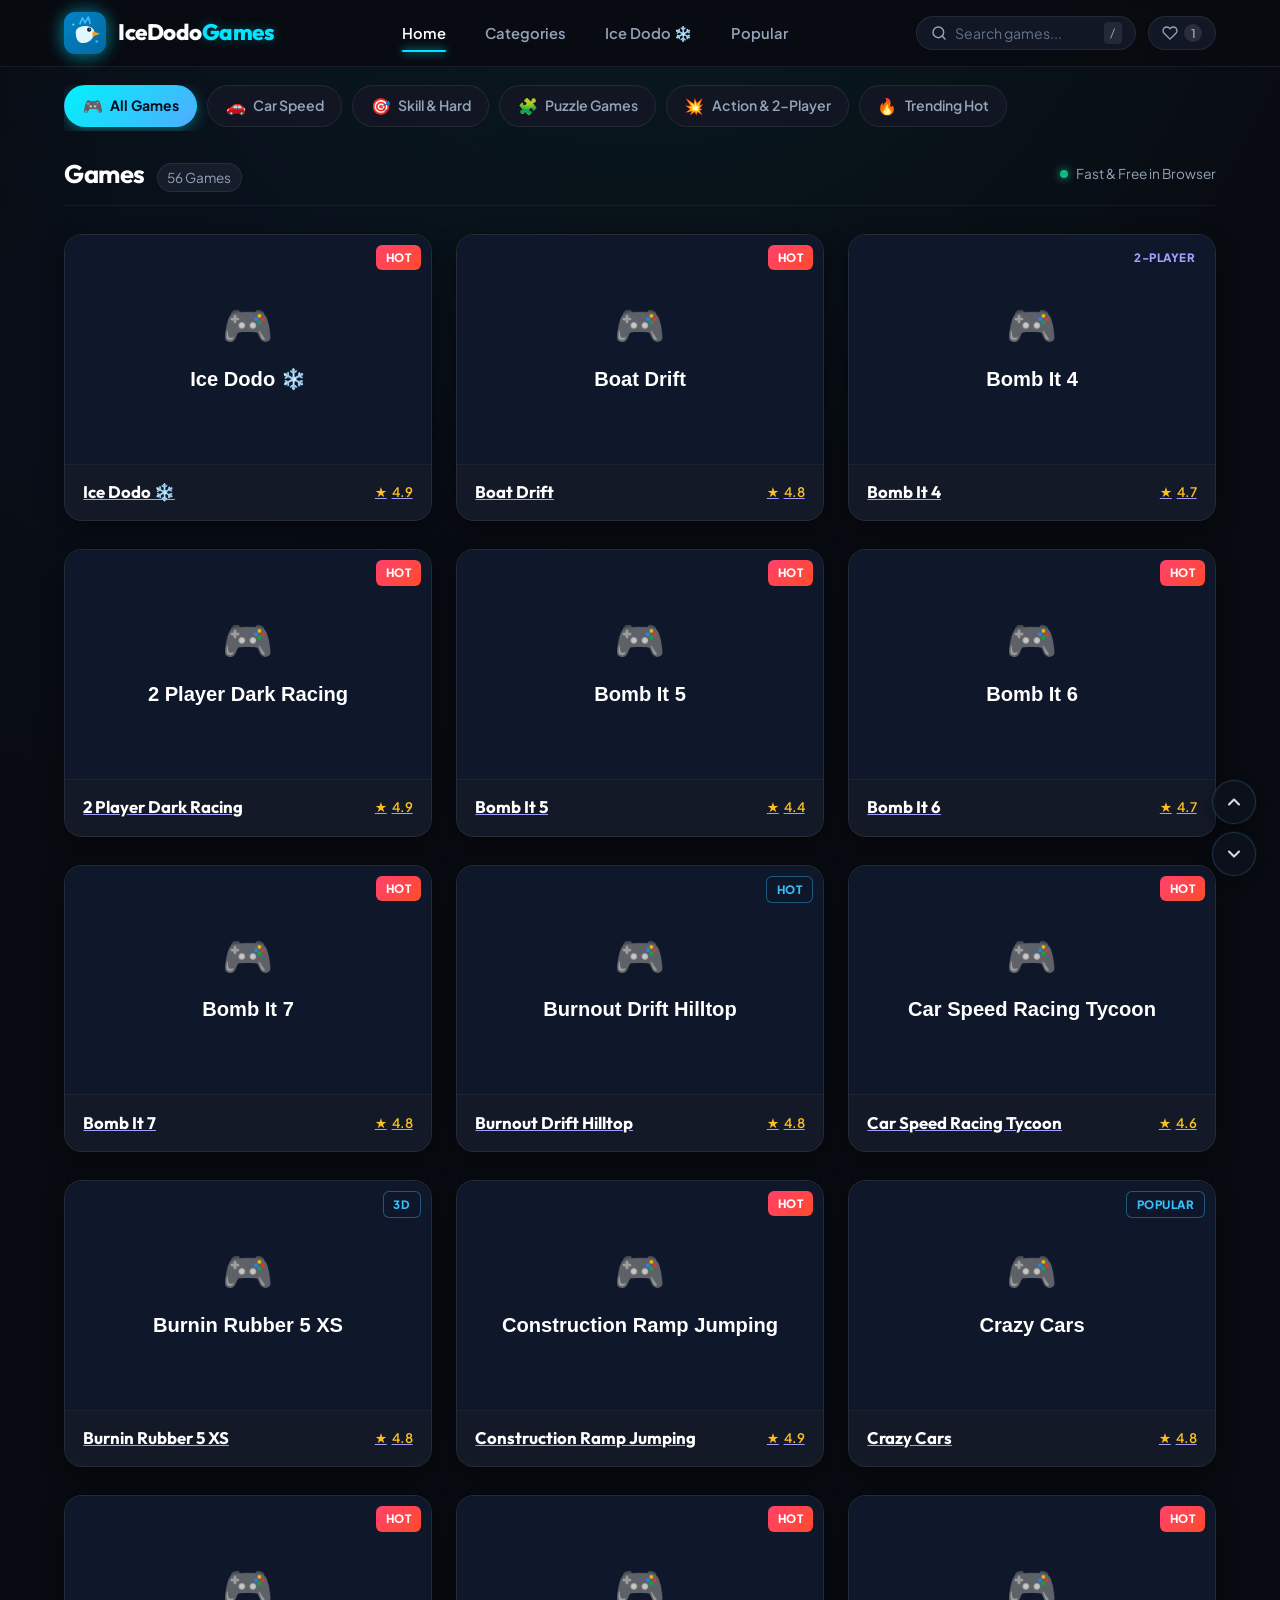
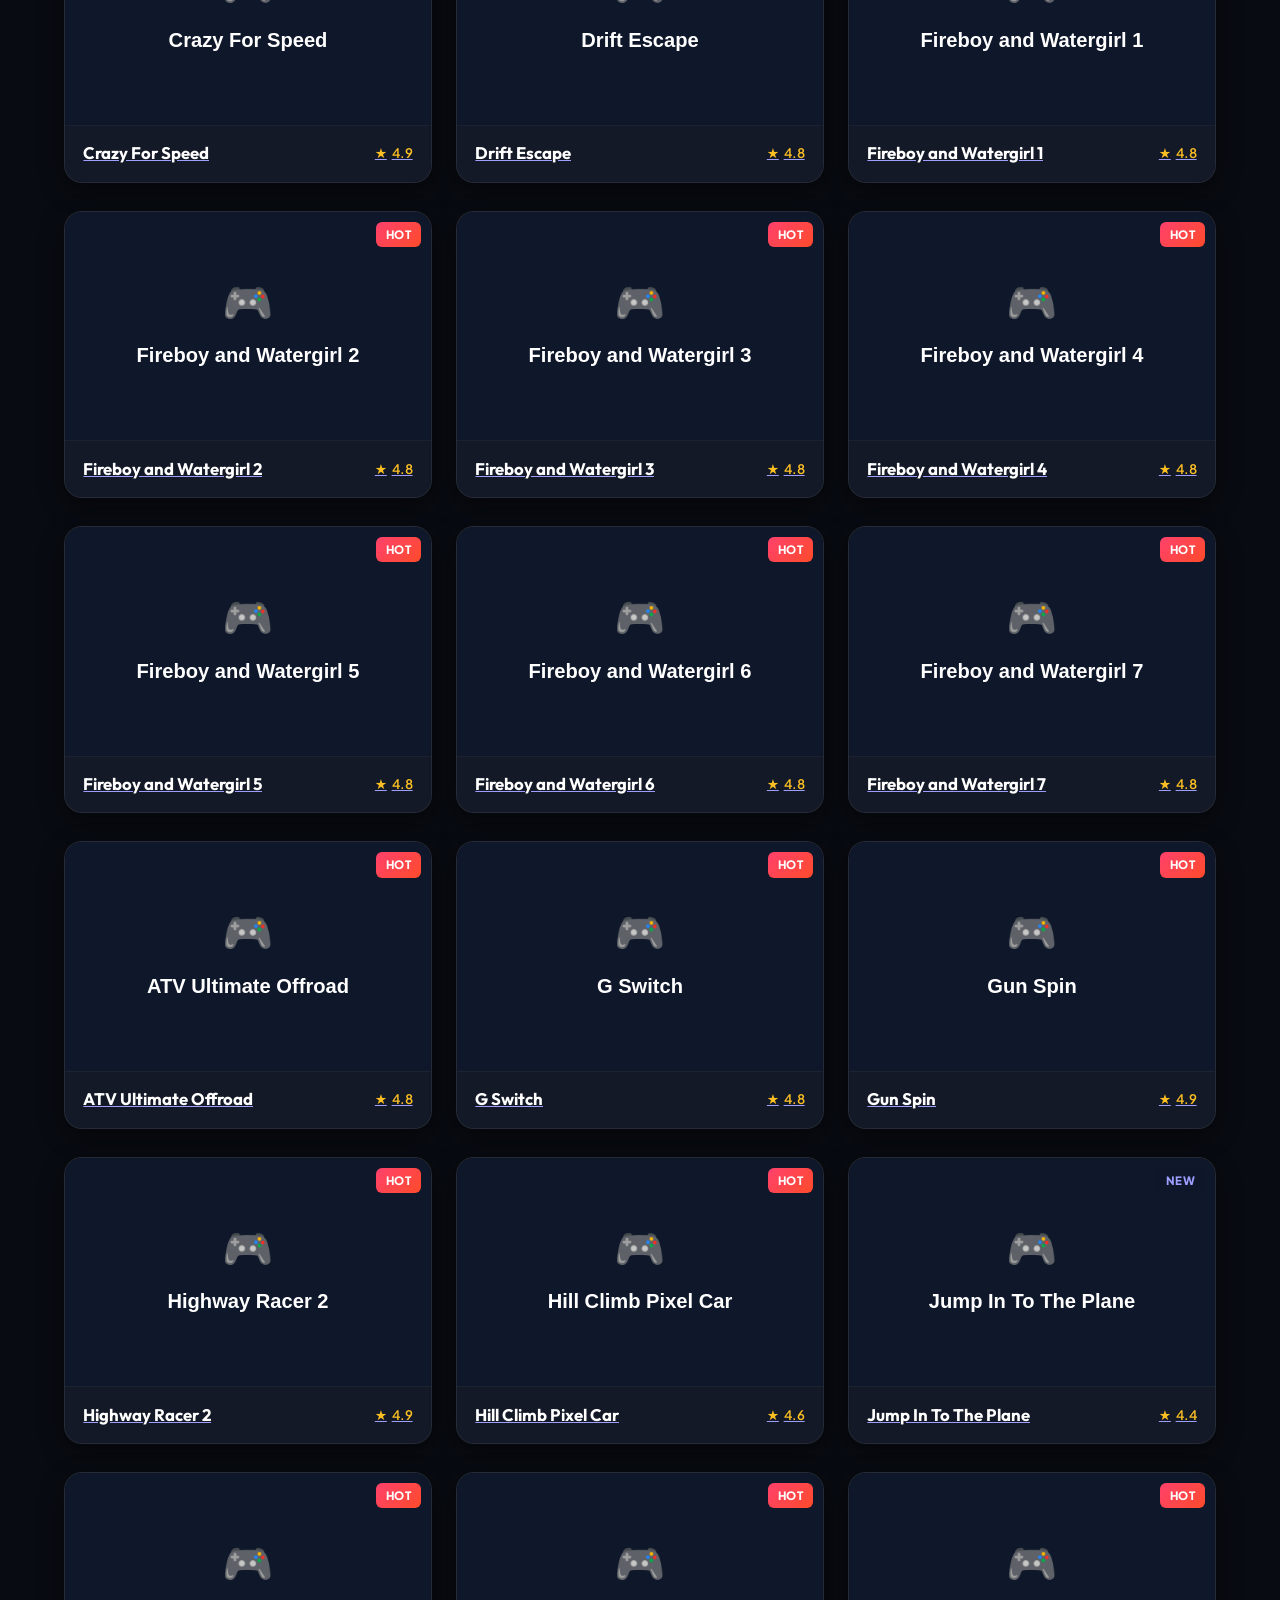
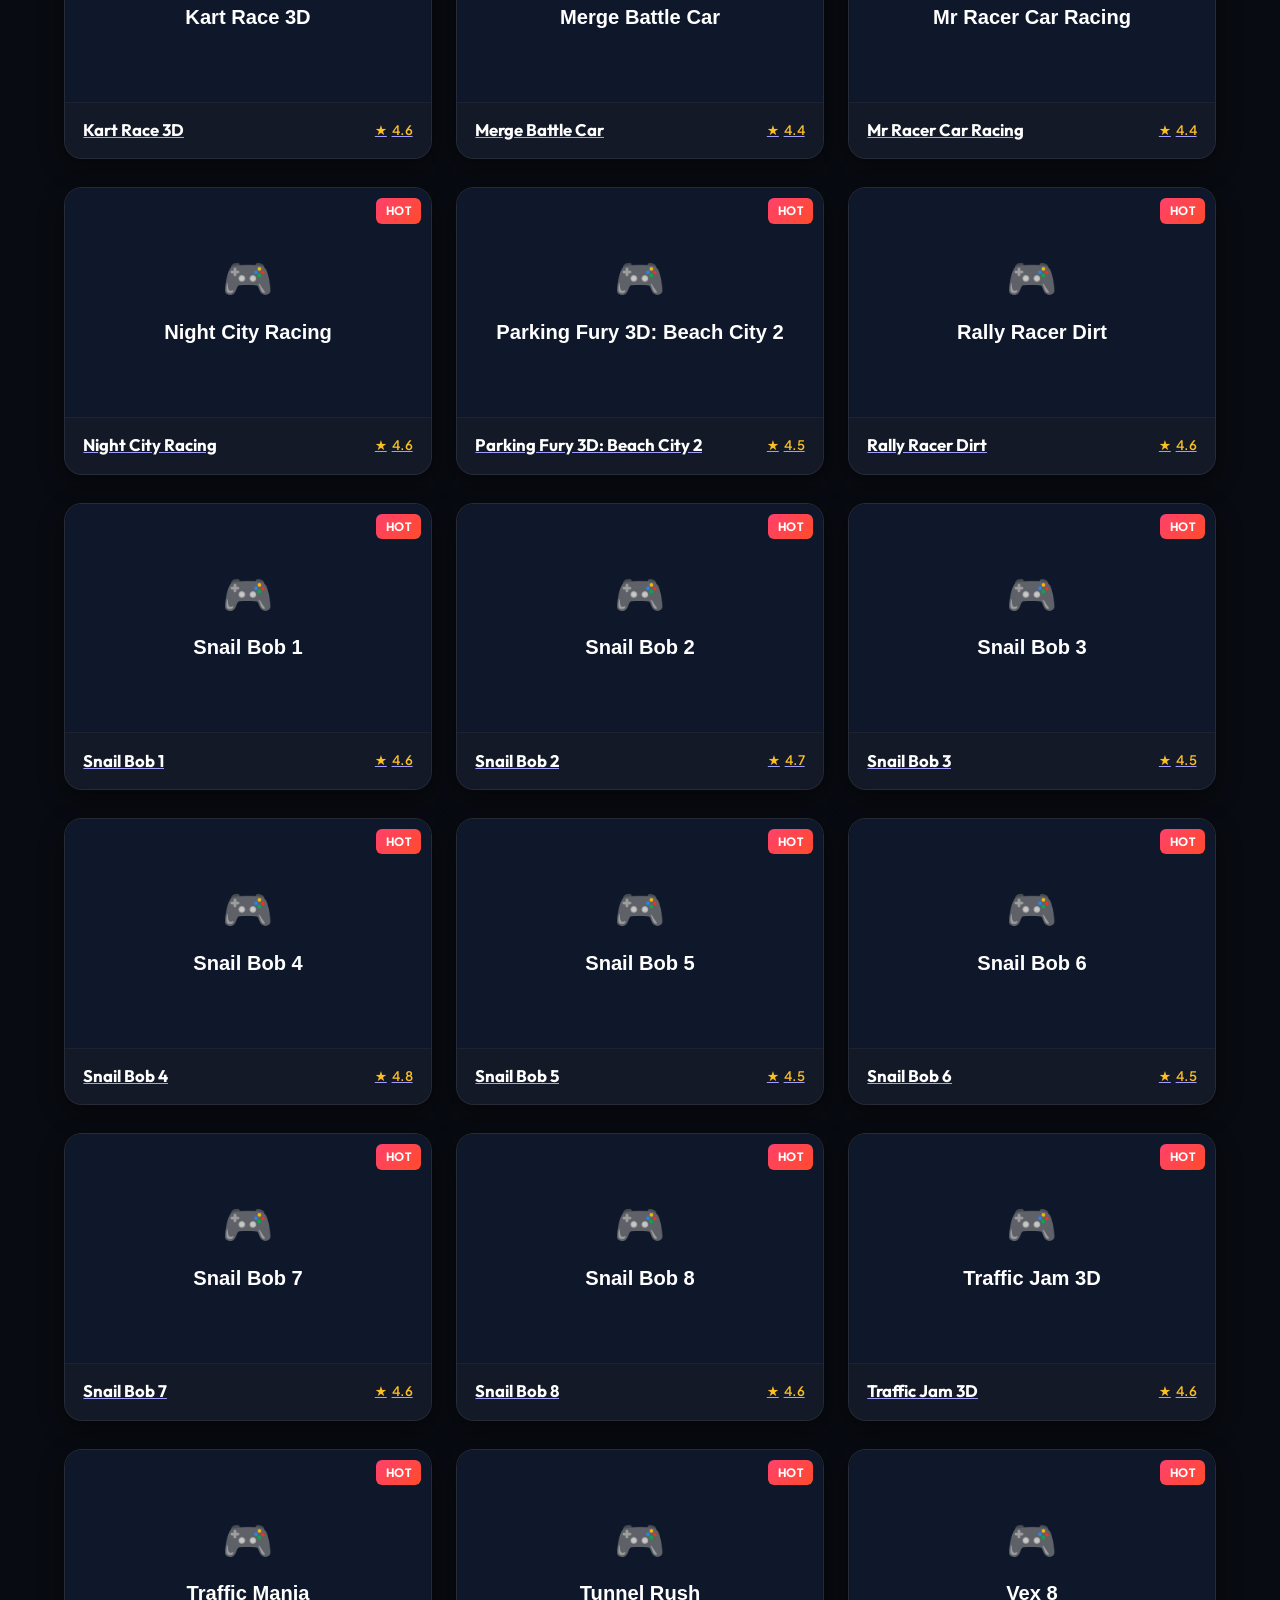
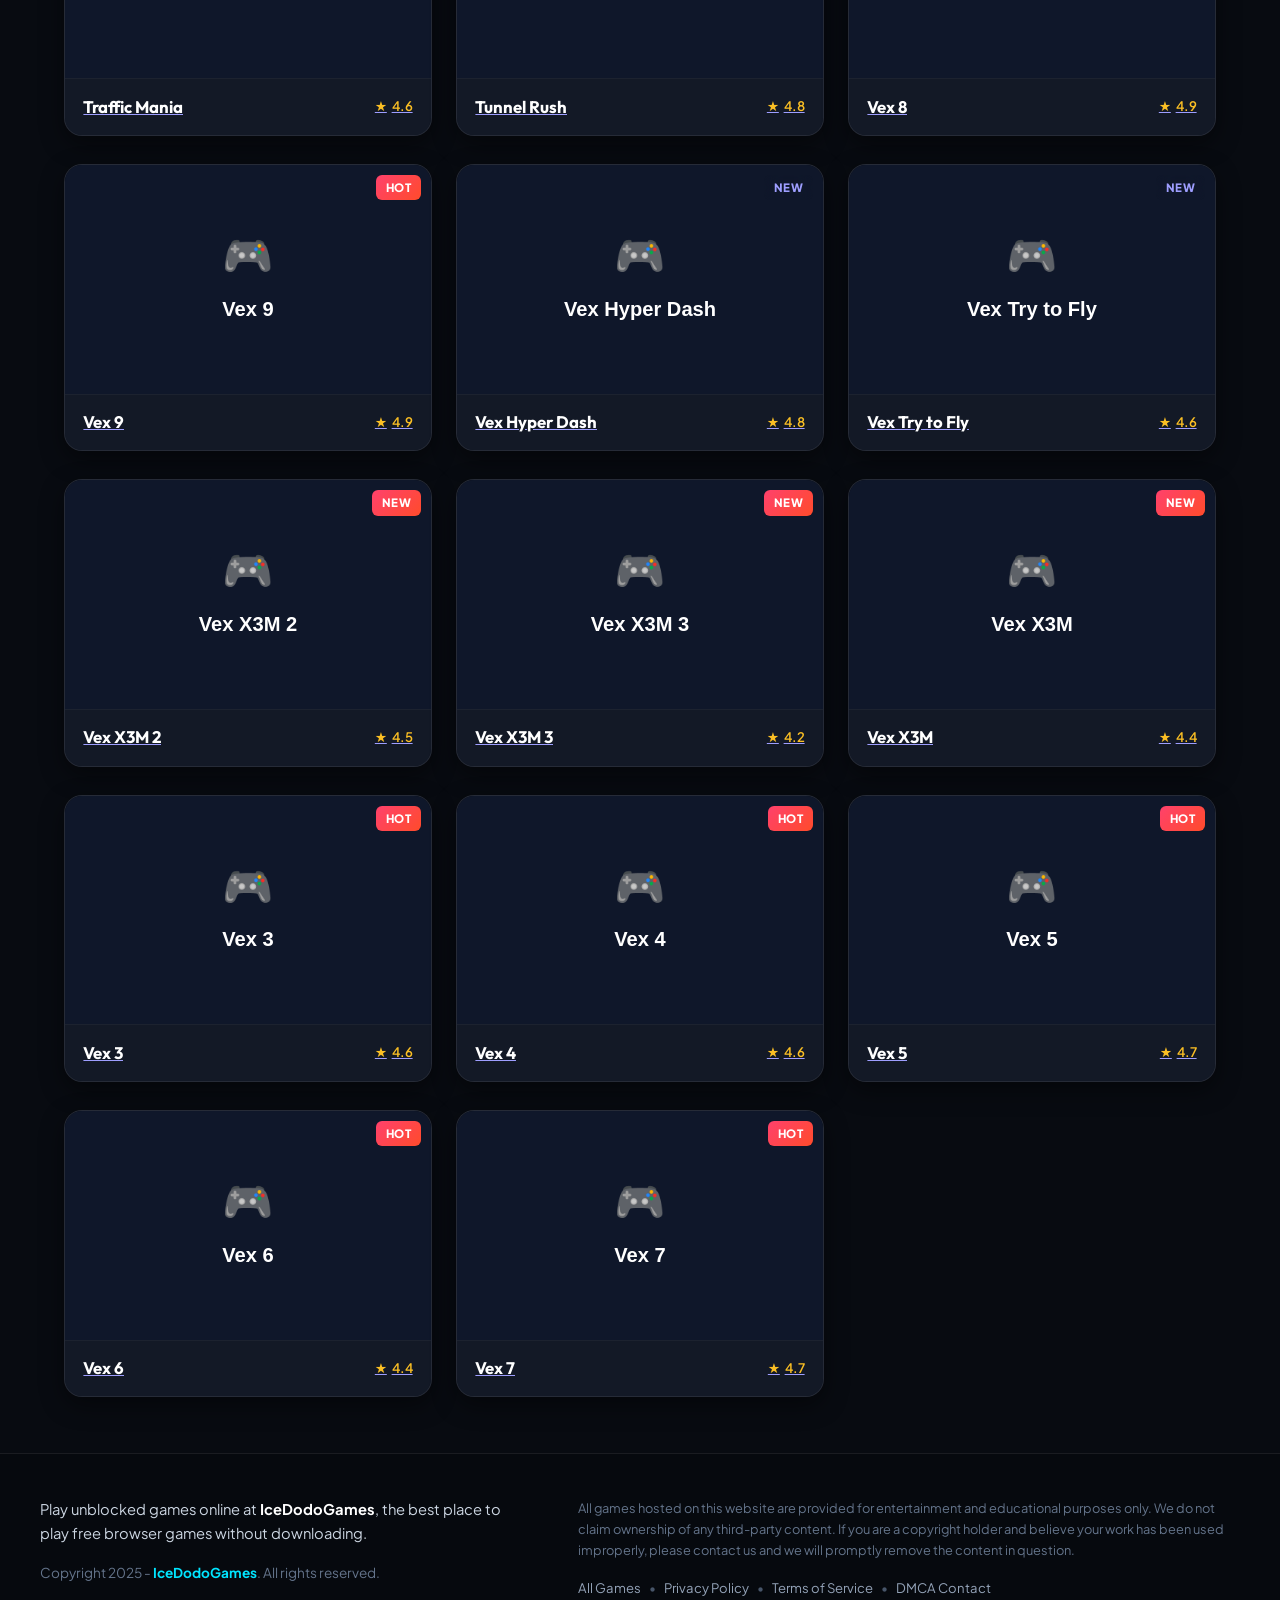
<file: index.html>
<!DOCTYPE html>
<html lang="en">

<head>
  <meta charset="UTF-8">
  <meta name="viewport" content="width=device-width, initial-scale=1.0">
  <title>Ice Dodo Games - Free Unblocked Games & Websites for School Chromebook</title>
  <meta name="description"
    content="Play the best free unblocked games at school on Chromebook! Ice Dodo Games is one of the top unblocked websites for school with no downloads or blocks. Fast, lag-free browser gaming.">
  <meta name="keywords"
    content="unblocked games, unbloked games, unblocked websites for school, unbloked websites for school chrome book, unblocked games for school chromebook, chromebook games unblocked, unblocked games at school, free unblocked games, unblocked games 76, unblocked games 66, unblocked games world, ice dodo games, games unblocked at school">
  <meta name="robots" content="index, follow, max-image-preview:large, max-snippet:-1, max-video-preview:-1">
  <link rel="canonical" href="https://icedodogame.github.io/">

  <!-- Open Graph / Facebook / Google Rich Preview -->
  <meta property="og:type" content="website">
  <meta property="og:site_name" content="Ice Dodo Games">
  <meta property="og:url" content="https://icedodogame.github.io/">
  <meta property="og:title" content="Ice Dodo Games - Free Unblocked Games & Websites for School Chromebook">
  <meta property="og:description"
    content="Play the best free unblocked games at school on Chromebook! Ice Dodo Games is one of the top unblocked websites for school with fast, free browser games and no downloads.">
  <meta property="og:image" content="https://icedodogame.github.io/og-image.jpg">
  <meta property="og:image:secure_url" content="https://icedodogame.github.io/og-image.jpg">
  <meta property="og:image:type" content="image/jpeg">
  <meta property="og:image:width" content="1280">
  <meta property="og:image:height" content="720">
  <meta property="og:image:alt" content="Ice Dodo Games - Free Unblocked Games for School on Chromebook">

  <!-- Twitter Card -->
  <meta name="twitter:card" content="summary_large_image">
  <meta name="twitter:title" content="Ice Dodo Games - Free Unblocked Games & Websites for School Chromebook">
  <meta name="twitter:description"
    content="Play the best free unblocked games at school on Chromebook! Ice Dodo Games is one of the top unblocked websites for school with fast, free browser games and no downloads.">
  <meta name="twitter:image" content="https://icedodogame.github.io/og-image.jpg">

  <!-- Google Search Image Thumbnail Link -->
  <link rel="image_src" href="https://icedodogame.github.io/og-image.jpg">

  <!-- Favicon -->
  <link rel="icon" type="image/svg+xml"
    href="data:image/svg+xml,<svg xmlns='http://www.w3.org/2000/svg' viewBox='0 0 100 100'><circle cx='50' cy='50' r='48' fill='%230b1329'/><path d='M30 45 C30 25, 70 25, 70 45 C70 65, 55 75, 40 75 C30 75, 30 55, 30 45 Z' fill='%2300f2fe'/><ellipse cx='42' cy='42' rx='5' ry='6' fill='%23081026'/><ellipse cx='43' cy='40' rx='2' ry='2' fill='%23ffffff'/><polygon points='45,45 68,52 48,58' fill='%23ff9900'/><polygon points='22,48 35,40 33,56' fill='%2338ef7d'/></svg>">

  <!-- Google Fonts -->
  <link rel="preconnect" href="https://fonts.googleapis.com">
  <link rel="preconnect" href="https://fonts.gstatic.com" crossorigin>
  <link
    href="https://fonts.googleapis.com/css2?family=Outfit:wght@400;500;600;700;800&family=Plus+Jakarta+Sans:wght@400;500;600;700&display=swap"
    rel="stylesheet">

  <link rel="stylesheet" href="style.css">

  <!-- Google Structured Data (JSON-LD) -->
  <script type="application/ld+json">
  {
    "@context": "https://schema.org",
    "@type": "WebSite",
    "name": "Ice Dodo Games",
    "url": "https://icedodogame.github.io/",
    "description": "Play the best free unblocked games at school on Chromebook. Ice Dodo Games is a premier unblocked website for school featuring fast, lag-free browser games without downloads.",
    "image": "https://icedodogame.github.io/og-image.jpg"
  }
  </script>
</head>

<body>

  <!-- Top Navigation Bar -->
  <header class="navbar" id="topNavbar">
    <div class="nav-container">

      <!-- Brand / Logo -->
      <a href="#" class="brand-logo" id="homeLogoBtn">
        <div class="logo-icon-wrapper">
          <svg class="logo-icon" viewBox="0 0 100 100" fill="none" xmlns="http://www.w3.org/2000/svg">
            <rect width="100" height="100" rx="26" fill="url(#logo-grad)" />
            <!-- Cute Frosty Dodo / Ice Runner Icon -->
            <path d="M28 48C28 30 68 28 72 46C74 56 64 74 46 74C32 74 28 62 28 48Z" fill="#E0F7FF" />
            <circle cx="60" cy="42" r="5" fill="#0F172A" />
            <circle cx="61.5" cy="40.5" r="1.5" fill="#FFFFFF" />
            <!-- Beak -->
            <path d="M68 46L86 52L68 59Z" fill="#FF9E00" />
            <!-- Crest/Ice crystal crown -->
            <path d="M38 28L44 14L50 26L58 12L62 27" stroke="#38BDF8" stroke-width="4" stroke-linecap="round"
              stroke-linejoin="round" />
            <!-- Frost Sparkles -->
            <circle cx="22" cy="30" r="2.5" fill="#7DD3FC" />
            <circle cx="78" cy="70" r="3" fill="#38BDF8" />
            <defs>
              <linearGradient id="logo-grad" x1="0" y1="0" x2="100" y2="100" gradientUnits="userSpaceOnUse">
                <stop stop-color="#0284C7" />
                <stop offset="1" stop-color="#0369A1" />
              </linearGradient>
            </defs>
          </svg>
          <div class="logo-frost-glow"></div>
        </div>
        <div class="brand-text-group">
          <span class="brand-name">IceDodo<span class="brand-highlight">Games</span></span>
        </div>
      </a>

      <!-- Center Nav Links -->
      <nav class="nav-links" id="mainNav">
        <a href="index.html" class="nav-link active" data-category="all">Home</a>
        <a href="category/" class="nav-link">Categories</a>
        <a href="play.html?id=ice-dodo" class="nav-link" id="navIceDodoBtn">Ice Dodo ❄️</a>
        <a href="category/hot/" class="nav-link" id="navTrendingBtn">Popular</a>
      </nav>

      <!-- Right Actions: Search Bar & Favorite Filter -->
      <div class="nav-right">
        <div class="search-container">
          <svg class="search-icon" viewBox="0 0 24 24" fill="none" stroke="currentColor" stroke-width="2.2"
            stroke-linecap="round" stroke-linejoin="round">
            <circle cx="11" cy="11" r="8"></circle>
            <line x1="21" y1="21" x2="16.65" y2="16.65"></line>
          </svg>
          <input type="text" id="searchInput" placeholder="Search games..." autocomplete="off" spellcheck="false">
          <button class="clear-search-btn" id="clearSearchBtn" title="Clear search"
            aria-label="Clear search">&times;</button>
          <span class="search-kbd-hint">/</span>
        </div>

        <button class="fav-filter-btn" id="favoritesToggleBtn" title="View Favorite Games" aria-label="Favorites">
          <svg class="fav-btn-icon" viewBox="0 0 24 24" fill="none" stroke="currentColor" stroke-width="2"
            stroke-linecap="round" stroke-linejoin="round">
            <path
              d="M20.84 4.61a5.5 5.5 0 0 0-7.78 0L12 5.67l-1.06-1.06a5.5 5.5 0 0 0-7.78 7.78l1.06 1.06L12 21.23l7.78-7.78 1.06-1.06a5.5 5.5 0 0 0 0-7.78z">
            </path>
          </svg>
          <span class="fav-count" id="favCountBadge">0</span>
        </button>
      </div>

    </div>
  </header>

  <!-- Category Filter Bar (Custom refinement) -->
  <section class="categories-bar" id="categories">
    <div class="categories-container">
      <div class="category-pills" id="categoryPills">
        <a href="index.html" class="pill active" data-category="all">
          <span class="pill-icon">🎮</span> All Games
        </a>
        <a href="category/Carspeed/" class="pill" data-category="Carspeed">
          <span class="pill-icon">🚗</span> Car Speed
        </a>
        <a href="category/skill/" class="pill" data-category="skill">
          <span class="pill-icon">🎯</span> Skill & Hard
        </a>
        <a href="category/puzzle/" class="pill" data-category="puzzle">
          <span class="pill-icon">🧩</span> Puzzle Games
        </a>
        <a href="category/action/" class="pill" data-category="action">
          <span class="pill-icon">💥</span> Action & 2-Player
        </a>
        <a href="category/hot/" class="pill" data-category="hot">
          <span class="pill-icon">🔥</span> Trending Hot
        </a>
      </div>
    </div>
  </section>

  <!-- Main Game Showcase Container -->
  <main class="main-content">
    <div class="content-container">

      <!-- Section Title Bar with Counter -->
      <div class="section-header">
        <div class="section-title-wrap">
          <h1 class="section-title" id="gamesSectionTitle">Games</h1>
          <span class="game-counter" id="gameCounter">56 Games</span>
        </div>
        <div class="section-view-filter">
          <span class="status-indicator"></span> Fast & Free in Browser
        </div>
      </div>

      <!-- Games Grid (Preserves the clean MacroloGames 3-column layout with premium modern touches) -->
      <div class="games-grid" id="gamesGrid">
        <!-- Rendered dynamically by app.js -->
      </div>

      <!-- Empty Search State -->
      <div class="empty-state" id="emptyState" style="display: none;">
        <div class="empty-state-icon">❄️</div>
        <h3>No games found</h3>
        <p>Try searching for different keywords or browse all available games.</p>
        <button class="btn-reset-filter" id="resetSearchBtn">Show All Games</button>
      </div>

    </div>
  </main>



  <!-- Footer (Closely matches the user's reference with enhanced typography and clean spacing) -->
  <footer class="site-footer" id="footer">
    <div class="footer-container">
      <div class="footer-left">
        <p class="footer-description">
          Play unblocked games online at <strong class="highlight-white">IceDodoGames</strong>, the best place to play
          free browser games without downloading.
        </p>
        <p class="footer-copyright">
          Copyright 2025 - <span class="highlight-cyan">IceDodoGames</span>. All rights reserved.
        </p>
      </div>
      <div class="footer-right">
        <p class="footer-disclaimer">
          All games hosted on this website are provided for entertainment and educational purposes only. We do not claim
          ownership of any third-party content. If you are a copyright holder and believe your work has been used
          improperly, please contact us and we will promptly remove the content in question.
        </p>
        <div class="footer-meta-links">
          <a href="index.html">All Games</a> &bull;
          <a href="privacy-policy/">Privacy Policy</a> &bull;
          <a href="terms/">Terms of Service</a> &bull;
          <a href="dmca/">DMCA Contact</a>
        </div>
      </div>
    </div>
  </footer>

  <!-- Scroll To Top / Bottom Buttons -->
  <div class="scroll-controls" id="scrollControls" aria-label="Scroll navigation">
    <button class="scroll-btn scroll-btn-up" id="scrollUpBtn" title="Scroll to top" aria-label="Scroll to top"
      onclick="window.scrollTo({top: 0, behavior: 'smooth'})">
      <svg viewBox="0 0 24 24" width="20" height="20" fill="none" stroke="currentColor" stroke-width="2.5"
        stroke-linecap="round" stroke-linejoin="round">
        <polyline points="18 15 12 9 6 15"></polyline>
      </svg>
    </button>
    <button class="scroll-btn scroll-btn-down" id="scrollDownBtn" title="Scroll to bottom" aria-label="Scroll to bottom"
      onclick="window.scrollTo({top: document.documentElement.scrollHeight, behavior: 'smooth'})">
      <svg viewBox="0 0 24 24" width="20" height="20" fill="none" stroke="currentColor" stroke-width="2.5"
        stroke-linecap="round" stroke-linejoin="round">
        <polyline points="6 9 12 15 18 9"></polyline>
      </svg>
    </button>
  </div>

  <!-- Scripts -->
  <script src="games-data.js"></script>
  <script src="app.js"></script>
</body>

</html>
</file>
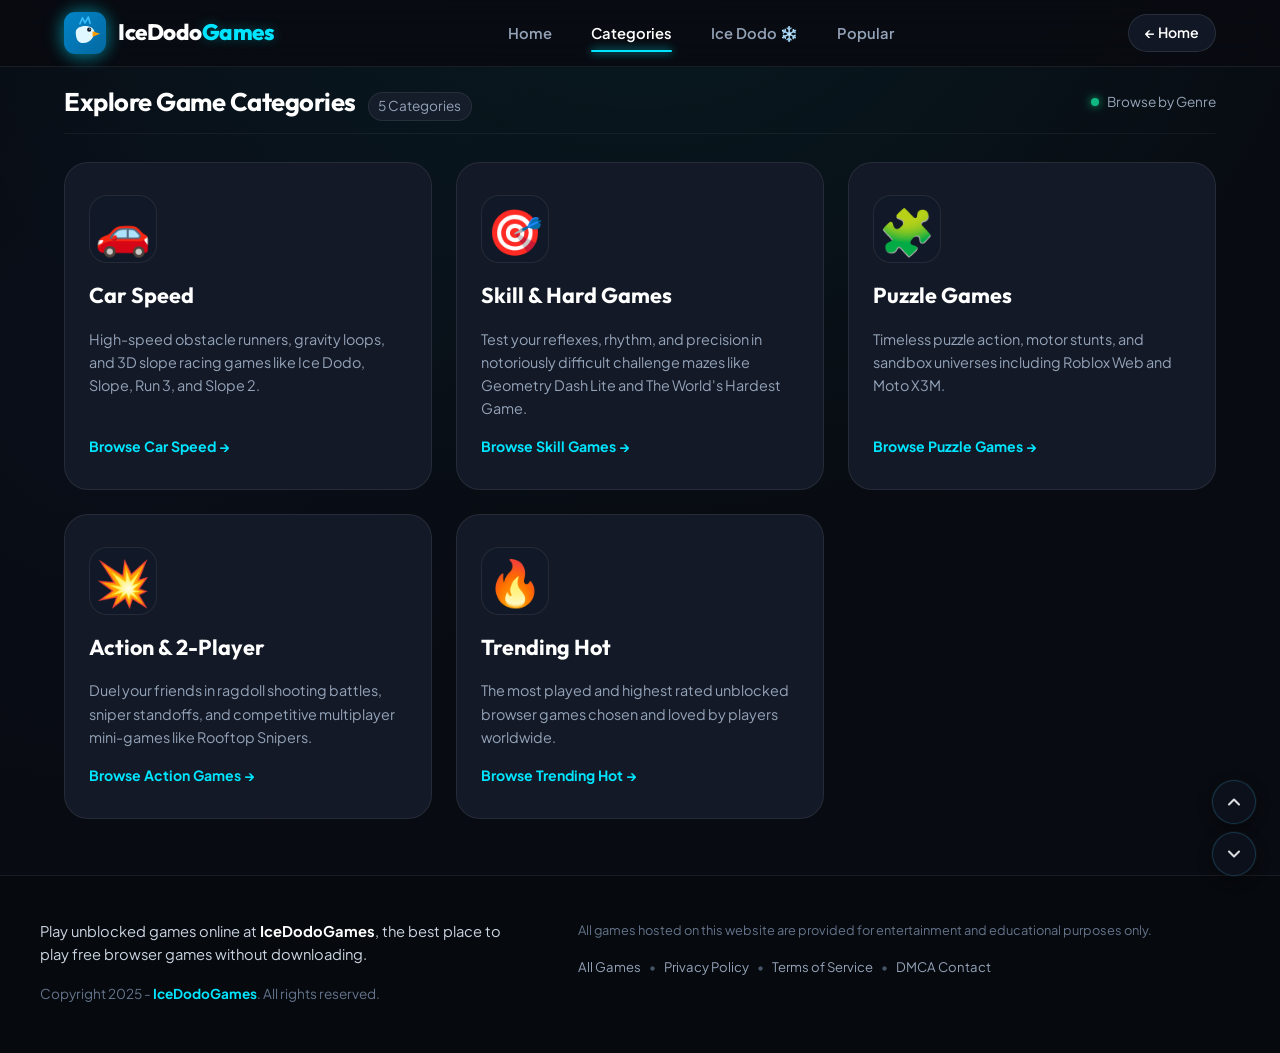
<file: category/index.html>
<!DOCTYPE html>
<html lang="en">

<head>
  <meta charset="UTF-8">
  <meta name="viewport" content="width=device-width, initial-scale=1.0">
  <title>Unblocked Games Categories - Websites for School Chromebook | Ice Dodo Games</title>
  <meta name="description"
    content="Browse the best unblocked games categories at Ice Dodo Games, one of the top unblocked websites for school on Chromebook. Play free Car Speed, Skill, Action, and Puzzle games without blocks.">
  <meta name="keywords" content="unblocked games, unbloked games, unblocked websites for school, unbloked websites for school chrome book, unblocked games for school chromebook, chromebook games unblocked, unblocked games categories">
  <meta name="robots" content="index, follow, max-image-preview:large, max-snippet:-1, max-video-preview:-1">
  <link rel="canonical" href="https://icedodogame.github.io/category/">

  <!-- Open Graph / Google Search Preview -->
  <meta property="og:type" content="website">
  <meta property="og:site_name" content="Ice Dodo Games">
  <meta property="og:url" content="https://icedodogame.github.io/category/">
  <meta property="og:title" content="Game Categories - Ice Dodo Games">
  <meta property="og:description" content="Browse all game categories at Ice Dodo Games. Choose from Car Speed, Skill & Hard, Puzzle Games, Action, and Trending Hot games.">
  <meta property="og:image" content="https://icedodogame.github.io/og-image.jpg">
  <meta property="og:image:secure_url" content="https://icedodogame.github.io/og-image.jpg">
  <meta property="og:image:width" content="1280">
  <meta property="og:image:height" content="720">

  <!-- Twitter Card -->
  <meta name="twitter:card" content="summary_large_image">
  <meta name="twitter:title" content="Game Categories - Ice Dodo Games">
  <meta name="twitter:description" content="Browse all game categories at Ice Dodo Games. Choose from Car Speed, Skill & Hard, Puzzle Games, Action, and Trending Hot games.">
  <meta name="twitter:image" content="https://icedodogame.github.io/og-image.jpg">

  <link rel="image_src" href="https://icedodogame.github.io/og-image.jpg">

  <!-- Favicon -->
  <link rel="icon" type="image/svg+xml"
    href="data:image/svg+xml,<svg xmlns='http://www.w3.org/2000/svg' viewBox='0 0 100 100'><circle cx='50' cy='50' r='48' fill='%230b1329'/><path d='M30 45 C30 25, 70 25, 70 45 C70 65, 55 75, 40 75 C30 75, 30 55, 30 45 Z' fill='%2300f2fe'/><ellipse cx='42' cy='42' rx='5' ry='6' fill='%23081026'/><ellipse cx='43' cy='40' rx='2' ry='2' fill='%23ffffff'/><polygon points='45,45 68,52 48,58' fill='%23ff9900'/><polygon points='22,48 35,40 33,56' fill='%2338ef7d'/></svg>">

  <!-- Google Fonts -->
  <link rel="preconnect" href="https://fonts.googleapis.com">
  <link rel="preconnect" href="https://fonts.gstatic.com" crossorigin>
  <link
    href="https://fonts.googleapis.com/css2?family=Outfit:wght@400;500;600;700;800&family=Plus+Jakarta+Sans:wght@400;500;600;700&display=swap"
    rel="stylesheet">

  <link rel="stylesheet" href="../style.css">
  <style>
    .categories-hub-grid {
      display: grid;
      grid-template-columns: repeat(auto-fit, minmax(280px, 1fr));
      gap: 1.5rem;
      margin-top: 1.5rem;
    }

    .cat-hub-card {
      background: var(--bg-card);
      border: 1px solid var(--border-subtle);
      border-radius: var(--radius-xl);
      padding: 2rem 1.5rem;
      display: flex;
      flex-direction: column;
      align-items: flex-start;
      gap: 1rem;
      text-decoration: none;
      color: inherit;
      transition: transform var(--transition-normal), border-color var(--transition-normal), box-shadow var(--transition-normal);
      position: relative;
      overflow: hidden;
    }

    .cat-hub-card:hover {
      transform: translateY(-6px);
      border-color: rgba(0, 229, 255, 0.45);
      box-shadow: 0 16px 36px rgba(0, 0, 0, 0.6), 0 0 24px var(--accent-cyan-glow);
    }

    .cat-hub-icon {
      font-size: 2.8rem;
      background: #111827;
      border: 1px solid rgba(255, 255, 255, 0.08);
      width: 68px;
      height: 68px;
      border-radius: var(--radius-lg);
      display: flex;
      align-items: center;
      justify-content: center;
    }

    .cat-hub-title {
      font-family: var(--font-heading);
      font-size: 1.35rem;
      font-weight: 700;
      color: #fff;
    }

    .cat-hub-desc {
      font-size: 0.9rem;
      color: var(--text-muted);
      line-height: 1.6;
    }

    .cat-hub-link-text {
      font-size: 0.88rem;
      font-weight: 700;
      color: var(--accent-cyan);
      display: flex;
      align-items: center;
      gap: 0.4rem;
      margin-top: auto;
    }
  </style>
</head>

<body data-base-path="../" data-page-category="all">

  <!-- Top Navigation Bar -->
  <header class="navbar" id="topNavbar">
    <div class="nav-container">

      <!-- Brand / Logo -->
      <a href="../index.html" class="brand-logo" id="homeLogoBtn">
        <div class="logo-icon-wrapper">
          <svg class="logo-icon" viewBox="0 0 100 100" fill="none" xmlns="http://www.w3.org/2000/svg">
            <rect width="100" height="100" rx="26" fill="url(#logo-grad)" />
            <path d="M28 48C28 30 68 28 72 46C74 56 64 74 46 74C32 74 28 62 28 48Z" fill="#E0F7FF" />
            <circle cx="60" cy="42" r="5" fill="#0F172A" />
            <circle cx="61.5" cy="40.5" r="1.5" fill="#FFFFFF" />
            <path d="M68 46L86 52L68 59Z" fill="#FF9E00" />
            <path d="M38 28L44 14L50 26L58 12L62 27" stroke="#38BDF8" stroke-width="4" stroke-linecap="round"
              stroke-linejoin="round" />
            <defs>
              <linearGradient id="logo-grad" x1="0" y1="0" x2="100" y2="100" gradientUnits="userSpaceOnUse">
                <stop stop-color="#0284C7" />
                <stop offset="1" stop-color="#0369A1" />
              </linearGradient>
            </defs>
          </svg>
          <div class="logo-frost-glow"></div>
        </div>
        <div class="brand-text-group">
          <span class="brand-name">IceDodo<span class="brand-highlight">Games</span></span>
        </div>
      </a>

      <!-- Center Nav Links -->
      <nav class="nav-links" id="mainNav">
        <a href="../index.html" class="nav-link">Home</a>
        <a href="index.html" class="nav-link active">Categories</a>
        <a href="../play.html?id=ice-dodo" class="nav-link" id="navIceDodoBtn">Ice Dodo ❄️</a>
        <a href="hot/" class="nav-link">Popular</a>
      </nav>

      <div class="nav-right">
        <a href="../index.html" class="btn-back-home"
          style="display:inline-flex; align-items:center; gap:0.4rem; padding:0.45rem 1rem; border-radius:999px; background:#111724; border:1px solid rgba(255,255,255,0.1); color:#fff; text-decoration:none; font-size:0.88rem; font-weight:600;">
          <span>← Home</span>
        </a>
      </div>

    </div>
  </header>

  <!-- Categories Hub Content -->
  <main class="main-content">
    <div class="content-container">

      <div class="section-header">
        <div class="section-title-wrap">
          <h1 class="section-title">Explore Game Categories</h1>
          <span class="game-counter">5 Categories</span>
        </div>
        <div class="section-view-filter">
          <span class="status-indicator"></span> Browse by Genre
        </div>
      </div>

      <div class="categories-hub-grid">

        <a href="Carspeed/" class="cat-hub-card">
          <div class="cat-hub-icon">🚗</div>
          <h2 class="cat-hub-title">Car Speed</h2>
          <p class="cat-hub-desc">High-speed obstacle runners, gravity loops, and 3D slope racing games like Ice Dodo,
            Slope, Run 3, and Slope 2.</p>
          <div class="cat-hub-link-text">Browse Car Speed →</div>
        </a>

        <a href="skill/" class="cat-hub-card">
          <div class="cat-hub-icon">🎯</div>
          <h2 class="cat-hub-title">Skill & Hard Games</h2>
          <p class="cat-hub-desc">Test your reflexes, rhythm, and precision in notoriously difficult challenge mazes
            like Geometry Dash Lite and The World's Hardest Game.</p>
          <div class="cat-hub-link-text">Browse Skill Games →</div>
        </a>

        <a href="puzzle/" class="cat-hub-card">
          <div class="cat-hub-icon">🧩</div>
          <h2 class="cat-hub-title">Puzzle Games</h2>
          <p class="cat-hub-desc">Timeless puzzle action, motor stunts, and sandbox universes including Roblox Web and
            Moto X3M.</p>
          <div class="cat-hub-link-text">Browse Puzzle Games →</div>
        </a>

        <a href="action/" class="cat-hub-card">
          <div class="cat-hub-icon">💥</div>
          <h2 class="cat-hub-title">Action & 2-Player</h2>
          <p class="cat-hub-desc">Duel your friends in ragdoll shooting battles, sniper standoffs, and competitive
            multiplayer mini-games like Rooftop Snipers.</p>
          <div class="cat-hub-link-text">Browse Action Games →</div>
        </a>

        <a href="hot/" class="cat-hub-card">
          <div class="cat-hub-icon">🔥</div>
          <h2 class="cat-hub-title">Trending Hot</h2>
          <p class="cat-hub-desc">The most played and highest rated unblocked browser games chosen and loved by players
            worldwide.</p>
          <div class="cat-hub-link-text">Browse Trending Hot →</div>
        </a>

      </div>

    </div>
  </main>

  <!-- Footer -->
  <footer class="site-footer" id="footer">
    <div class="footer-container">
      <div class="footer-left">
        <p class="footer-description">
          Play unblocked games online at <strong class="highlight-white">IceDodoGames</strong>, the best place to play
          free browser games without downloading.
        </p>
        <p class="footer-copyright">
          Copyright 2025 - <span class="highlight-cyan">IceDodoGames</span>. All rights reserved.
        </p>
      </div>
      <div class="footer-right">
        <p class="footer-disclaimer">
          All games hosted on this website are provided for entertainment and educational purposes only.
        </p>
        <div class="footer-meta-links">
          <a href="../index.html">All Games</a> &bull;
          <a href="../privacy-policy/">Privacy Policy</a> &bull;
          <a href="../terms/">Terms of Service</a> &bull;
          <a href="../dmca/">DMCA Contact</a>
        </div>
      </div>
    </div>
  </footer>

  <!-- Scroll To Top / Bottom Buttons -->
  <div class="scroll-controls" id="scrollControls" aria-label="Scroll navigation">
    <button class="scroll-btn scroll-btn-up" id="scrollUpBtn" title="Scroll to top" aria-label="Scroll to top" onclick="window.scrollTo({top: 0, behavior: 'smooth'})">
      <svg viewBox="0 0 24 24" width="20" height="20" fill="none" stroke="currentColor" stroke-width="2.5" stroke-linecap="round" stroke-linejoin="round">
        <polyline points="18 15 12 9 6 15"></polyline>
      </svg>
    </button>
    <button class="scroll-btn scroll-btn-down" id="scrollDownBtn" title="Scroll to bottom" aria-label="Scroll to bottom" onclick="window.scrollTo({top: document.documentElement.scrollHeight, behavior: 'smooth'})">
      <svg viewBox="0 0 24 24" width="20" height="20" fill="none" stroke="currentColor" stroke-width="2.5" stroke-linecap="round" stroke-linejoin="round">
        <polyline points="6 9 12 15 18 9"></polyline>
      </svg>
    </button>
  </div>

</body>

</html>
</file>
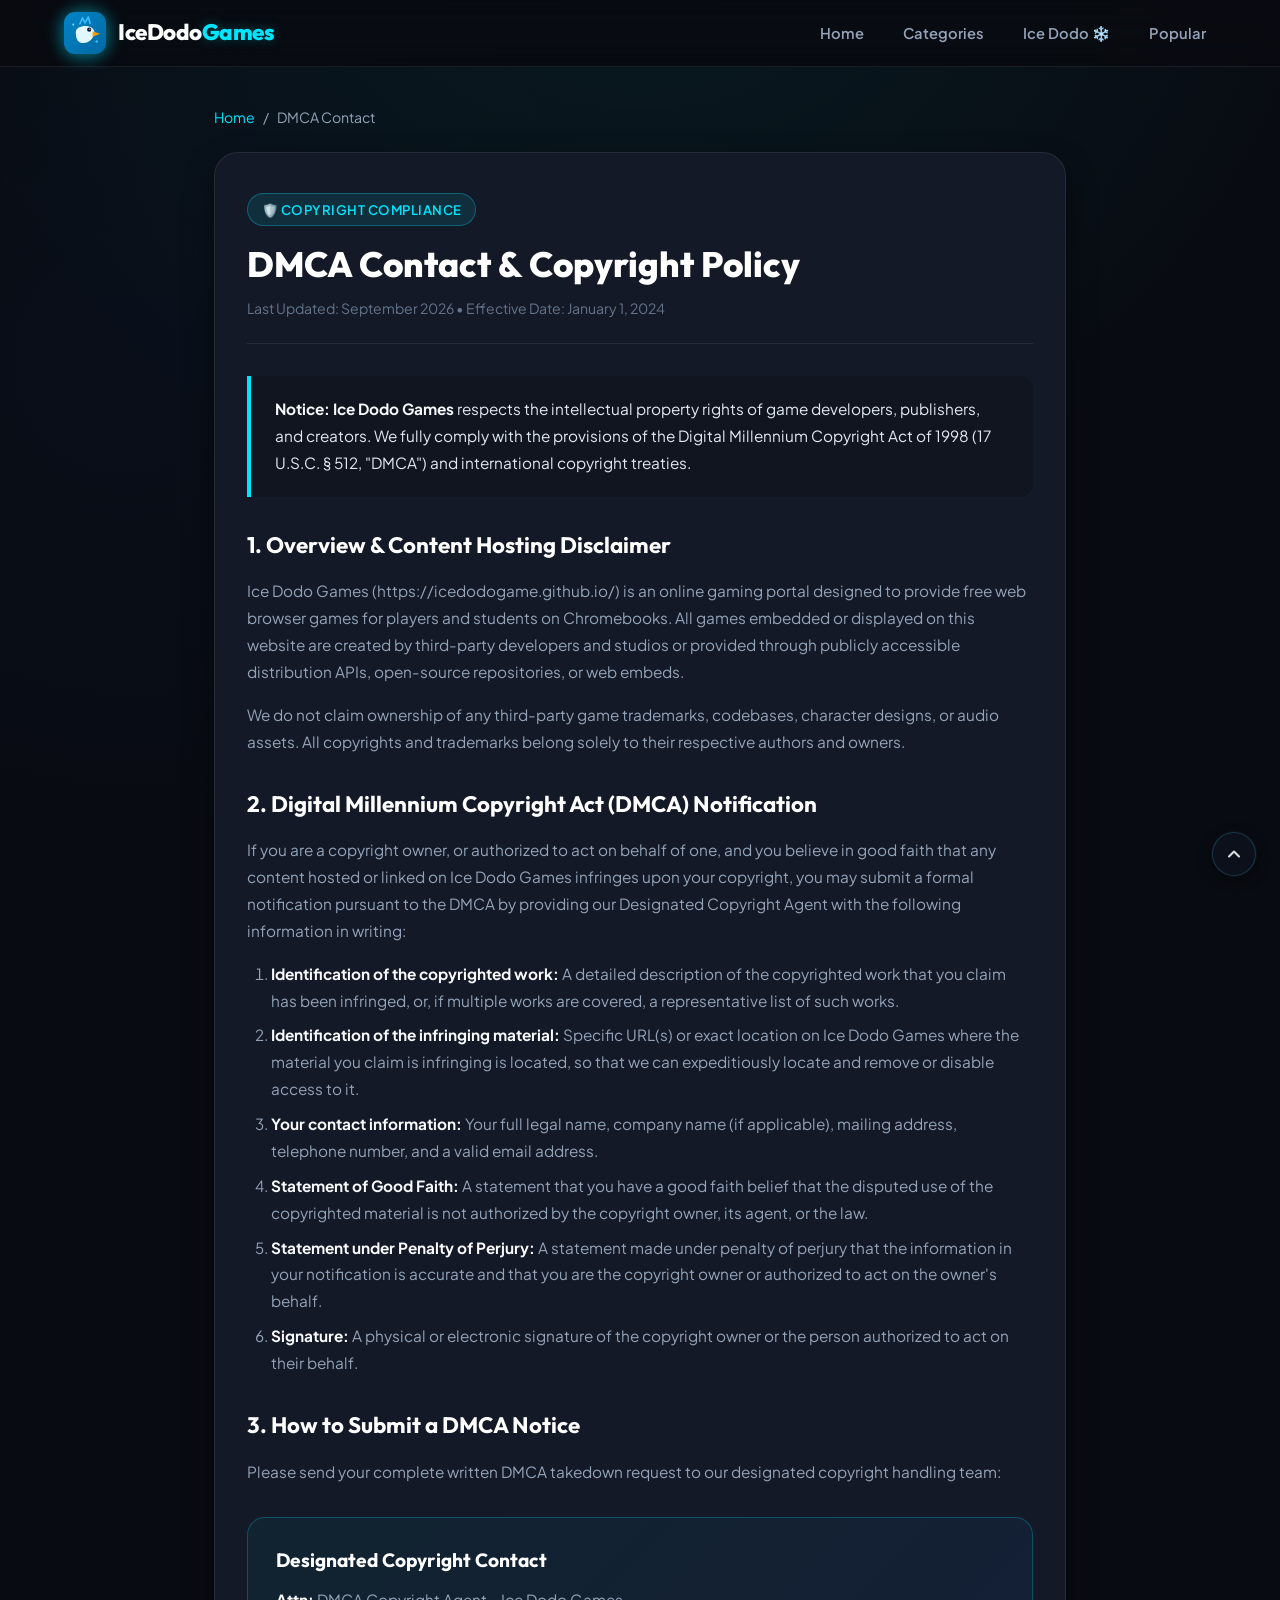
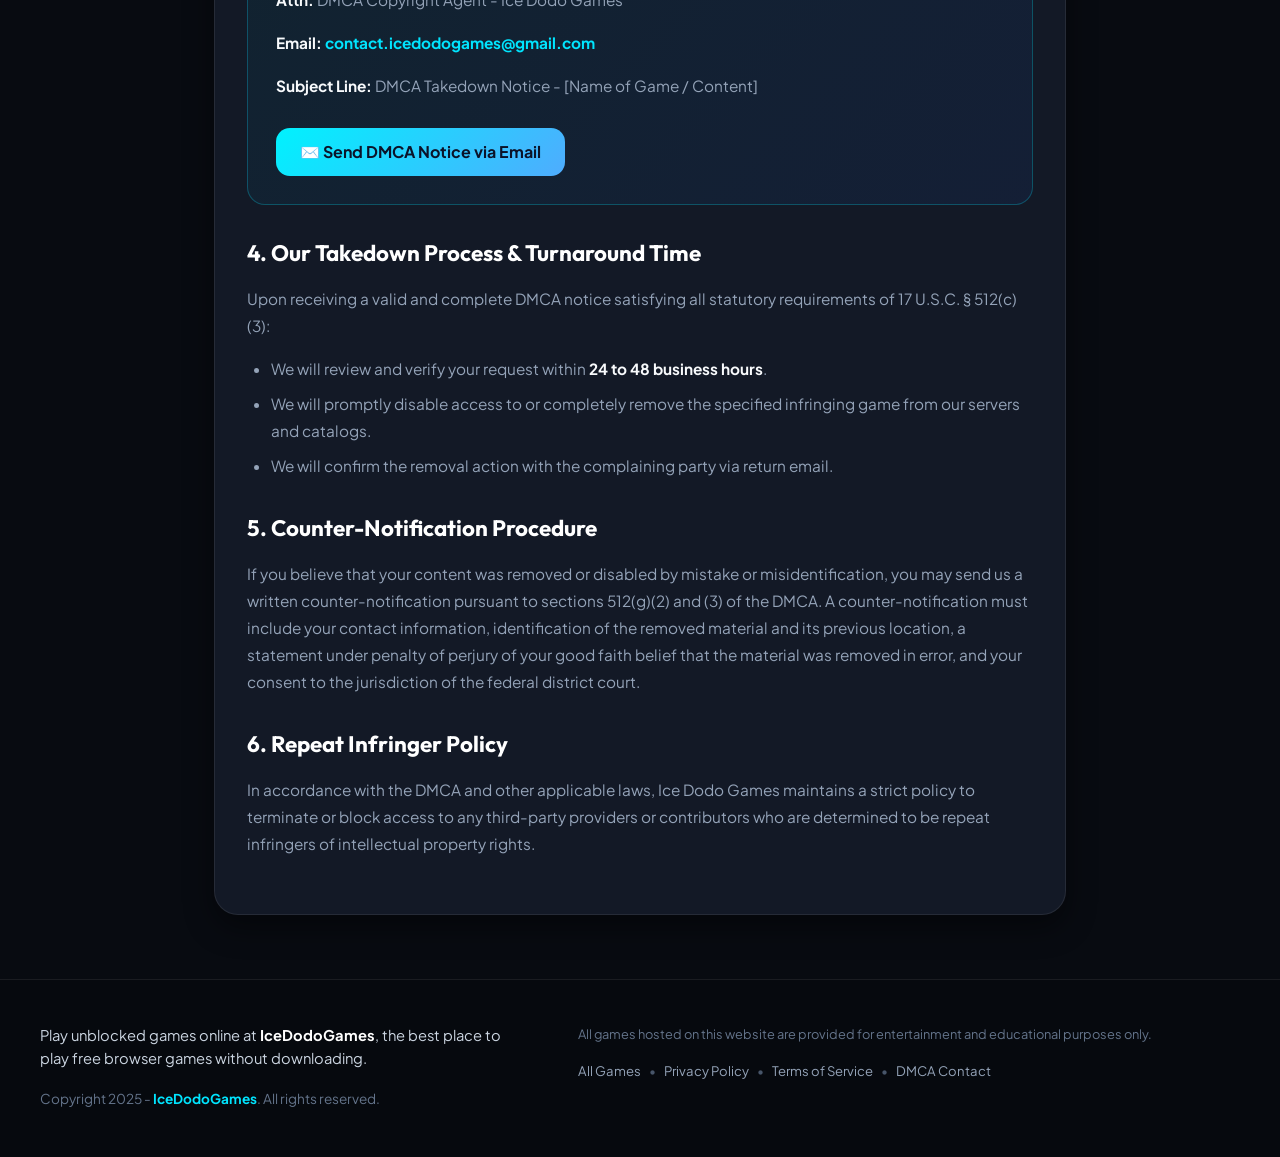
<file: dmca/index.html>
<!DOCTYPE html>
<html lang="en">

<head>
  <meta charset="UTF-8">
  <meta name="viewport" content="width=device-width, initial-scale=1.0">
  <title>DMCA Contact & Copyright Policy - Ice Dodo Games</title>
  <meta name="description"
    content="Ice Dodo Games DMCA Contact & Copyright Policy. Learn how to submit a Digital Millennium Copyright Act (DMCA) notice or counter-notification for content hosted on our unblocked games portal.">
  <meta name="keywords"
    content="dmca contact, copyright policy, ice dodo games dmca, unblocked games copyright, dmca takedown, intellectual property">
  <meta name="robots" content="index, follow, max-image-preview:large, max-snippet:-1, max-video-preview:-1">
  <link rel="canonical" href="https://icedodogame.github.io/dmca/">

  <!-- Open Graph / Facebook / Google Rich Preview -->
  <meta property="og:type" content="website">
  <meta property="og:site_name" content="Ice Dodo Games">
  <meta property="og:url" content="https://icedodogame.github.io/dmca/">
  <meta property="og:title" content="DMCA Contact & Copyright Policy - Ice Dodo Games">
  <meta property="og:description"
    content="Ice Dodo Games DMCA & Copyright Policy. Find our designated copyright agent contact details and takedown procedure.">
  <meta property="og:image" content="https://icedodogame.github.io/og-image.jpg">
  <meta property="og:image:secure_url" content="https://icedodogame.github.io/og-image.jpg">
  <meta property="og:image:width" content="1280">
  <meta property="og:image:height" content="720">

  <!-- Twitter Card -->
  <meta name="twitter:card" content="summary_large_image">
  <meta name="twitter:title" content="DMCA Contact & Copyright Policy - Ice Dodo Games">
  <meta name="twitter:description"
    content="Submit DMCA copyright notices or counter-notifications to the Ice Dodo Games administration team.">
  <meta name="twitter:image" content="https://icedodogame.github.io/og-image.jpg">

  <!-- Favicon -->
  <link rel="icon" type="image/svg+xml"
    href="data:image/svg+xml,<svg xmlns='http://www.w3.org/2000/svg' viewBox='0 0 100 100'><circle cx='50' cy='50' r='48' fill='%230b1329'/><path d='M30 45 C30 25, 70 25, 70 45 C70 65, 55 75, 40 75 C30 75, 30 55, 30 45 Z' fill='%2300f2fe'/><ellipse cx='42' cy='42' rx='5' ry='6' fill='%23081026'/><ellipse cx='43' cy='40' rx='2' ry='2' fill='%23ffffff'/><polygon points='45,45 68,52 48,58' fill='%23ff9900'/><polygon points='22,48 35,40 33,56' fill='%2338ef7d'/></svg>">

  <!-- Google Fonts -->
  <link rel="preconnect" href="https://fonts.googleapis.com">
  <link rel="preconnect" href="https://fonts.gstatic.com" crossorigin>
  <link
    href="https://fonts.googleapis.com/css2?family=Outfit:wght@400;500;600;700;800&family=Plus+Jakarta+Sans:wght@400;500;600;700&display=swap"
    rel="stylesheet">

  <link rel="stylesheet" href="../style.css">

  <style>
    .legal-page-container {
      max-width: 900px;
      margin: 2.5rem auto 4rem;
      padding: 0 1.5rem;
    }

    .legal-breadcrumb {
      display: flex;
      align-items: center;
      gap: 0.5rem;
      font-size: 0.88rem;
      color: var(--text-muted);
      margin-bottom: 1.5rem;
    }

    .legal-breadcrumb a {
      color: var(--accent-cyan);
      text-decoration: none;
      transition: opacity var(--transition-fast);
    }

    .legal-breadcrumb a:hover {
      text-decoration: underline;
    }

    .legal-card {
      background: var(--bg-card);
      border: 1px solid var(--border-subtle);
      border-radius: var(--radius-xl);
      padding: 2.5rem 2rem;
      box-shadow: 0 12px 30px rgba(0, 0, 0, 0.45);
    }

    .legal-header {
      border-bottom: 1px solid var(--border-subtle);
      padding-bottom: 1.5rem;
      margin-bottom: 2rem;
    }

    .legal-badge {
      display: inline-flex;
      align-items: center;
      gap: 0.4rem;
      padding: 0.35rem 0.85rem;
      background: rgba(0, 229, 255, 0.1);
      border: 1px solid rgba(0, 229, 255, 0.3);
      border-radius: var(--radius-pill);
      color: var(--accent-cyan);
      font-size: 0.82rem;
      font-weight: 600;
      margin-bottom: 1rem;
      text-transform: uppercase;
      letter-spacing: 0.5px;
    }

    .legal-title {
      font-family: var(--font-heading);
      font-size: 2.2rem;
      font-weight: 800;
      color: #fff;
      line-height: 1.25;
      margin-bottom: 0.75rem;
    }

    .legal-updated {
      font-size: 0.88rem;
      color: var(--text-subtle);
    }

    .legal-content h2 {
      font-family: var(--font-heading);
      font-size: 1.4rem;
      font-weight: 700;
      color: #fff;
      margin: 2rem 0 1rem;
      display: flex;
      align-items: center;
      gap: 0.5rem;
    }

    .legal-content p, .legal-content li {
      color: var(--text-muted);
      line-height: 1.75;
      font-size: 0.96rem;
      margin-bottom: 1rem;
    }

    .legal-content ul, .legal-content ol {
      padding-left: 1.5rem;
      margin-bottom: 1.5rem;
    }

    .legal-content li {
      margin-bottom: 0.5rem;
    }

    .legal-content strong {
      color: var(--text-main);
    }

    .notice-box {
      background: rgba(15, 20, 31, 0.8);
      border-left: 4px solid var(--accent-cyan);
      border-radius: 0 var(--radius-md) var(--radius-md) 0;
      padding: 1.25rem 1.5rem;
      margin: 1.5rem 0;
    }

    .notice-box p {
      margin-bottom: 0;
      color: #e2e8f0;
    }

    .contact-box {
      background: linear-gradient(135deg, rgba(0, 229, 255, 0.05) 0%, rgba(37, 99, 235, 0.08) 100%);
      border: 1px solid rgba(0, 229, 255, 0.25);
      border-radius: var(--radius-lg);
      padding: 1.75rem;
      margin: 2rem 0 1rem;
    }

    .contact-box h3 {
      font-family: var(--font-heading);
      font-size: 1.2rem;
      color: #fff;
      margin-bottom: 0.75rem;
    }

    .contact-email-btn {
      display: inline-flex;
      align-items: center;
      gap: 0.5rem;
      background: var(--accent-gradient);
      color: #0b1329;
      font-weight: 700;
      padding: 0.75rem 1.5rem;
      border-radius: var(--radius-md);
      text-decoration: none;
      margin-top: 0.75rem;
      transition: transform var(--transition-fast), box-shadow var(--transition-fast);
    }

    .contact-email-btn:hover {
      transform: translateY(-2px);
      box-shadow: 0 8px 20px var(--accent-cyan-glow);
    }
  </style>

  <!-- Google Structured Data (JSON-LD) -->
  <script type="application/ld+json">
  {
    "@context": "https://schema.org",
    "@type": "ContactPage",
    "name": "DMCA Contact & Copyright Policy",
    "url": "https://icedodogame.github.io/dmca/",
    "description": "DMCA notification procedures and copyright compliance policy for Ice Dodo Games.",
    "publisher": {
      "@type": "Organization",
      "name": "Ice Dodo Games",
      "url": "https://icedodogame.github.io/"
    }
  }
  </script>
</head>

<body>

  <!-- Top Navigation Bar -->
  <header class="navbar" id="topNavbar">
    <div class="nav-container">

      <!-- Brand / Logo -->
      <a href="../index.html" class="brand-logo" id="homeLogoBtn">
        <div class="logo-icon-wrapper">
          <svg class="logo-icon" viewBox="0 0 100 100" fill="none" xmlns="http://www.w3.org/2000/svg">
            <rect width="100" height="100" rx="26" fill="url(#logo-grad)" />
            <path d="M28 48C28 30 68 28 72 46C74 56 64 74 46 74C32 74 28 62 28 48Z" fill="#E0F7FF" />
            <circle cx="60" cy="42" r="5" fill="#0F172A" />
            <circle cx="61.5" cy="40.5" r="1.5" fill="#FFFFFF" />
            <path d="M68 46L86 52L68 59Z" fill="#FF9E00" />
            <path d="M38 28L44 14L50 26L58 12L62 27" stroke="#38BDF8" stroke-width="4" stroke-linecap="round"
              stroke-linejoin="round" />
            <circle cx="22" cy="30" r="2.5" fill="#7DD3FC" />
            <circle cx="78" cy="70" r="3" fill="#38BDF8" />
            <defs>
              <linearGradient id="logo-grad" x1="0" y1="0" x2="100" y2="100" gradientUnits="userSpaceOnUse">
                <stop stop-color="#0284C7" />
                <stop offset="1" stop-color="#0369A1" />
              </linearGradient>
            </defs>
          </svg>
          <div class="logo-frost-glow"></div>
        </div>
        <div class="brand-text-group">
          <span class="brand-name">IceDodo<span class="brand-highlight">Games</span></span>
        </div>
      </a>

      <!-- Center Nav Links -->
      <nav class="nav-links" id="mainNav">
        <a href="../index.html" class="nav-link">Home</a>
        <a href="../category/" class="nav-link">Categories</a>
        <a href="../play.html?id=ice-dodo" class="nav-link">Ice Dodo ❄️</a>
        <a href="../category/hot/" class="nav-link">Popular</a>
      </nav>

    </div>
  </header>

  <!-- Main Legal Container -->
  <main class="legal-page-container">
    
    <nav class="legal-breadcrumb" aria-label="Breadcrumb">
      <a href="../index.html">Home</a>
      <span>/</span>
      <span>DMCA Contact</span>
    </nav>

    <article class="legal-card">
      <header class="legal-header">
        <div class="legal-badge">🛡️ Copyright Compliance</div>
        <h1 class="legal-title">DMCA Contact & Copyright Policy</h1>
        <div class="legal-updated">Last Updated: September 2026 &bull; Effective Date: January 1, 2024</div>
      </header>

      <div class="legal-content">
        <div class="notice-box">
          <p><strong>Notice:</strong> <strong>Ice Dodo Games</strong> respects the intellectual property rights of game developers, publishers, and creators. We fully comply with the provisions of the Digital Millennium Copyright Act of 1998 (17 U.S.C. § 512, "DMCA") and international copyright treaties.</p>
        </div>

        <h2>1. Overview & Content Hosting Disclaimer</h2>
        <p>Ice Dodo Games (https://icedodogame.github.io/) is an online gaming portal designed to provide free web browser games for players and students on Chromebooks. All games embedded or displayed on this website are created by third-party developers and studios or provided through publicly accessible distribution APIs, open-source repositories, or web embeds.</p>
        <p>We do not claim ownership of any third-party game trademarks, codebases, character designs, or audio assets. All copyrights and trademarks belong solely to their respective authors and owners.</p>

        <h2>2. Digital Millennium Copyright Act (DMCA) Notification</h2>
        <p>If you are a copyright owner, or authorized to act on behalf of one, and you believe in good faith that any content hosted or linked on Ice Dodo Games infringes upon your copyright, you may submit a formal notification pursuant to the DMCA by providing our Designated Copyright Agent with the following information in writing:</p>

        <ol>
          <li><strong>Identification of the copyrighted work:</strong> A detailed description of the copyrighted work that you claim has been infringed, or, if multiple works are covered, a representative list of such works.</li>
          <li><strong>Identification of the infringing material:</strong> Specific URL(s) or exact location on Ice Dodo Games where the material you claim is infringing is located, so that we can expeditiously locate and remove or disable access to it.</li>
          <li><strong>Your contact information:</strong> Your full legal name, company name (if applicable), mailing address, telephone number, and a valid email address.</li>
          <li><strong>Statement of Good Faith:</strong> A statement that you have a good faith belief that the disputed use of the copyrighted material is not authorized by the copyright owner, its agent, or the law.</li>
          <li><strong>Statement under Penalty of Perjury:</strong> A statement made under penalty of perjury that the information in your notification is accurate and that you are the copyright owner or authorized to act on the owner's behalf.</li>
          <li><strong>Signature:</strong> A physical or electronic signature of the copyright owner or the person authorized to act on their behalf.</li>
        </ol>

        <h2>3. How to Submit a DMCA Notice</h2>
        <p>Please send your complete written DMCA takedown request to our designated copyright handling team:</p>

        <div class="contact-box">
          <h3>Designated Copyright Contact</h3>
          <p><strong>Attn:</strong> DMCA Copyright Agent - Ice Dodo Games</p>
          <p><strong>Email:</strong> <span class="highlight-cyan">contact.icedodogames@gmail.com</span></p>
          <p><strong>Subject Line:</strong> DMCA Takedown Notice - [Name of Game / Content]</p>
          <a href="mailto:contact.icedodogames@gmail.com?subject=DMCA%20Takedown%20Notice" class="contact-email-btn">
            ✉️ Send DMCA Notice via Email
          </a>
        </div>

        <h2>4. Our Takedown Process & Turnaround Time</h2>
        <p>Upon receiving a valid and complete DMCA notice satisfying all statutory requirements of 17 U.S.C. § 512(c)(3):</p>
        <ul>
          <li>We will review and verify your request within <strong>24 to 48 business hours</strong>.</li>
          <li>We will promptly disable access to or completely remove the specified infringing game from our servers and catalogs.</li>
          <li>We will confirm the removal action with the complaining party via return email.</li>
        </ul>

        <h2>5. Counter-Notification Procedure</h2>
        <p>If you believe that your content was removed or disabled by mistake or misidentification, you may send us a written counter-notification pursuant to sections 512(g)(2) and (3) of the DMCA. A counter-notification must include your contact information, identification of the removed material and its previous location, a statement under penalty of perjury of your good faith belief that the material was removed in error, and your consent to the jurisdiction of the federal district court.</p>

        <h2>6. Repeat Infringer Policy</h2>
        <p>In accordance with the DMCA and other applicable laws, Ice Dodo Games maintains a strict policy to terminate or block access to any third-party providers or contributors who are determined to be repeat infringers of intellectual property rights.</p>
      </div>
    </article>

  </main>

  <!-- Footer -->
  <footer class="site-footer" id="footer">
    <div class="footer-container">
      <div class="footer-left">
        <p class="footer-description">
          Play unblocked games online at <strong class="highlight-white">IceDodoGames</strong>, the best place to play
          free browser games without downloading.
        </p>
        <p class="footer-copyright">
          Copyright 2025 - <span class="highlight-cyan">IceDodoGames</span>. All rights reserved.
        </p>
      </div>
      <div class="footer-right">
        <p class="footer-disclaimer">
          All games hosted on this website are provided for entertainment and educational purposes only.
        </p>
        <div class="footer-meta-links">
          <a href="../index.html">All Games</a> &bull;
          <a href="../privacy-policy/">Privacy Policy</a> &bull;
          <a href="../terms/">Terms of Service</a> &bull;
          <a href="../dmca/">DMCA Contact</a>
        </div>
      </div>
    </div>
  </footer>

  <!-- Scroll Controls -->
  <div class="scroll-controls" id="scrollControls" aria-label="Scroll navigation">
    <button class="scroll-btn scroll-btn-up" id="scrollUpBtn" title="Scroll to top" aria-label="Scroll to top"
      onclick="window.scrollTo({top: 0, behavior: 'smooth'})">
      <svg viewBox="0 0 24 24" width="20" height="20" fill="none" stroke="currentColor" stroke-width="2.5"
        stroke-linecap="round" stroke-linejoin="round">
        <polyline points="18 15 12 9 6 15"></polyline>
      </svg>
    </button>
  </div>

</body>

</html>
</file>
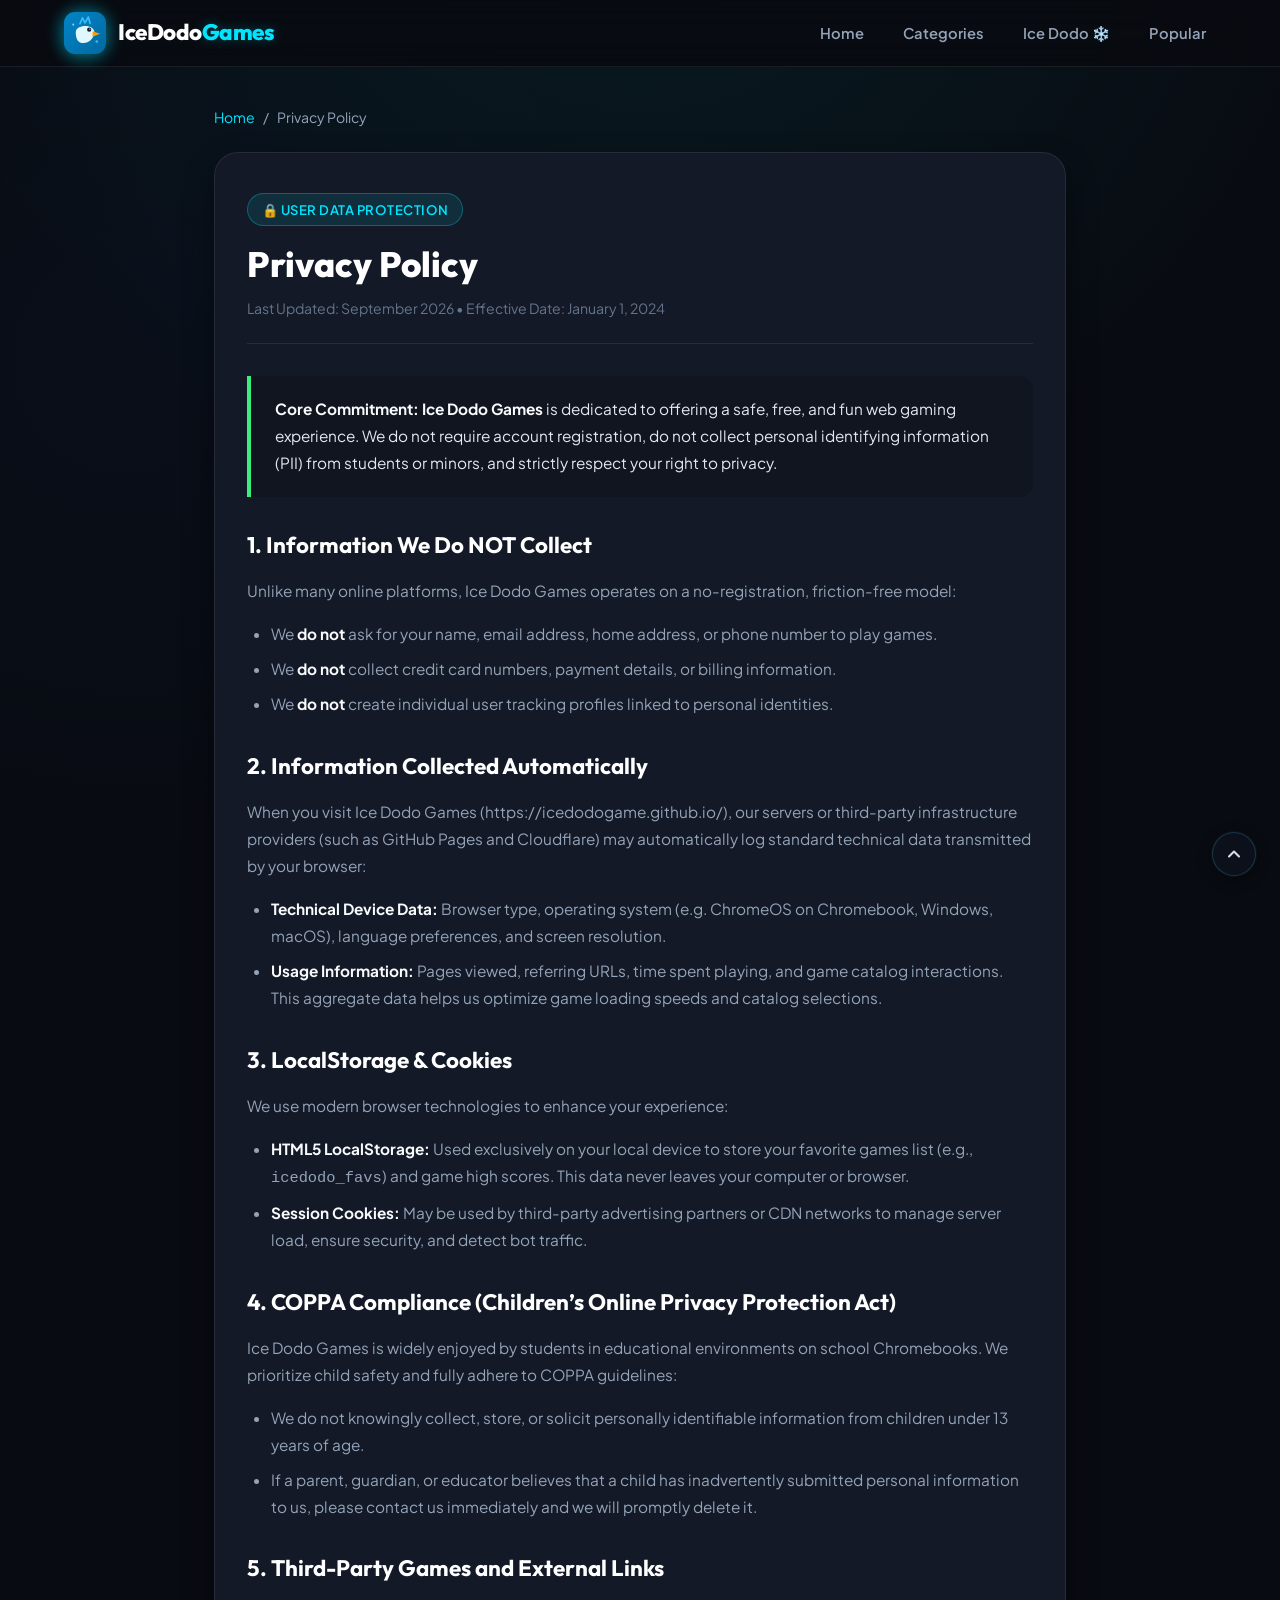
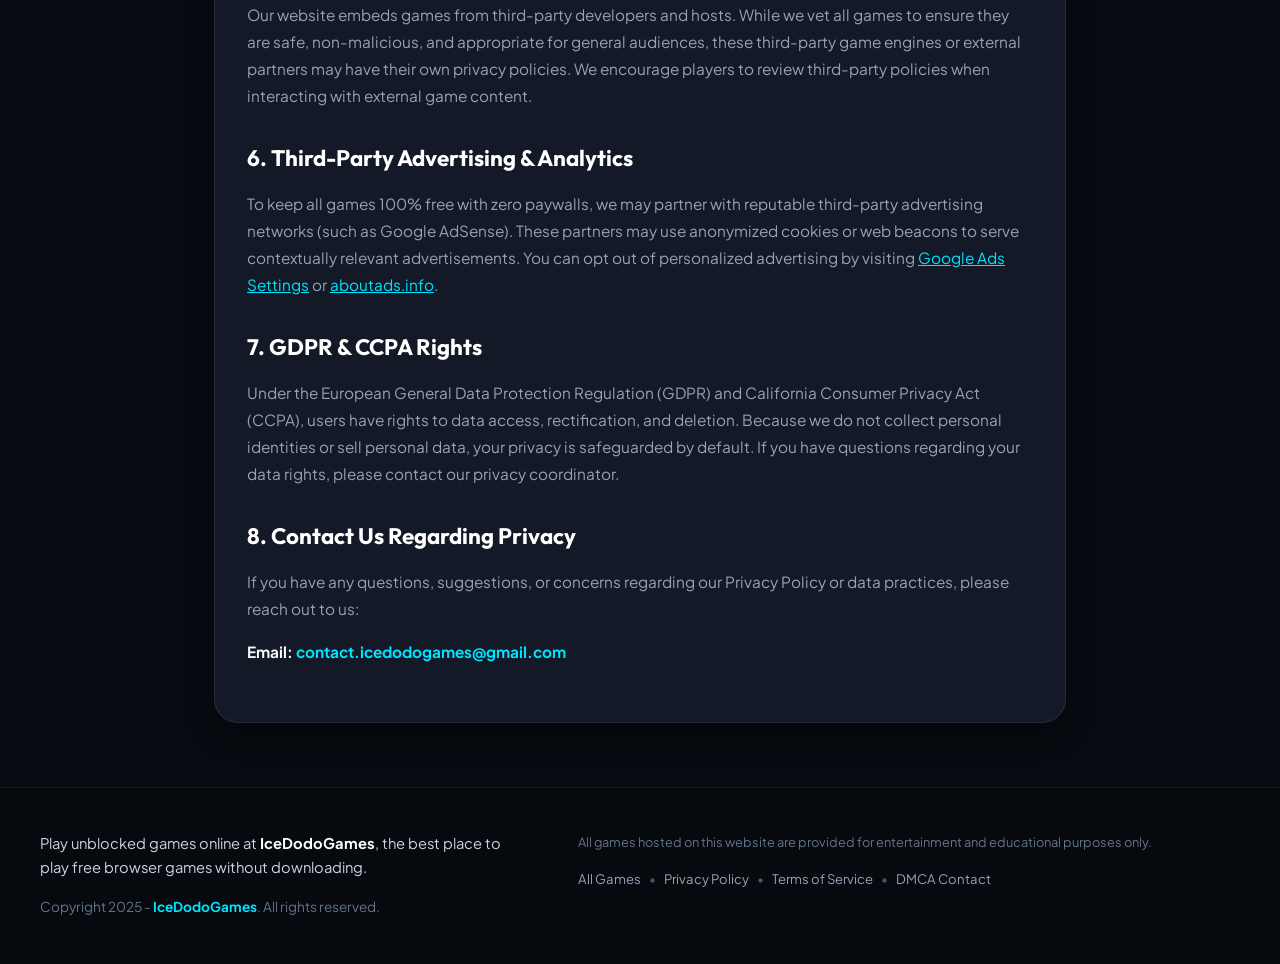
<file: privacy-policy/index.html>
<!DOCTYPE html>
<html lang="en">

<head>
  <meta charset="UTF-8">
  <meta name="viewport" content="width=device-width, initial-scale=1.0">
  <title>Privacy Policy - Ice Dodo Games</title>
  <meta name="description"
    content="Read the Privacy Policy of Ice Dodo Games. Discover how we protect student privacy, handle browser cookies, and comply with COPPA, GDPR, and CCPA standards on our unblocked games portal.">
  <meta name="keywords"
    content="privacy policy, ice dodo games privacy, unblocked games privacy, coppa compliant games, student data privacy, cookie policy">
  <meta name="robots" content="index, follow, max-image-preview:large, max-snippet:-1, max-video-preview:-1">
  <link rel="canonical" href="https://icedodogame.github.io/privacy-policy/">

  <!-- Open Graph / Facebook / Google Rich Preview -->
  <meta property="og:type" content="website">
  <meta property="og:site_name" content="Ice Dodo Games">
  <meta property="og:url" content="https://icedodogame.github.io/privacy-policy/">
  <meta property="og:title" content="Privacy Policy - Ice Dodo Games">
  <meta property="og:description"
    content="Learn how Ice Dodo Games protects user and student privacy with strict COPPA and GDPR compliance.">
  <meta property="og:image" content="https://icedodogame.github.io/og-image.jpg">
  <meta property="og:image:secure_url" content="https://icedodogame.github.io/og-image.jpg">
  <meta property="og:image:width" content="1280">
  <meta property="og:image:height" content="720">

  <!-- Twitter Card -->
  <meta name="twitter:card" content="summary_large_image">
  <meta name="twitter:title" content="Privacy Policy - Ice Dodo Games">
  <meta name="twitter:description"
    content="Learn how Ice Dodo Games protects user and student privacy with strict COPPA and GDPR compliance.">
  <meta name="twitter:image" content="https://icedodogame.github.io/og-image.jpg">

  <!-- Favicon -->
  <link rel="icon" type="image/svg+xml"
    href="data:image/svg+xml,<svg xmlns='http://www.w3.org/2000/svg' viewBox='0 0 100 100'><circle cx='50' cy='50' r='48' fill='%230b1329'/><path d='M30 45 C30 25, 70 25, 70 45 C70 65, 55 75, 40 75 C30 75, 30 55, 30 45 Z' fill='%2300f2fe'/><ellipse cx='42' cy='42' rx='5' ry='6' fill='%23081026'/><ellipse cx='43' cy='40' rx='2' ry='2' fill='%23ffffff'/><polygon points='45,45 68,52 48,58' fill='%23ff9900'/><polygon points='22,48 35,40 33,56' fill='%2338ef7d'/></svg>">

  <!-- Google Fonts -->
  <link rel="preconnect" href="https://fonts.googleapis.com">
  <link rel="preconnect" href="https://fonts.gstatic.com" crossorigin>
  <link
    href="https://fonts.googleapis.com/css2?family=Outfit:wght@400;500;600;700;800&family=Plus+Jakarta+Sans:wght@400;500;600;700&display=swap"
    rel="stylesheet">

  <link rel="stylesheet" href="../style.css">

  <style>
    .legal-page-container {
      max-width: 900px;
      margin: 2.5rem auto 4rem;
      padding: 0 1.5rem;
    }

    .legal-breadcrumb {
      display: flex;
      align-items: center;
      gap: 0.5rem;
      font-size: 0.88rem;
      color: var(--text-muted);
      margin-bottom: 1.5rem;
    }

    .legal-breadcrumb a {
      color: var(--accent-cyan);
      text-decoration: none;
      transition: opacity var(--transition-fast);
    }

    .legal-breadcrumb a:hover {
      text-decoration: underline;
    }

    .legal-card {
      background: var(--bg-card);
      border: 1px solid var(--border-subtle);
      border-radius: var(--radius-xl);
      padding: 2.5rem 2rem;
      box-shadow: 0 12px 30px rgba(0, 0, 0, 0.45);
    }

    .legal-header {
      border-bottom: 1px solid var(--border-subtle);
      padding-bottom: 1.5rem;
      margin-bottom: 2rem;
    }

    .legal-badge {
      display: inline-flex;
      align-items: center;
      gap: 0.4rem;
      padding: 0.35rem 0.85rem;
      background: rgba(0, 229, 255, 0.1);
      border: 1px solid rgba(0, 229, 255, 0.3);
      border-radius: var(--radius-pill);
      color: var(--accent-cyan);
      font-size: 0.82rem;
      font-weight: 600;
      margin-bottom: 1rem;
      text-transform: uppercase;
      letter-spacing: 0.5px;
    }

    .legal-title {
      font-family: var(--font-heading);
      font-size: 2.2rem;
      font-weight: 800;
      color: #fff;
      line-height: 1.25;
      margin-bottom: 0.75rem;
    }

    .legal-updated {
      font-size: 0.88rem;
      color: var(--text-subtle);
    }

    .legal-content h2 {
      font-family: var(--font-heading);
      font-size: 1.4rem;
      font-weight: 700;
      color: #fff;
      margin: 2rem 0 1rem;
      display: flex;
      align-items: center;
      gap: 0.5rem;
    }

    .legal-content p, .legal-content li {
      color: var(--text-muted);
      line-height: 1.75;
      font-size: 0.96rem;
      margin-bottom: 1rem;
    }

    .legal-content ul, .legal-content ol {
      padding-left: 1.5rem;
      margin-bottom: 1.5rem;
    }

    .legal-content li {
      margin-bottom: 0.5rem;
    }

    .legal-content strong {
      color: var(--text-main);
    }

    .highlight-card {
      background: rgba(15, 20, 31, 0.8);
      border-left: 4px solid #38ef7d;
      border-radius: 0 var(--radius-md) var(--radius-md) 0;
      padding: 1.25rem 1.5rem;
      margin: 1.5rem 0;
    }

    .highlight-card p {
      margin-bottom: 0;
      color: #e2e8f0;
    }
  </style>

  <!-- Google Structured Data (JSON-LD) -->
  <script type="application/ld+json">
  {
    "@context": "https://schema.org",
    "@type": "WebPage",
    "name": "Privacy Policy",
    "url": "https://icedodogame.github.io/privacy-policy/",
    "description": "Privacy practices and data protection commitment for Ice Dodo Games.",
    "publisher": {
      "@type": "Organization",
      "name": "Ice Dodo Games",
      "url": "https://icedodogame.github.io/"
    }
  }
  </script>
</head>

<body>

  <!-- Top Navigation Bar -->
  <header class="navbar" id="topNavbar">
    <div class="nav-container">

      <!-- Brand / Logo -->
      <a href="../index.html" class="brand-logo" id="homeLogoBtn">
        <div class="logo-icon-wrapper">
          <svg class="logo-icon" viewBox="0 0 100 100" fill="none" xmlns="http://www.w3.org/2000/svg">
            <rect width="100" height="100" rx="26" fill="url(#logo-grad)" />
            <path d="M28 48C28 30 68 28 72 46C74 56 64 74 46 74C32 74 28 62 28 48Z" fill="#E0F7FF" />
            <circle cx="60" cy="42" r="5" fill="#0F172A" />
            <circle cx="61.5" cy="40.5" r="1.5" fill="#FFFFFF" />
            <path d="M68 46L86 52L68 59Z" fill="#FF9E00" />
            <path d="M38 28L44 14L50 26L58 12L62 27" stroke="#38BDF8" stroke-width="4" stroke-linecap="round"
              stroke-linejoin="round" />
            <circle cx="22" cy="30" r="2.5" fill="#7DD3FC" />
            <circle cx="78" cy="70" r="3" fill="#38BDF8" />
            <defs>
              <linearGradient id="logo-grad" x1="0" y1="0" x2="100" y2="100" gradientUnits="userSpaceOnUse">
                <stop stop-color="#0284C7" />
                <stop offset="1" stop-color="#0369A1" />
              </linearGradient>
            </defs>
          </svg>
          <div class="logo-frost-glow"></div>
        </div>
        <div class="brand-text-group">
          <span class="brand-name">IceDodo<span class="brand-highlight">Games</span></span>
        </div>
      </a>

      <!-- Center Nav Links -->
      <nav class="nav-links" id="mainNav">
        <a href="../index.html" class="nav-link">Home</a>
        <a href="../category/" class="nav-link">Categories</a>
        <a href="../play.html?id=ice-dodo" class="nav-link">Ice Dodo ❄️</a>
        <a href="../category/hot/" class="nav-link">Popular</a>
      </nav>

    </div>
  </header>

  <!-- Main Legal Container -->
  <main class="legal-page-container">
    
    <nav class="legal-breadcrumb" aria-label="Breadcrumb">
      <a href="../index.html">Home</a>
      <span>/</span>
      <span>Privacy Policy</span>
    </nav>

    <article class="legal-card">
      <header class="legal-header">
        <div class="legal-badge">🔒 User Data Protection</div>
        <h1 class="legal-title">Privacy Policy</h1>
        <div class="legal-updated">Last Updated: September 2026 &bull; Effective Date: January 1, 2024</div>
      </header>

      <div class="legal-content">
        <div class="highlight-card">
          <p><strong>Core Commitment:</strong> <strong>Ice Dodo Games</strong> is dedicated to offering a safe, free, and fun web gaming experience. We do not require account registration, do not collect personal identifying information (PII) from students or minors, and strictly respect your right to privacy.</p>
        </div>

        <h2>1. Information We Do NOT Collect</h2>
        <p>Unlike many online platforms, Ice Dodo Games operates on a no-registration, friction-free model:</p>
        <ul>
          <li>We <strong>do not</strong> ask for your name, email address, home address, or phone number to play games.</li>
          <li>We <strong>do not</strong> collect credit card numbers, payment details, or billing information.</li>
          <li>We <strong>do not</strong> create individual user tracking profiles linked to personal identities.</li>
        </ul>

        <h2>2. Information Collected Automatically</h2>
        <p>When you visit Ice Dodo Games (https://icedodogame.github.io/), our servers or third-party infrastructure providers (such as GitHub Pages and Cloudflare) may automatically log standard technical data transmitted by your browser:</p>
        <ul>
          <li><strong>Technical Device Data:</strong> Browser type, operating system (e.g. ChromeOS on Chromebook, Windows, macOS), language preferences, and screen resolution.</li>
          <li><strong>Usage Information:</strong> Pages viewed, referring URLs, time spent playing, and game catalog interactions. This aggregate data helps us optimize game loading speeds and catalog selections.</li>
        </ul>

        <h2>3. LocalStorage & Cookies</h2>
        <p>We use modern browser technologies to enhance your experience:</p>
        <ul>
          <li><strong>HTML5 LocalStorage:</strong> Used exclusively on your local device to store your favorite games list (e.g., <code>icedodo_favs</code>) and game high scores. This data never leaves your computer or browser.</li>
          <li><strong>Session Cookies:</strong> May be used by third-party advertising partners or CDN networks to manage server load, ensure security, and detect bot traffic.</li>
        </ul>

        <h2>4. COPPA Compliance (Children’s Online Privacy Protection Act)</h2>
        <p>Ice Dodo Games is widely enjoyed by students in educational environments on school Chromebooks. We prioritize child safety and fully adhere to COPPA guidelines:</p>
        <ul>
          <li>We do not knowingly collect, store, or solicit personally identifiable information from children under 13 years of age.</li>
          <li>If a parent, guardian, or educator believes that a child has inadvertently submitted personal information to us, please contact us immediately and we will promptly delete it.</li>
        </ul>

        <h2>5. Third-Party Games and External Links</h2>
        <p>Our website embeds games from third-party developers and hosts. While we vet all games to ensure they are safe, non-malicious, and appropriate for general audiences, these third-party game engines or external partners may have their own privacy policies. We encourage players to review third-party policies when interacting with external game content.</p>

        <h2>6. Third-Party Advertising & Analytics</h2>
        <p>To keep all games 100% free with zero paywalls, we may partner with reputable third-party advertising networks (such as Google AdSense). These partners may use anonymized cookies or web beacons to serve contextually relevant advertisements. You can opt out of personalized advertising by visiting <a href="https://adssettings.google.com/" target="_blank" rel="noopener noreferrer" style="color: var(--accent-cyan);">Google Ads Settings</a> or <a href="https://www.aboutads.info/choices/" target="_blank" rel="noopener noreferrer" style="color: var(--accent-cyan);">aboutads.info</a>.</p>

        <h2>7. GDPR & CCPA Rights</h2>
        <p>Under the European General Data Protection Regulation (GDPR) and California Consumer Privacy Act (CCPA), users have rights to data access, rectification, and deletion. Because we do not collect personal identities or sell personal data, your privacy is safeguarded by default. If you have questions regarding your data rights, please contact our privacy coordinator.</p>

        <h2>8. Contact Us Regarding Privacy</h2>
        <p>If you have any questions, suggestions, or concerns regarding our Privacy Policy or data practices, please reach out to us:</p>
        <p><strong>Email:</strong> <span class="highlight-cyan">contact.icedodogames@gmail.com</span></p>
      </div>
    </article>

  </main>

  <!-- Footer -->
  <footer class="site-footer" id="footer">
    <div class="footer-container">
      <div class="footer-left">
        <p class="footer-description">
          Play unblocked games online at <strong class="highlight-white">IceDodoGames</strong>, the best place to play
          free browser games without downloading.
        </p>
        <p class="footer-copyright">
          Copyright 2025 - <span class="highlight-cyan">IceDodoGames</span>. All rights reserved.
        </p>
      </div>
      <div class="footer-right">
        <p class="footer-disclaimer">
          All games hosted on this website are provided for entertainment and educational purposes only.
        </p>
        <div class="footer-meta-links">
          <a href="../index.html">All Games</a> &bull;
          <a href="../privacy-policy/">Privacy Policy</a> &bull;
          <a href="../terms/">Terms of Service</a> &bull;
          <a href="../dmca/">DMCA Contact</a>
        </div>
      </div>
    </div>
  </footer>

  <!-- Scroll Controls -->
  <div class="scroll-controls" id="scrollControls" aria-label="Scroll navigation">
    <button class="scroll-btn scroll-btn-up" id="scrollUpBtn" title="Scroll to top" aria-label="Scroll to top"
      onclick="window.scrollTo({top: 0, behavior: 'smooth'})">
      <svg viewBox="0 0 24 24" width="20" height="20" fill="none" stroke="currentColor" stroke-width="2.5"
        stroke-linecap="round" stroke-linejoin="round">
        <polyline points="18 15 12 9 6 15"></polyline>
      </svg>
    </button>
  </div>

</body>

</html>
</file>
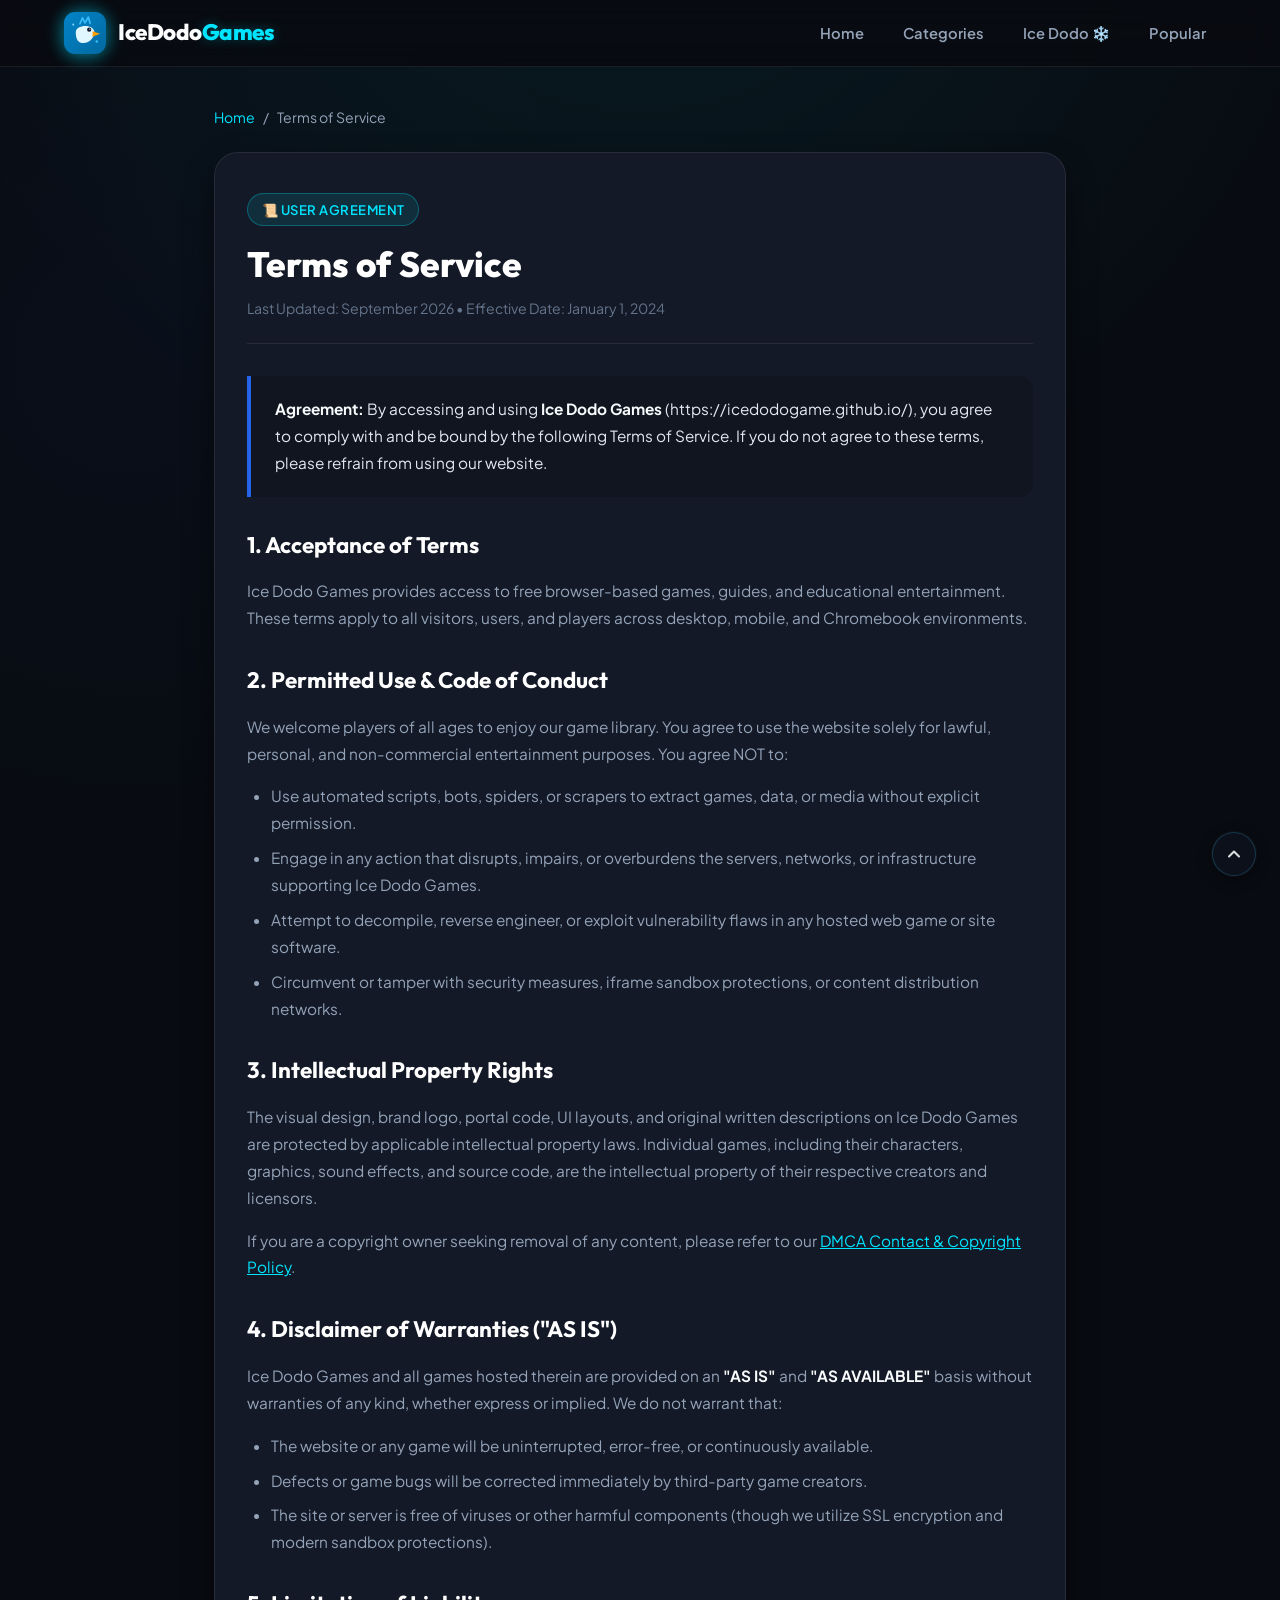
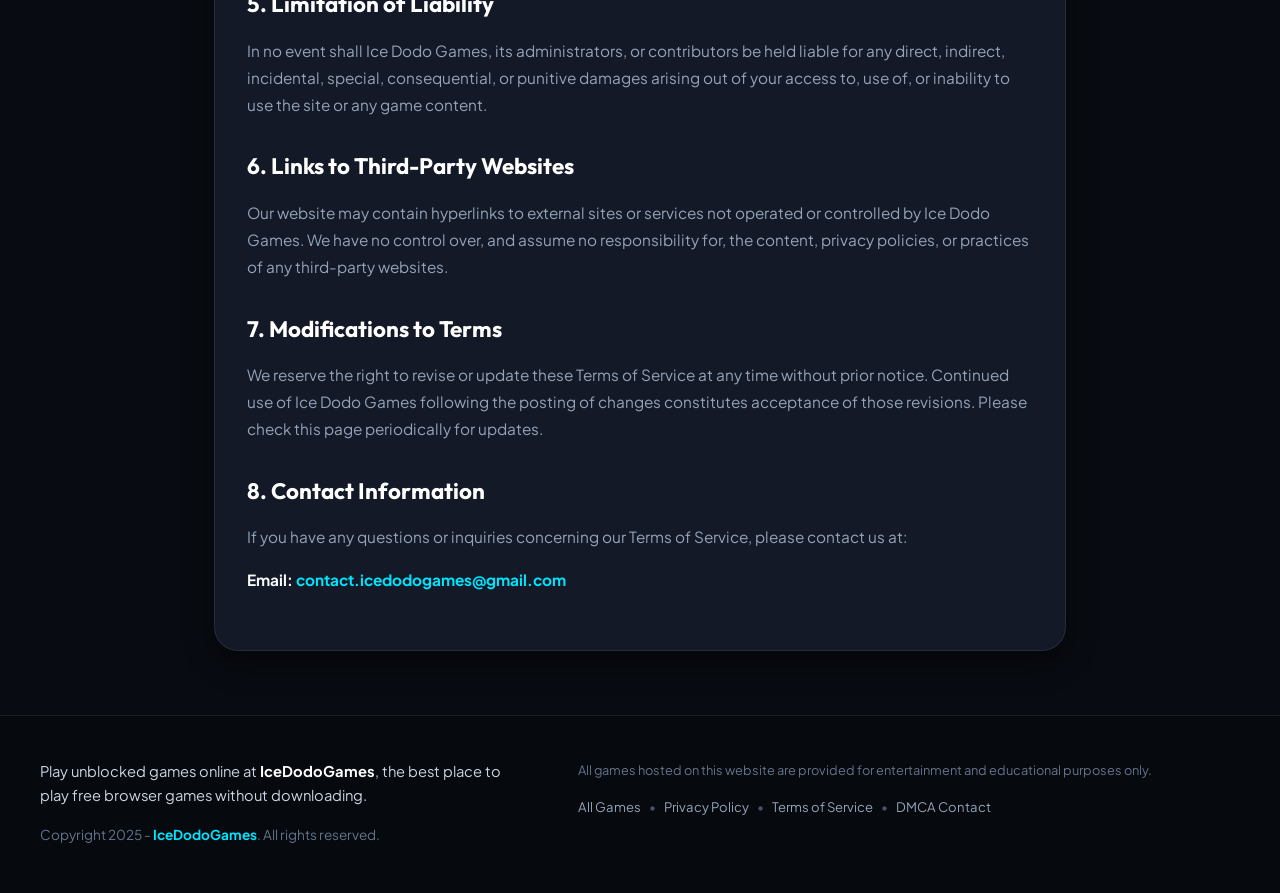
<file: terms-of-service/index.html>
<!DOCTYPE html>
<html lang="en">
<head>
  <meta charset="UTF-8">
  <meta http-equiv="refresh" content="0; url=../terms/">
  <link rel="canonical" href="https://icedodogame.github.io/terms/">
  <title>Redirecting to Terms of Service...</title>
</head>
<body>
  <p>Redirecting to <a href="../terms/">Terms of Service</a>...</p>
</body>
</html>
</file>
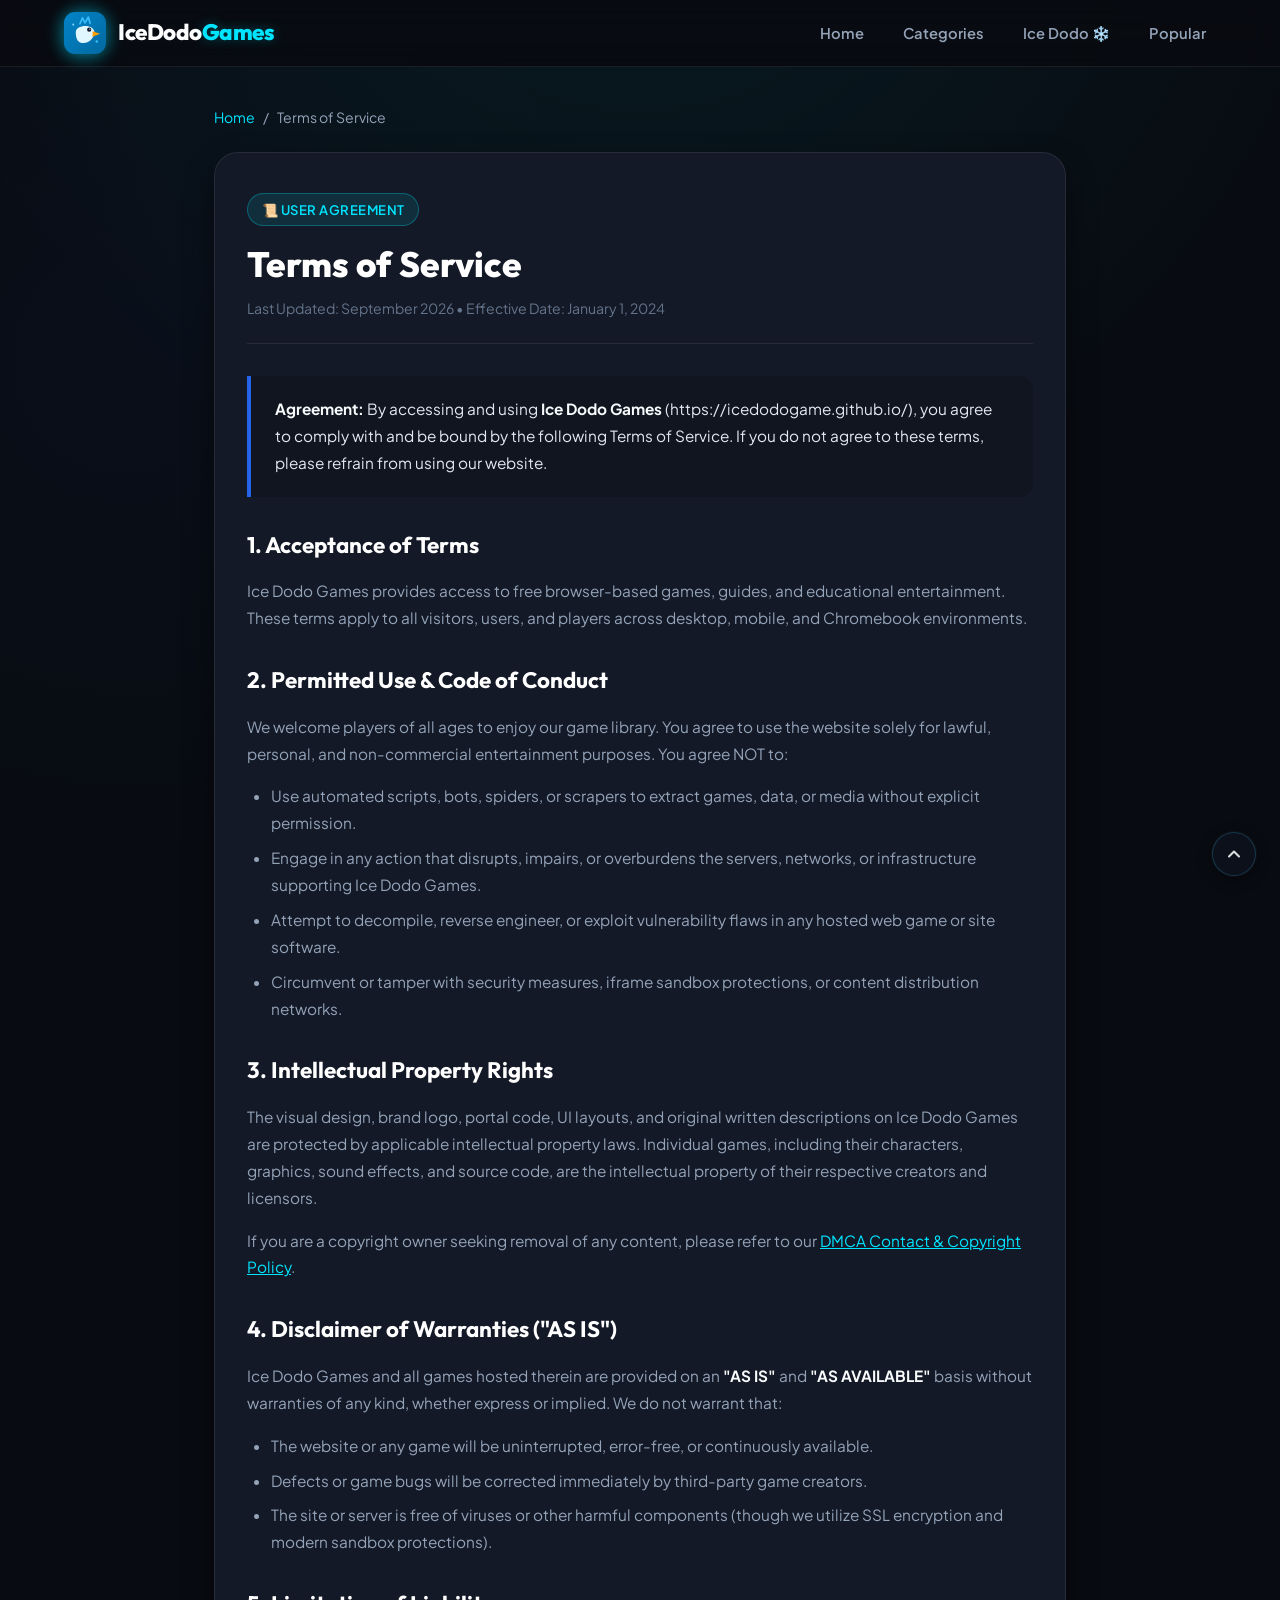
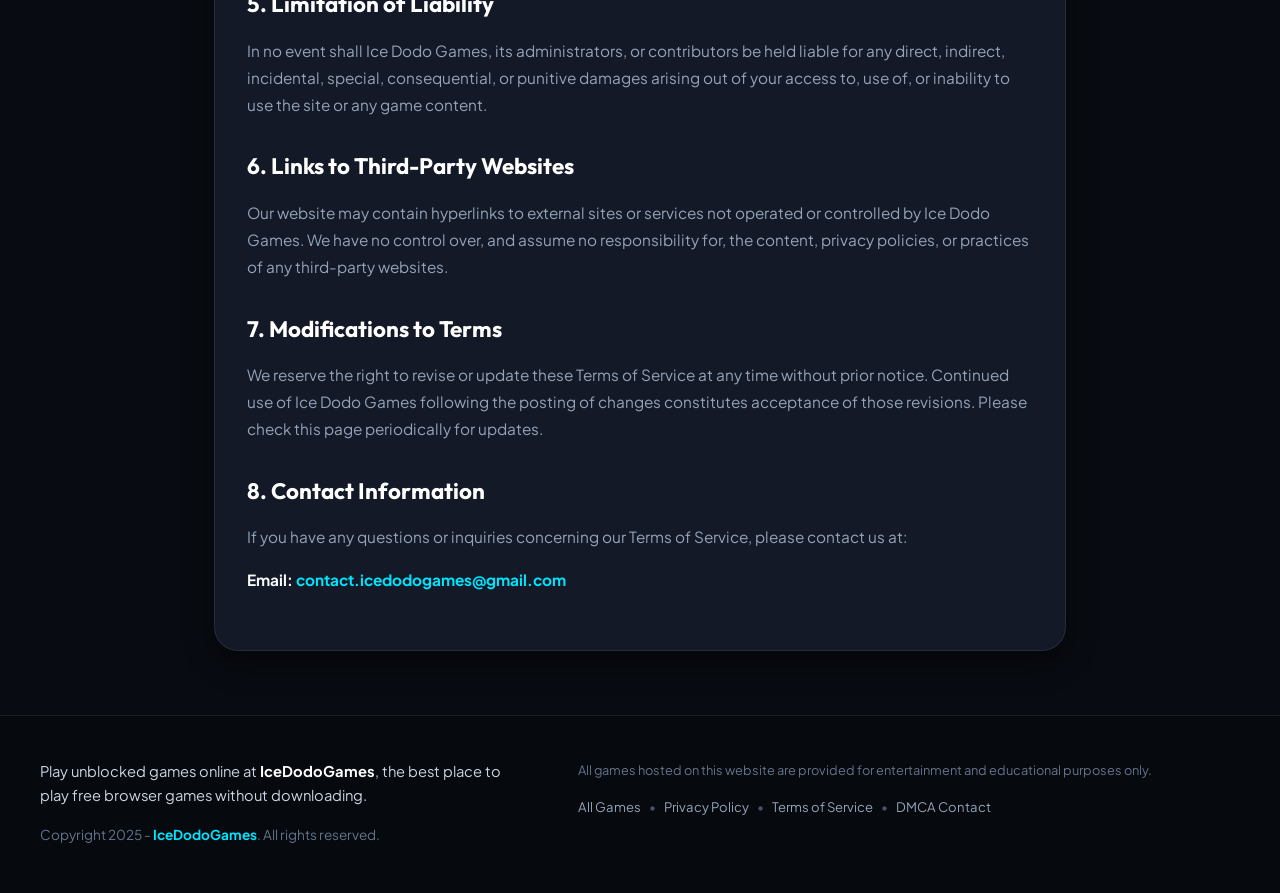
<file: terms/index.html>
<!DOCTYPE html>
<html lang="en">

<head>
  <meta charset="UTF-8">
  <meta name="viewport" content="width=device-width, initial-scale=1.0">
  <title>Terms of Service - Ice Dodo Games</title>
  <meta name="description"
    content="Read the Terms of Service for Ice Dodo Games. Learn about user guidelines, platform rules, disclaimer of warranties, and permitted use of our free unblocked browser games.">
  <meta name="keywords"
    content="terms of service, terms and conditions, ice dodo games terms, unblocked games rules, user agreement">
  <meta name="robots" content="index, follow, max-image-preview:large, max-snippet:-1, max-video-preview:-1">
  <link rel="canonical" href="https://icedodogame.github.io/terms/">

  <!-- Open Graph / Facebook / Google Rich Preview -->
  <meta property="og:type" content="website">
  <meta property="og:site_name" content="Ice Dodo Games">
  <meta property="og:url" content="https://icedodogame.github.io/terms/">
  <meta property="og:title" content="Terms of Service - Ice Dodo Games">
  <meta property="og:description"
    content="User agreement and terms of service governing access to Ice Dodo Games unblocked gaming portal.">
  <meta property="og:image" content="https://icedodogame.github.io/og-image.jpg">
  <meta property="og:image:secure_url" content="https://icedodogame.github.io/og-image.jpg">
  <meta property="og:image:width" content="1280">
  <meta property="og:image:height" content="720">

  <!-- Twitter Card -->
  <meta name="twitter:card" content="summary_large_image">
  <meta name="twitter:title" content="Terms of Service - Ice Dodo Games">
  <meta name="twitter:description"
    content="User agreement and terms of service governing access to Ice Dodo Games unblocked gaming portal.">
  <meta name="twitter:image" content="https://icedodogame.github.io/og-image.jpg">

  <!-- Favicon -->
  <link rel="icon" type="image/svg+xml"
    href="data:image/svg+xml,<svg xmlns='http://www.w3.org/2000/svg' viewBox='0 0 100 100'><circle cx='50' cy='50' r='48' fill='%230b1329'/><path d='M30 45 C30 25, 70 25, 70 45 C70 65, 55 75, 40 75 C30 75, 30 55, 30 45 Z' fill='%2300f2fe'/><ellipse cx='42' cy='42' rx='5' ry='6' fill='%23081026'/><ellipse cx='43' cy='40' rx='2' ry='2' fill='%23ffffff'/><polygon points='45,45 68,52 48,58' fill='%23ff9900'/><polygon points='22,48 35,40 33,56' fill='%2338ef7d'/></svg>">

  <!-- Google Fonts -->
  <link rel="preconnect" href="https://fonts.googleapis.com">
  <link rel="preconnect" href="https://fonts.gstatic.com" crossorigin>
  <link
    href="https://fonts.googleapis.com/css2?family=Outfit:wght@400;500;600;700;800&family=Plus+Jakarta+Sans:wght@400;500;600;700&display=swap"
    rel="stylesheet">

  <link rel="stylesheet" href="../style.css">

  <style>
    .legal-page-container {
      max-width: 900px;
      margin: 2.5rem auto 4rem;
      padding: 0 1.5rem;
    }

    .legal-breadcrumb {
      display: flex;
      align-items: center;
      gap: 0.5rem;
      font-size: 0.88rem;
      color: var(--text-muted);
      margin-bottom: 1.5rem;
    }

    .legal-breadcrumb a {
      color: var(--accent-cyan);
      text-decoration: none;
      transition: opacity var(--transition-fast);
    }

    .legal-breadcrumb a:hover {
      text-decoration: underline;
    }

    .legal-card {
      background: var(--bg-card);
      border: 1px solid var(--border-subtle);
      border-radius: var(--radius-xl);
      padding: 2.5rem 2rem;
      box-shadow: 0 12px 30px rgba(0, 0, 0, 0.45);
    }

    .legal-header {
      border-bottom: 1px solid var(--border-subtle);
      padding-bottom: 1.5rem;
      margin-bottom: 2rem;
    }

    .legal-badge {
      display: inline-flex;
      align-items: center;
      gap: 0.4rem;
      padding: 0.35rem 0.85rem;
      background: rgba(0, 229, 255, 0.1);
      border: 1px solid rgba(0, 229, 255, 0.3);
      border-radius: var(--radius-pill);
      color: var(--accent-cyan);
      font-size: 0.82rem;
      font-weight: 600;
      margin-bottom: 1rem;
      text-transform: uppercase;
      letter-spacing: 0.5px;
    }

    .legal-title {
      font-family: var(--font-heading);
      font-size: 2.2rem;
      font-weight: 800;
      color: #fff;
      line-height: 1.25;
      margin-bottom: 0.75rem;
    }

    .legal-updated {
      font-size: 0.88rem;
      color: var(--text-subtle);
    }

    .legal-content h2 {
      font-family: var(--font-heading);
      font-size: 1.4rem;
      font-weight: 700;
      color: #fff;
      margin: 2rem 0 1rem;
      display: flex;
      align-items: center;
      gap: 0.5rem;
    }

    .legal-content p, .legal-content li {
      color: var(--text-muted);
      line-height: 1.75;
      font-size: 0.96rem;
      margin-bottom: 1rem;
    }

    .legal-content ul, .legal-content ol {
      padding-left: 1.5rem;
      margin-bottom: 1.5rem;
    }

    .legal-content li {
      margin-bottom: 0.5rem;
    }

    .legal-content strong {
      color: var(--text-main);
    }

    .terms-box {
      background: rgba(15, 20, 31, 0.8);
      border-left: 4px solid var(--accent-blue);
      border-radius: 0 var(--radius-md) var(--radius-md) 0;
      padding: 1.25rem 1.5rem;
      margin: 1.5rem 0;
    }

    .terms-box p {
      margin-bottom: 0;
      color: #e2e8f0;
    }
  </style>

  <!-- Google Structured Data (JSON-LD) -->
  <script type="application/ld+json">
  {
    "@context": "https://schema.org",
    "@type": "WebPage",
    "name": "Terms of Service",
    "url": "https://icedodogame.github.io/terms/",
    "description": "Terms of service and user agreement for Ice Dodo Games.",
    "publisher": {
      "@type": "Organization",
      "name": "Ice Dodo Games",
      "url": "https://icedodogame.github.io/"
    }
  }
  </script>
</head>

<body>

  <!-- Top Navigation Bar -->
  <header class="navbar" id="topNavbar">
    <div class="nav-container">

      <!-- Brand / Logo -->
      <a href="../index.html" class="brand-logo" id="homeLogoBtn">
        <div class="logo-icon-wrapper">
          <svg class="logo-icon" viewBox="0 0 100 100" fill="none" xmlns="http://www.w3.org/2000/svg">
            <rect width="100" height="100" rx="26" fill="url(#logo-grad)" />
            <path d="M28 48C28 30 68 28 72 46C74 56 64 74 46 74C32 74 28 62 28 48Z" fill="#E0F7FF" />
            <circle cx="60" cy="42" r="5" fill="#0F172A" />
            <circle cx="61.5" cy="40.5" r="1.5" fill="#FFFFFF" />
            <path d="M68 46L86 52L68 59Z" fill="#FF9E00" />
            <path d="M38 28L44 14L50 26L58 12L62 27" stroke="#38BDF8" stroke-width="4" stroke-linecap="round"
              stroke-linejoin="round" />
            <circle cx="22" cy="30" r="2.5" fill="#7DD3FC" />
            <circle cx="78" cy="70" r="3" fill="#38BDF8" />
            <defs>
              <linearGradient id="logo-grad" x1="0" y1="0" x2="100" y2="100" gradientUnits="userSpaceOnUse">
                <stop stop-color="#0284C7" />
                <stop offset="1" stop-color="#0369A1" />
              </linearGradient>
            </defs>
          </svg>
          <div class="logo-frost-glow"></div>
        </div>
        <div class="brand-text-group">
          <span class="brand-name">IceDodo<span class="brand-highlight">Games</span></span>
        </div>
      </a>

      <!-- Center Nav Links -->
      <nav class="nav-links" id="mainNav">
        <a href="../index.html" class="nav-link">Home</a>
        <a href="../category/" class="nav-link">Categories</a>
        <a href="../play.html?id=ice-dodo" class="nav-link">Ice Dodo ❄️</a>
        <a href="../category/hot/" class="nav-link">Popular</a>
      </nav>

    </div>
  </header>

  <!-- Main Legal Container -->
  <main class="legal-page-container">
    
    <nav class="legal-breadcrumb" aria-label="Breadcrumb">
      <a href="../index.html">Home</a>
      <span>/</span>
      <span>Terms of Service</span>
    </nav>

    <article class="legal-card">
      <header class="legal-header">
        <div class="legal-badge">📜 User Agreement</div>
        <h1 class="legal-title">Terms of Service</h1>
        <div class="legal-updated">Last Updated: September 2026 &bull; Effective Date: January 1, 2024</div>
      </header>

      <div class="legal-content">
        <div class="terms-box">
          <p><strong>Agreement:</strong> By accessing and using <strong>Ice Dodo Games</strong> (https://icedodogame.github.io/), you agree to comply with and be bound by the following Terms of Service. If you do not agree to these terms, please refrain from using our website.</p>
        </div>

        <h2>1. Acceptance of Terms</h2>
        <p>Ice Dodo Games provides access to free browser-based games, guides, and educational entertainment. These terms apply to all visitors, users, and players across desktop, mobile, and Chromebook environments.</p>

        <h2>2. Permitted Use & Code of Conduct</h2>
        <p>We welcome players of all ages to enjoy our game library. You agree to use the website solely for lawful, personal, and non-commercial entertainment purposes. You agree NOT to:</p>
        <ul>
          <li>Use automated scripts, bots, spiders, or scrapers to extract games, data, or media without explicit permission.</li>
          <li>Engage in any action that disrupts, impairs, or overburdens the servers, networks, or infrastructure supporting Ice Dodo Games.</li>
          <li>Attempt to decompile, reverse engineer, or exploit vulnerability flaws in any hosted web game or site software.</li>
          <li>Circumvent or tamper with security measures, iframe sandbox protections, or content distribution networks.</li>
        </ul>

        <h2>3. Intellectual Property Rights</h2>
        <p>The visual design, brand logo, portal code, UI layouts, and original written descriptions on Ice Dodo Games are protected by applicable intellectual property laws. Individual games, including their characters, graphics, sound effects, and source code, are the intellectual property of their respective creators and licensors.</p>
        <p>If you are a copyright owner seeking removal of any content, please refer to our <a href="../dmca/" style="color: var(--accent-cyan); text-decoration: underline;">DMCA Contact & Copyright Policy</a>.</p>

        <h2>4. Disclaimer of Warranties ("AS IS")</h2>
        <p>Ice Dodo Games and all games hosted therein are provided on an <strong>"AS IS"</strong> and <strong>"AS AVAILABLE"</strong> basis without warranties of any kind, whether express or implied. We do not warrant that:</p>
        <ul>
          <li>The website or any game will be uninterrupted, error-free, or continuously available.</li>
          <li>Defects or game bugs will be corrected immediately by third-party game creators.</li>
          <li>The site or server is free of viruses or other harmful components (though we utilize SSL encryption and modern sandbox protections).</li>
        </ul>

        <h2>5. Limitation of Liability</h2>
        <p>In no event shall Ice Dodo Games, its administrators, or contributors be held liable for any direct, indirect, incidental, special, consequential, or punitive damages arising out of your access to, use of, or inability to use the site or any game content.</p>

        <h2>6. Links to Third-Party Websites</h2>
        <p>Our website may contain hyperlinks to external sites or services not operated or controlled by Ice Dodo Games. We have no control over, and assume no responsibility for, the content, privacy policies, or practices of any third-party websites.</p>

        <h2>7. Modifications to Terms</h2>
        <p>We reserve the right to revise or update these Terms of Service at any time without prior notice. Continued use of Ice Dodo Games following the posting of changes constitutes acceptance of those revisions. Please check this page periodically for updates.</p>

        <h2>8. Contact Information</h2>
        <p>If you have any questions or inquiries concerning our Terms of Service, please contact us at:</p>
        <p><strong>Email:</strong> <span class="highlight-cyan">contact.icedodogames@gmail.com</span></p>
      </div>
    </article>

  </main>

  <!-- Footer -->
  <footer class="site-footer" id="footer">
    <div class="footer-container">
      <div class="footer-left">
        <p class="footer-description">
          Play unblocked games online at <strong class="highlight-white">IceDodoGames</strong>, the best place to play
          free browser games without downloading.
        </p>
        <p class="footer-copyright">
          Copyright 2025 - <span class="highlight-cyan">IceDodoGames</span>. All rights reserved.
        </p>
      </div>
      <div class="footer-right">
        <p class="footer-disclaimer">
          All games hosted on this website are provided for entertainment and educational purposes only.
        </p>
        <div class="footer-meta-links">
          <a href="../index.html">All Games</a> &bull;
          <a href="../privacy-policy/">Privacy Policy</a> &bull;
          <a href="../terms/">Terms of Service</a> &bull;
          <a href="../dmca/">DMCA Contact</a>
        </div>
      </div>
    </div>
  </footer>

  <!-- Scroll Controls -->
  <div class="scroll-controls" id="scrollControls" aria-label="Scroll navigation">
    <button class="scroll-btn scroll-btn-up" id="scrollUpBtn" title="Scroll to top" aria-label="Scroll to top"
      onclick="window.scrollTo({top: 0, behavior: 'smooth'})">
      <svg viewBox="0 0 24 24" width="20" height="20" fill="none" stroke="currentColor" stroke-width="2.5"
        stroke-linecap="round" stroke-linejoin="round">
        <polyline points="18 15 12 9 6 15"></polyline>
      </svg>
    </button>
  </div>

</body>

</html>
</file>
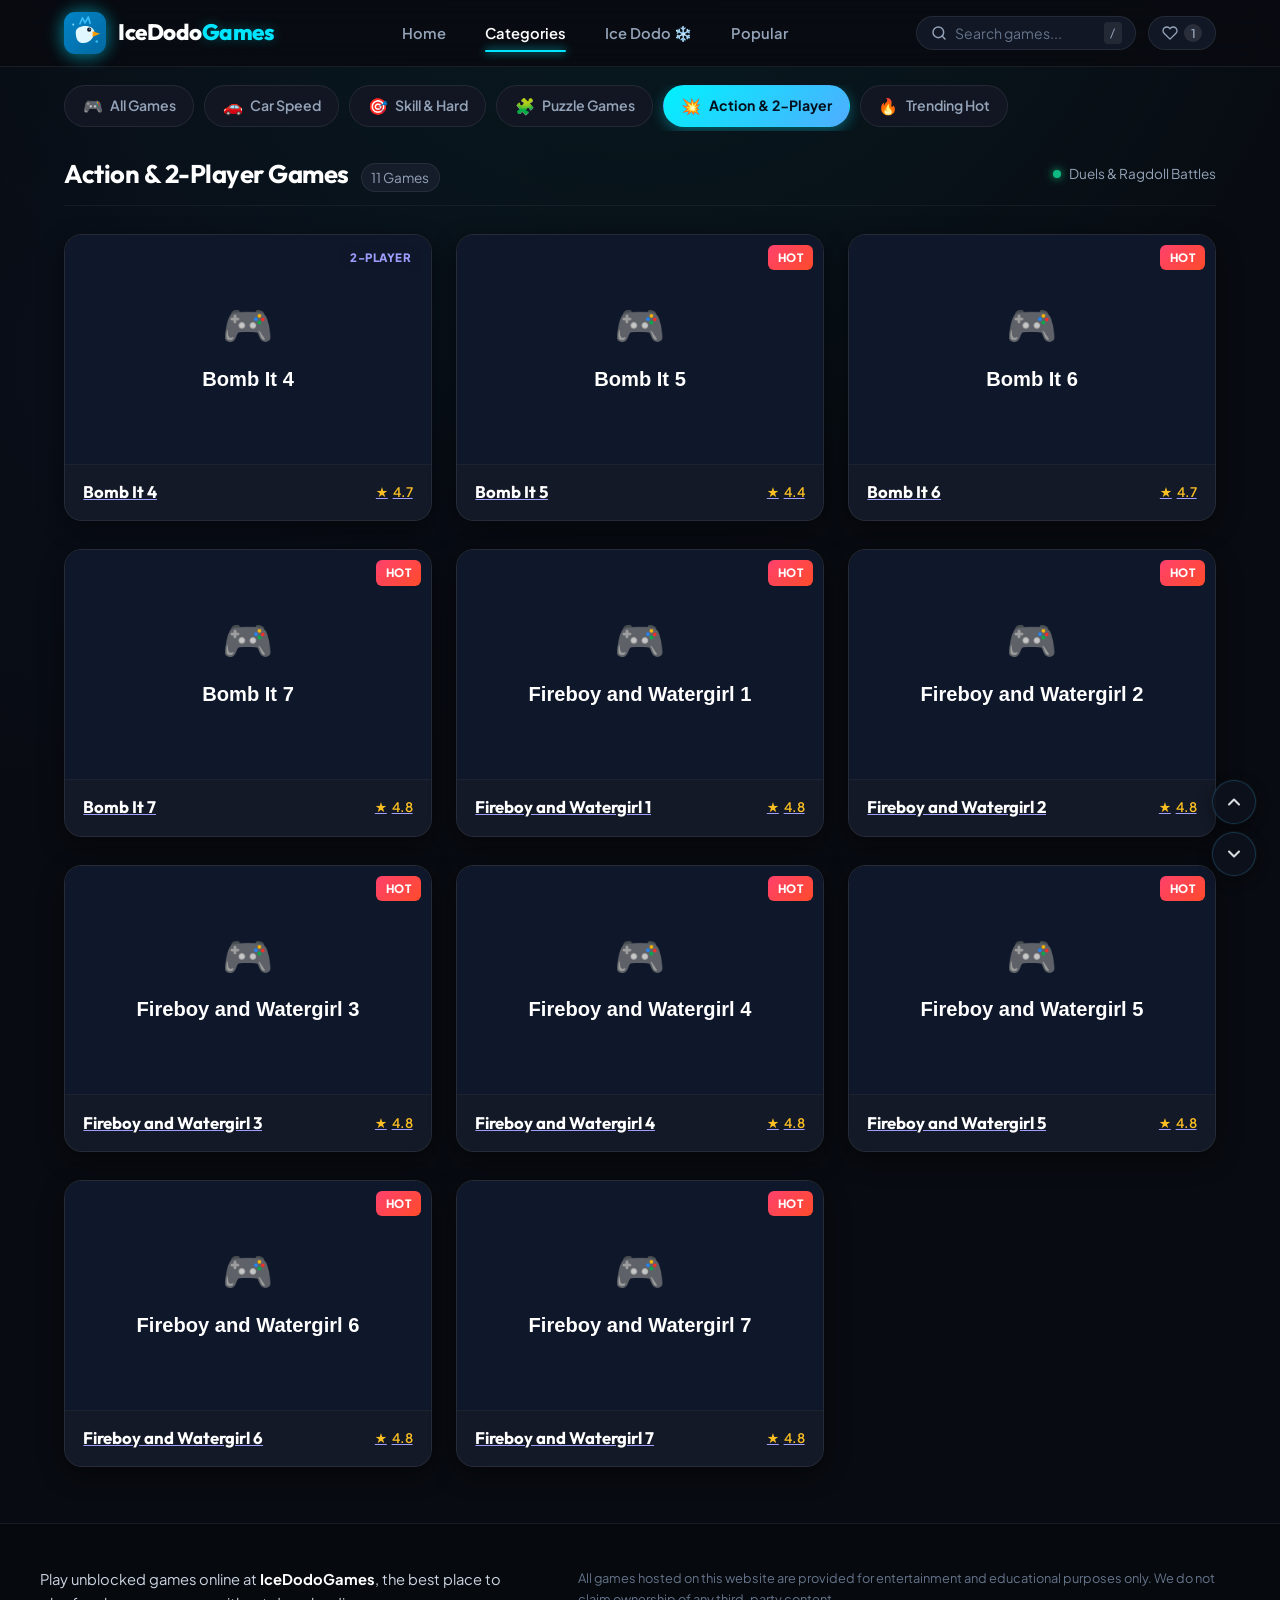
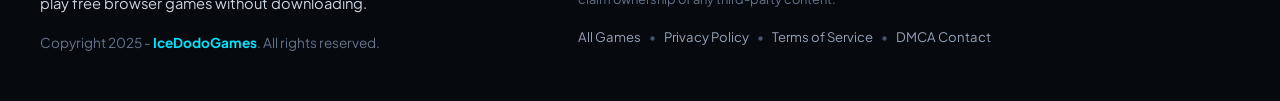
<file: category/action/index.html>
<!DOCTYPE html>
<html lang="en">

<head>
  <meta charset="UTF-8">
  <meta name="viewport" content="width=device-width, initial-scale=1.0">
  <title>Unblocked Action & 2-Player Games for School Chromebook - Ice Dodo Games</title>
  <meta name="description"
    content="Play the best free unblocked action and 2-player games at school on Chromebook! Ice Dodo Games is a premier unblocked website for school. Enjoy Fireboy & Watergirl, Bomb It, and battles.">
  <meta name="keywords" content="unblocked games, unbloked games, unblocked websites for school, unbloked websites for school chrome book, unblocked games for school chromebook, action games unblocked, 2 player games unblocked school, fireboy and watergirl unblocked">
  <meta name="robots" content="index, follow, max-image-preview:large, max-snippet:-1, max-video-preview:-1">
  <link rel="canonical" href="https://icedodogame.github.io/category/action/">

  <!-- Open Graph / Google Search Preview -->
  <meta property="og:type" content="website">
  <meta property="og:site_name" content="Ice Dodo Games">
  <meta property="og:url" content="https://icedodogame.github.io/category/action/">
  <meta property="og:title" content="Action & 2-Player Games - Ice Dodo Games">
  <meta property="og:description" content="Play high action combat and local 2-player games online at Ice Dodo Games. Free unblocked action games.">
  <meta property="og:image" content="https://icedodogame.github.io/og-image.jpg">
  <meta property="og:image:secure_url" content="https://icedodogame.github.io/og-image.jpg">
  <meta property="og:image:width" content="1280">
  <meta property="og:image:height" content="720">

  <!-- Twitter Card -->
  <meta name="twitter:card" content="summary_large_image">
  <meta name="twitter:title" content="Action & 2-Player Games - Ice Dodo Games">
  <meta name="twitter:description" content="Play high action combat and local 2-player games online at Ice Dodo Games.">
  <meta name="twitter:image" content="https://icedodogame.github.io/og-image.jpg">

  <link rel="image_src" href="https://icedodogame.github.io/og-image.jpg">

  <!-- Favicon -->
  <link rel="icon" type="image/svg+xml"
    href="data:image/svg+xml,<svg xmlns='http://www.w3.org/2000/svg' viewBox='0 0 100 100'><circle cx='50' cy='50' r='48' fill='%230b1329'/><path d='M30 45 C30 25, 70 25, 70 45 C70 65, 55 75, 40 75 C30 75, 30 55, 30 45 Z' fill='%2300f2fe'/><ellipse cx='42' cy='42' rx='5' ry='6' fill='%23081026'/><ellipse cx='43' cy='40' rx='2' ry='2' fill='%23ffffff'/><polygon points='45,45 68,52 48,58' fill='%23ff9900'/><polygon points='22,48 35,40 33,56' fill='%2338ef7d'/></svg>">

  <!-- Google Fonts -->
  <link rel="preconnect" href="https://fonts.googleapis.com">
  <link rel="preconnect" href="https://fonts.gstatic.com" crossorigin>
  <link
    href="https://fonts.googleapis.com/css2?family=Outfit:wght@400;500;600;700;800&family=Plus+Jakarta+Sans:wght@400;500;600;700&display=swap"
    rel="stylesheet">

  <link rel="stylesheet" href="../../style.css">
</head>

<body data-base-path="../../" data-page-category="action">

  <!-- Top Navigation Bar -->
  <header class="navbar" id="topNavbar">
    <div class="nav-container">

      <!-- Brand / Logo -->
      <a href="../../index.html" class="brand-logo" id="homeLogoBtn">
        <div class="logo-icon-wrapper">
          <svg class="logo-icon" viewBox="0 0 100 100" fill="none" xmlns="http://www.w3.org/2000/svg">
            <rect width="100" height="100" rx="26" fill="url(#logo-grad)" />
            <path d="M28 48C28 30 68 28 72 46C74 56 64 74 46 74C32 74 28 62 28 48Z" fill="#E0F7FF" />
            <circle cx="60" cy="42" r="5" fill="#0F172A" />
            <circle cx="61.5" cy="40.5" r="1.5" fill="#FFFFFF" />
            <path d="M68 46L86 52L68 59Z" fill="#FF9E00" />
            <path d="M38 28L44 14L50 26L58 12L62 27" stroke="#38BDF8" stroke-width="4" stroke-linecap="round"
              stroke-linejoin="round" />
            <circle cx="22" cy="30" r="2.5" fill="#7DD3FC" />
            <circle cx="78" cy="70" r="3" fill="#38BDF8" />
            <defs>
              <linearGradient id="logo-grad" x1="0" y1="0" x2="100" y2="100" gradientUnits="userSpaceOnUse">
                <stop stop-color="#0284C7" />
                <stop offset="1" stop-color="#0369A1" />
              </linearGradient>
            </defs>
          </svg>
          <div class="logo-frost-glow"></div>
        </div>
        <div class="brand-text-group">
          <span class="brand-name">IceDodo<span class="brand-highlight">Games</span></span>
        </div>
      </a>

      <!-- Center Nav Links -->
      <nav class="nav-links" id="mainNav">
        <a href="../../index.html" class="nav-link">Home</a>
        <a href="../../category/" class="nav-link active">Categories</a>
        <a href="../../play.html?id=ice-dodo" class="nav-link" id="navIceDodoBtn">Ice Dodo ❄️</a>
        <a href="../hot/" class="nav-link" id="navTrendingBtn">Popular</a>
      </nav>

      <!-- Right Actions: Search Bar & Favorite Filter -->
      <div class="nav-right">
        <div class="search-container">
          <svg class="search-icon" viewBox="0 0 24 24" fill="none" stroke="currentColor" stroke-width="2.2"
            stroke-linecap="round" stroke-linejoin="round">
            <circle cx="11" cy="11" r="8"></circle>
            <line x1="21" y1="21" x2="16.65" y2="16.65"></line>
          </svg>
          <input type="text" id="searchInput" placeholder="Search games..." autocomplete="off" spellcheck="false">
          <button class="clear-search-btn" id="clearSearchBtn" title="Clear search"
            aria-label="Clear search">&times;</button>
          <span class="search-kbd-hint">/</span>
        </div>

        <button class="fav-filter-btn" id="favoritesToggleBtn" title="View Favorite Games" aria-label="Favorites">
          <svg class="fav-btn-icon" viewBox="0 0 24 24" fill="none" stroke="currentColor" stroke-width="2"
            stroke-linecap="round" stroke-linejoin="round">
            <path
              d="M20.84 4.61a5.5 5.5 0 0 0-7.78 0L12 5.67l-1.06-1.06a5.5 5.5 0 0 0-7.78 7.78l1.06 1.06L12 21.23l7.78-7.78 1.06-1.06a5.5 5.5 0 0 0 0-7.78z">
            </path>
          </svg>
          <span class="fav-count" id="favCountBadge">0</span>
        </button>
      </div>

    </div>
  </header>

  <!-- Category Filter Bar -->
  <section class="categories-bar" id="categories">
    <div class="categories-container">
      <div class="category-pills" id="categoryPills">
        <a href="../../index.html" class="pill" data-category="all">
          <span class="pill-icon">🎮</span> All Games
        </a>
        <a href="../Carspeed/" class="pill" data-category="Carspeed">
          <span class="pill-icon">🚗</span> Car Speed
        </a>
        <a href="../skill/" class="pill" data-category="skill">
          <span class="pill-icon">🎯</span> Skill & Hard
        </a>
        <a href="../puzzle/" class="pill" data-category="puzzle">
          <span class="pill-icon">🧩</span> Puzzle Games
        </a>
        <a href="../action/" class="pill active" data-category="action">
          <span class="pill-icon">💥</span> Action & 2-Player
        </a>
        <a href="../hot/" class="pill" data-category="hot">
          <span class="pill-icon">🔥</span> Trending Hot
        </a>
      </div>
    </div>
  </section>

  <!-- Main Game Showcase Container -->
  <main class="main-content">
    <div class="content-container">

      <!-- Section Title Bar with Counter -->
      <div class="section-header">
        <div class="section-title-wrap">
          <h1 class="section-title" id="gamesSectionTitle">Action & 2-Player Games</h1>
          <span class="game-counter" id="gameCounter">Games</span>
        </div>
        <div class="section-view-filter">
          <span class="status-indicator"></span> Duels & Ragdoll Battles
        </div>
      </div>

      <!-- Games Grid -->
      <div class="games-grid" id="gamesGrid">
        <!-- Rendered dynamically by app.js -->
      </div>

      <!-- Empty Search State -->
      <div class="empty-state" id="emptyState" style="display: none;">
        <div class="empty-state-icon">❄️</div>
        <h3>No games found</h3>
        <p>Try searching for different keywords or browse all available games.</p>
        <button class="btn-reset-filter" id="resetSearchBtn">Show All Games</button>
      </div>

    </div>
  </main>

  <!-- Footer -->
  <footer class="site-footer" id="footer">
    <div class="footer-container">
      <div class="footer-left">
        <p class="footer-description">
          Play unblocked games online at <strong class="highlight-white">IceDodoGames</strong>, the best place to play
          free browser games without downloading.
        </p>
        <p class="footer-copyright">
          Copyright 2025 - <span class="highlight-cyan">IceDodoGames</span>. All rights reserved.
        </p>
      </div>
      <div class="footer-right">
        <p class="footer-disclaimer">
          All games hosted on this website are provided for entertainment and educational purposes only. We do not claim
          ownership of any third-party content.
        </p>
        <div class="footer-meta-links">
          <a href="../../index.html">All Games</a> &bull;
          <a href="../../privacy-policy/">Privacy Policy</a> &bull;
          <a href="../../terms/">Terms of Service</a> &bull;
          <a href="../../dmca/">DMCA Contact</a>
        </div>
      </div>
    </div>
  </footer>

  <!-- Scroll To Top / Bottom Buttons -->
  <div class="scroll-controls" id="scrollControls" aria-label="Scroll navigation">
    <button class="scroll-btn scroll-btn-up" id="scrollUpBtn" title="Scroll to top" aria-label="Scroll to top" onclick="window.scrollTo({top: 0, behavior: 'smooth'})">
      <svg viewBox="0 0 24 24" width="20" height="20" fill="none" stroke="currentColor" stroke-width="2.5" stroke-linecap="round" stroke-linejoin="round">
        <polyline points="18 15 12 9 6 15"></polyline>
      </svg>
    </button>
    <button class="scroll-btn scroll-btn-down" id="scrollDownBtn" title="Scroll to bottom" aria-label="Scroll to bottom" onclick="window.scrollTo({top: document.documentElement.scrollHeight, behavior: 'smooth'})">
      <svg viewBox="0 0 24 24" width="20" height="20" fill="none" stroke="currentColor" stroke-width="2.5" stroke-linecap="round" stroke-linejoin="round">
        <polyline points="6 9 12 15 18 9"></polyline>
      </svg>
    </button>
  </div>

  <script src="../../games-data.js"></script>
  <script src="../../app.js"></script>
</body>

</html>
</file>
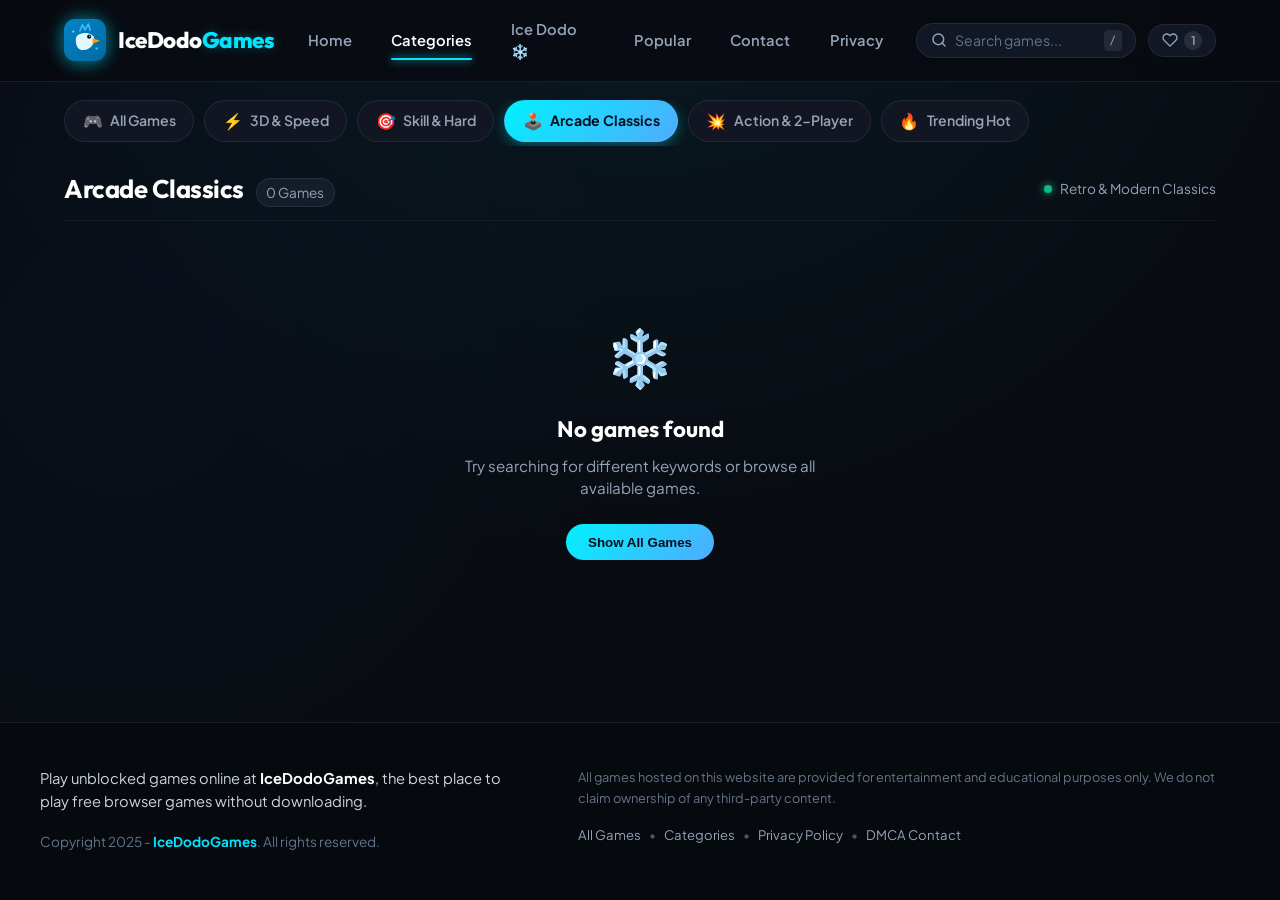
<file: category/arcade/index.html>
<!DOCTYPE html>
<html lang="en">
<head>
  <meta charset="UTF-8">
  <meta name="viewport" content="width=device-width, initial-scale=1.0">
  <title>Arcade Classics Games - Ice Dodo Games</title>
  <meta name="description" content="Play legendary arcade classics and fun mini-games online at Ice Dodo Games. Enjoy Roblox Web, Moto X3M, and retro favorites without downloading.">
  <meta name="keywords" content="arcade games, classic browser games, roblox, moto x3m, unblocked arcade">

  <!-- Favicon -->
  <link rel="icon" type="image/svg+xml" href="data:image/svg+xml,<svg xmlns='http://www.w3.org/2000/svg' viewBox='0 0 100 100'><circle cx='50' cy='50' r='48' fill='%230b1329'/><path d='M30 45 C30 25, 70 25, 70 45 C70 65, 55 75, 40 75 C30 75, 30 55, 30 45 Z' fill='%2300f2fe'/><ellipse cx='42' cy='42' rx='5' ry='6' fill='%23081026'/><ellipse cx='43' cy='40' rx='2' ry='2' fill='%23ffffff'/><polygon points='45,45 68,52 48,58' fill='%23ff9900'/><polygon points='22,48 35,40 33,56' fill='%2338ef7d'/></svg>">

  <!-- Google Fonts -->
  <link rel="preconnect" href="https://fonts.googleapis.com">
  <link rel="preconnect" href="https://fonts.gstatic.com" crossorigin>
  <link href="https://fonts.googleapis.com/css2?family=Outfit:wght@400;500;600;700;800&family=Plus+Jakarta+Sans:wght@400;500;600;700&display=swap" rel="stylesheet">
  
  <link rel="stylesheet" href="../../style.css">
</head>
<body data-base-path="../../" data-page-category="arcade">

  <!-- Top Navigation Bar -->
  <header class="navbar" id="topNavbar">
    <div class="nav-container">
      
      <!-- Brand / Logo -->
      <a href="../../index.html" class="brand-logo" id="homeLogoBtn">
        <div class="logo-icon-wrapper">
          <svg class="logo-icon" viewBox="0 0 100 100" fill="none" xmlns="http://www.w3.org/2000/svg">
            <rect width="100" height="100" rx="26" fill="url(#logo-grad)"/>
            <path d="M28 48C28 30 68 28 72 46C74 56 64 74 46 74C32 74 28 62 28 48Z" fill="#E0F7FF"/>
            <circle cx="60" cy="42" r="5" fill="#0F172A"/>
            <circle cx="61.5" cy="40.5" r="1.5" fill="#FFFFFF"/>
            <path d="M68 46L86 52L68 59Z" fill="#FF9E00"/>
            <path d="M38 28L44 14L50 26L58 12L62 27" stroke="#38BDF8" stroke-width="4" stroke-linecap="round" stroke-linejoin="round"/>
            <circle cx="22" cy="30" r="2.5" fill="#7DD3FC"/>
            <circle cx="78" cy="70" r="3" fill="#38BDF8"/>
            <defs>
              <linearGradient id="logo-grad" x1="0" y1="0" x2="100" y2="100" gradientUnits="userSpaceOnUse">
                <stop stop-color="#0284C7"/>
                <stop offset="1" stop-color="#0369A1"/>
              </linearGradient>
            </defs>
          </svg>
          <div class="logo-frost-glow"></div>
        </div>
        <div class="brand-text-group">
          <span class="brand-name">IceDodo<span class="brand-highlight">Games</span></span>
        </div>
      </a>

      <!-- Center Nav Links -->
      <nav class="nav-links" id="mainNav">
        <a href="../../index.html" class="nav-link">Home</a>
        <a href="../../category/" class="nav-link active">Categories</a>
        <a href="../../play.html?id=ice-dodo" class="nav-link" id="navIceDodoBtn">Ice Dodo ❄️</a>
        <a href="../hot/" class="nav-link" id="navTrendingBtn">Popular</a>
        <a href="#footer" class="nav-link">Contact</a>
        <a href="#footer" class="nav-link">Privacy</a>
      </nav>

      <!-- Right Actions: Search Bar & Favorite Filter -->
      <div class="nav-right">
        <div class="search-container">
          <svg class="search-icon" viewBox="0 0 24 24" fill="none" stroke="currentColor" stroke-width="2.2" stroke-linecap="round" stroke-linejoin="round">
            <circle cx="11" cy="11" r="8"></circle>
            <line x1="21" y1="21" x2="16.65" y2="16.65"></line>
          </svg>
          <input type="text" id="searchInput" placeholder="Search games..." autocomplete="off" spellcheck="false">
          <button class="clear-search-btn" id="clearSearchBtn" title="Clear search" aria-label="Clear search">&times;</button>
          <span class="search-kbd-hint">/</span>
        </div>

        <button class="fav-filter-btn" id="favoritesToggleBtn" title="View Favorite Games" aria-label="Favorites">
          <svg class="fav-btn-icon" viewBox="0 0 24 24" fill="none" stroke="currentColor" stroke-width="2" stroke-linecap="round" stroke-linejoin="round">
            <path d="M20.84 4.61a5.5 5.5 0 0 0-7.78 0L12 5.67l-1.06-1.06a5.5 5.5 0 0 0-7.78 7.78l1.06 1.06L12 21.23l7.78-7.78 1.06-1.06a5.5 5.5 0 0 0 0-7.78z"></path>
          </svg>
          <span class="fav-count" id="favCountBadge">0</span>
        </button>
      </div>

    </div>
  </header>

  <!-- Category Filter Bar -->
  <section class="categories-bar" id="categories">
    <div class="categories-container">
      <div class="category-pills" id="categoryPills">
        <a href="../../index.html" class="pill" data-category="all">
          <span class="pill-icon">🎮</span> All Games
        </a>
        <a href="../runners/" class="pill" data-category="runners">
          <span class="pill-icon">⚡</span> 3D & Speed
        </a>
        <a href="../skill/" class="pill" data-category="skill">
          <span class="pill-icon">🎯</span> Skill & Hard
        </a>
        <a href="../arcade/" class="pill active" data-category="arcade">
          <span class="pill-icon">🕹️</span> Arcade Classics
        </a>
        <a href="../action/" class="pill" data-category="action">
          <span class="pill-icon">💥</span> Action & 2-Player
        </a>
        <a href="../hot/" class="pill" data-category="hot">
          <span class="pill-icon">🔥</span> Trending Hot
        </a>
      </div>
    </div>
  </section>

  <!-- Main Game Showcase Container -->
  <main class="main-content">
    <div class="content-container">

      <!-- Section Title Bar with Counter -->
      <div class="section-header">
        <div class="section-title-wrap">
          <h1 class="section-title" id="gamesSectionTitle">Arcade Classics</h1>
          <span class="game-counter" id="gameCounter">Games</span>
        </div>
        <div class="section-view-filter">
          <span class="status-indicator"></span> Retro & Modern Classics
        </div>
      </div>

      <!-- Games Grid -->
      <div class="games-grid" id="gamesGrid">
        <!-- Rendered dynamically by app.js -->
      </div>

      <!-- Empty Search State -->
      <div class="empty-state" id="emptyState" style="display: none;">
        <div class="empty-state-icon">❄️</div>
        <h3>No games found</h3>
        <p>Try searching for different keywords or browse all available games.</p>
        <button class="btn-reset-filter" id="resetSearchBtn">Show All Games</button>
      </div>

    </div>
  </main>

  <!-- Footer -->
  <footer class="site-footer" id="footer">
    <div class="footer-container">
      <div class="footer-left">
        <p class="footer-description">
          Play unblocked games online at <strong class="highlight-white">IceDodoGames</strong>, the best place to play free browser games without downloading.
        </p>
        <p class="footer-copyright">
          Copyright 2025 - <span class="highlight-cyan">IceDodoGames</span>. All rights reserved.
        </p>
      </div>
      <div class="footer-right">
        <p class="footer-disclaimer">
          All games hosted on this website are provided for entertainment and educational purposes only. We do not claim ownership of any third-party content.
        </p>
        <div class="footer-meta-links">
          <a href="../../index.html">All Games</a> &bull;
          <a href="../../category/">Categories</a> &bull;
          <a href="#">Privacy Policy</a> &bull;
          <a href="#">DMCA Contact</a>
        </div>
      </div>
    </div>
  </footer>

  <script src="../../games-data.js"></script>
  <script src="../../app.js"></script>
</body>
</html>
</file>
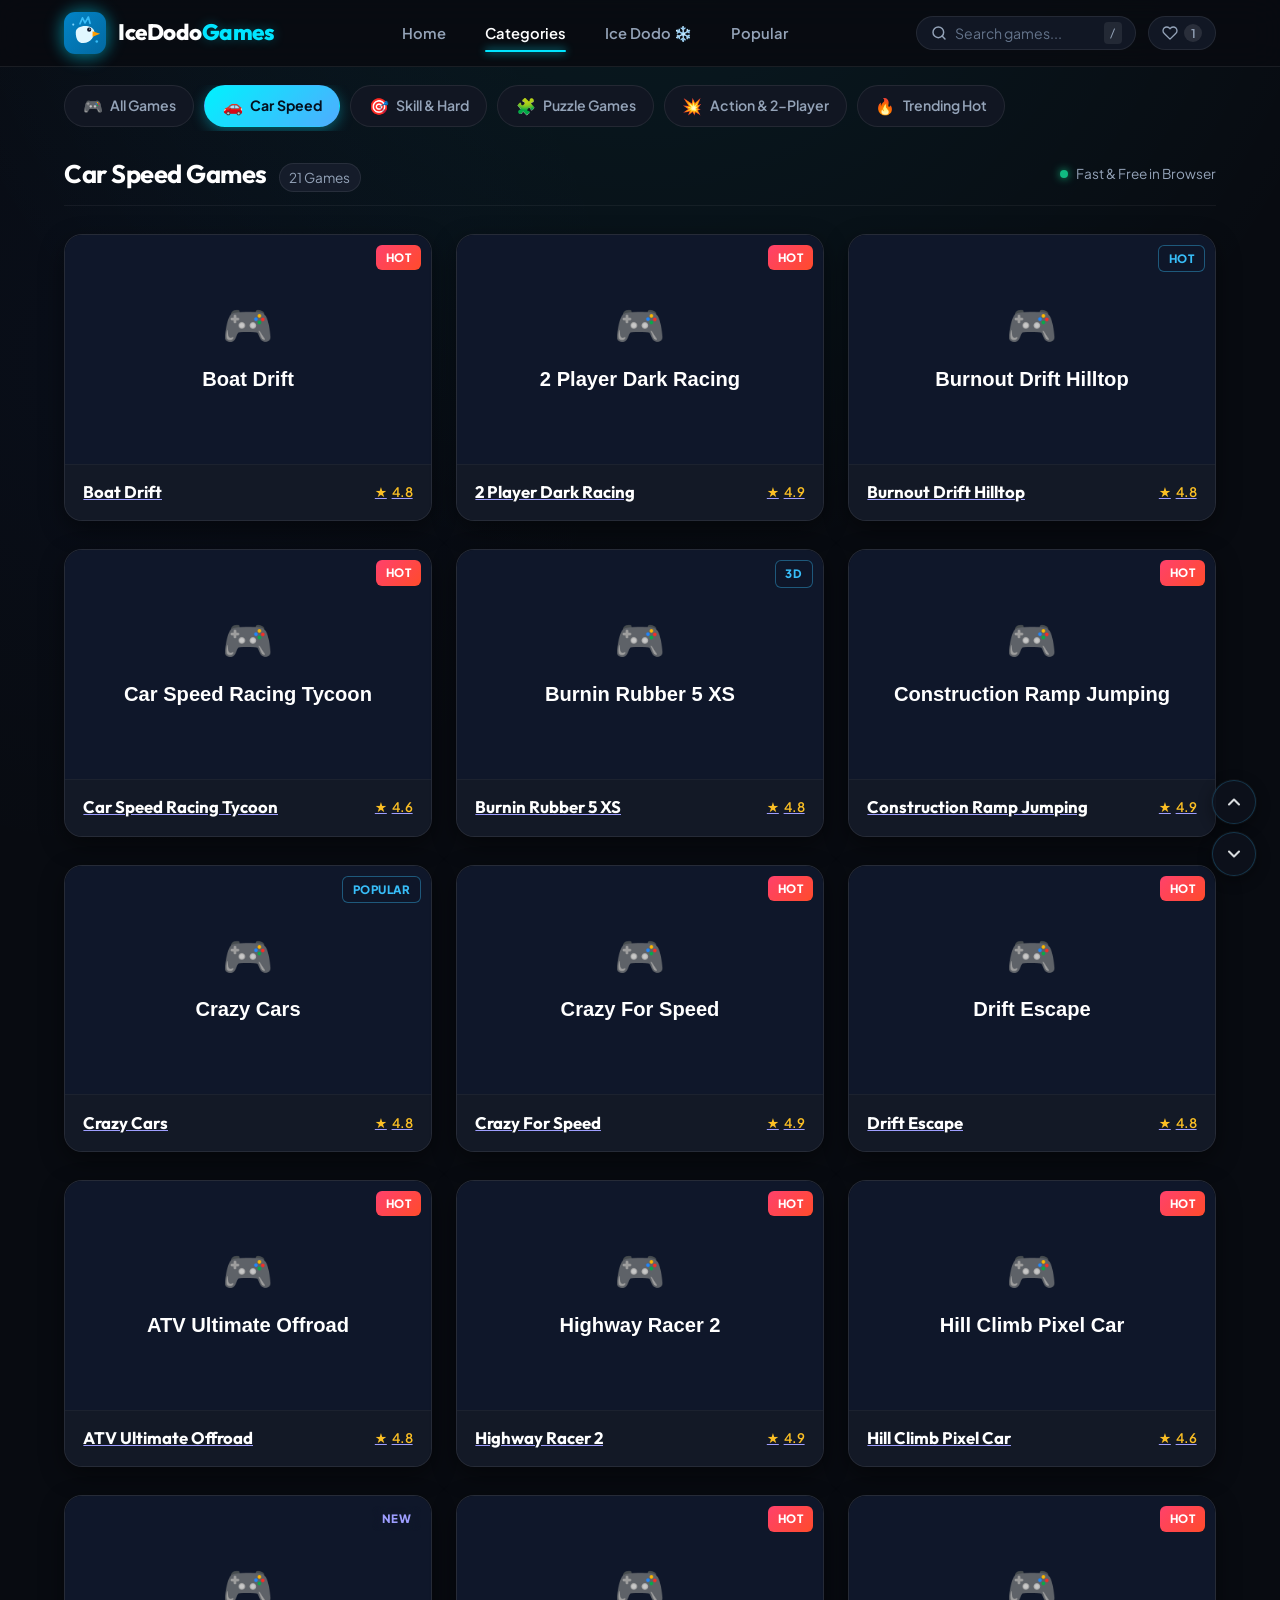
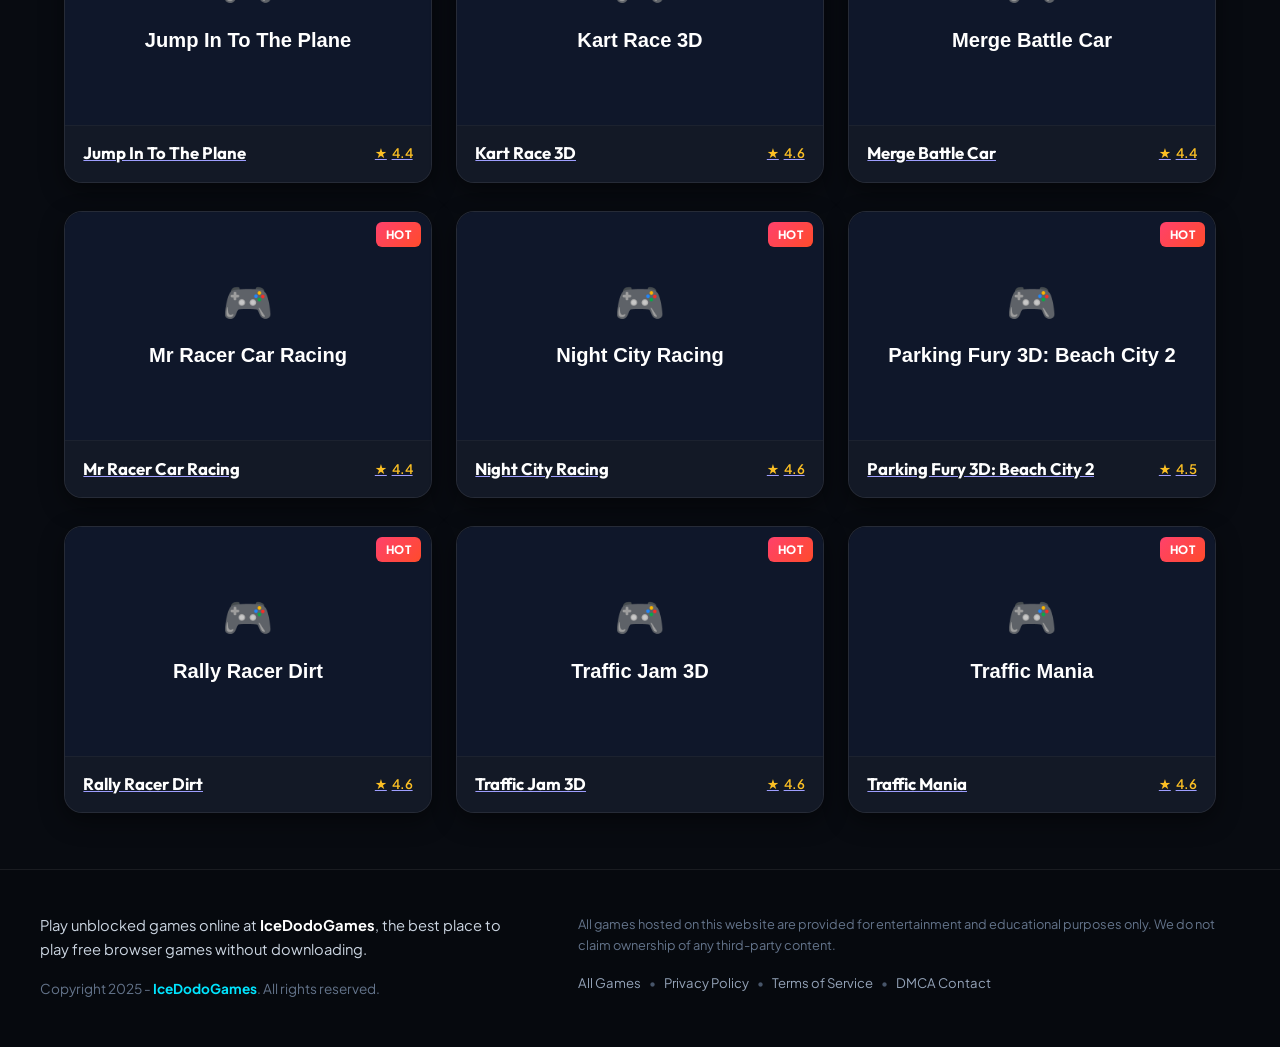
<file: category/Carspeed/index.html>
<!DOCTYPE html>
<html lang="en">

<head>
  <meta charset="UTF-8">
  <meta name="viewport" content="width=device-width, initial-scale=1.0">
  <title>Unblocked Car Speed Games for School Chromebook - Ice Dodo Games</title>
  <meta name="description"
    content="Play the best unblocked Car Speed and racing games at school on Chromebook! Ice Dodo Games is a premier unblocked website for school with fast, free browser racing.">
  <meta name="keywords" content="unblocked games, unbloked games, unblocked websites for school, unbloked websites for school chrome book, unblocked games for school chromebook, car speed games, unblocked racing games, chromebook car games">
  <meta name="robots" content="index, follow, max-image-preview:large, max-snippet:-1, max-video-preview:-1">
  <link rel="canonical" href="https://icedodogame.github.io/category/Carspeed/">

  <!-- Open Graph / Google Search Preview -->
  <meta property="og:type" content="website">
  <meta property="og:site_name" content="Ice Dodo Games">
  <meta property="og:url" content="https://icedodogame.github.io/category/Carspeed/">
  <meta property="og:title" content="Car Speed Games - Ice Dodo Games">
  <meta property="og:description" content="Play the best Car Speed and racing games online at Ice Dodo Games. Fast unblocked browser driving action.">
  <meta property="og:image" content="https://icedodogame.github.io/og-image.jpg">
  <meta property="og:image:secure_url" content="https://icedodogame.github.io/og-image.jpg">
  <meta property="og:image:width" content="1280">
  <meta property="og:image:height" content="720">

  <!-- Twitter Card -->
  <meta name="twitter:card" content="summary_large_image">
  <meta name="twitter:title" content="Car Speed Games - Ice Dodo Games">
  <meta name="twitter:description" content="Play the best Car Speed and racing games online at Ice Dodo Games.">
  <meta name="twitter:image" content="https://icedodogame.github.io/og-image.jpg">

  <link rel="image_src" href="https://icedodogame.github.io/og-image.jpg">

  <!-- Favicon -->
  <link rel="icon" type="image/svg+xml"
    href="data:image/svg+xml,<svg xmlns='http://www.w3.org/2000/svg' viewBox='0 0 100 100'><circle cx='50' cy='50' r='48' fill='%230b1329'/><path d='M30 45 C30 25, 70 25, 70 45 C70 65, 55 75, 40 75 C30 75, 30 55, 30 45 Z' fill='%2300f2fe'/><ellipse cx='42' cy='42' rx='5' ry='6' fill='%23081026'/><ellipse cx='43' cy='40' rx='2' ry='2' fill='%23ffffff'/><polygon points='45,45 68,52 48,58' fill='%23ff9900'/><polygon points='22,48 35,40 33,56' fill='%2338ef7d'/></svg>">

  <!-- Google Fonts -->
  <link rel="preconnect" href="https://fonts.googleapis.com">
  <link rel="preconnect" href="https://fonts.gstatic.com" crossorigin>
  <link
    href="https://fonts.googleapis.com/css2?family=Outfit:wght@400;500;600;700;800&family=Plus+Jakarta+Sans:wght@400;500;600;700&display=swap"
    rel="stylesheet">

  <link rel="stylesheet" href="../../style.css">
</head>

<body data-base-path="../../" data-page-category="Carspeed">

  <!-- Top Navigation Bar -->
  <header class="navbar" id="topNavbar">
    <div class="nav-container">

      <!-- Brand / Logo -->
      <a href="../../index.html" class="brand-logo" id="homeLogoBtn">
        <div class="logo-icon-wrapper">
          <svg class="logo-icon" viewBox="0 0 100 100" fill="none" xmlns="http://www.w3.org/2000/svg">
            <rect width="100" height="100" rx="26" fill="url(#logo-grad)" />
            <path d="M28 48C28 30 68 28 72 46C74 56 64 74 46 74C32 74 28 62 28 48Z" fill="#E0F7FF" />
            <circle cx="60" cy="42" r="5" fill="#0F172A" />
            <circle cx="61.5" cy="40.5" r="1.5" fill="#FFFFFF" />
            <path d="M68 46L86 52L68 59Z" fill="#FF9E00" />
            <path d="M38 28L44 14L50 26L58 12L62 27" stroke="#38BDF8" stroke-width="4" stroke-linecap="round"
              stroke-linejoin="round" />
            <circle cx="22" cy="30" r="2.5" fill="#7DD3FC" />
            <circle cx="78" cy="70" r="3" fill="#38BDF8" />
            <defs>
              <linearGradient id="logo-grad" x1="0" y1="0" x2="100" y2="100" gradientUnits="userSpaceOnUse">
                <stop stop-color="#0284C7" />
                <stop offset="1" stop-color="#0369A1" />
              </linearGradient>
            </defs>
          </svg>
          <div class="logo-frost-glow"></div>
        </div>
        <div class="brand-text-group">
          <span class="brand-name">IceDodo<span class="brand-highlight">Games</span></span>
        </div>
      </a>

      <!-- Center Nav Links -->
      <nav class="nav-links" id="mainNav">
        <a href="../../index.html" class="nav-link">Home</a>
        <a href="../../category/" class="nav-link active">Categories</a>
        <a href="../../play.html?id=ice-dodo" class="nav-link" id="navIceDodoBtn">Ice Dodo ❄️</a>
        <a href="../hot/" class="nav-link" id="navTrendingBtn">Popular</a>
      </nav>

      <!-- Right Actions: Search Bar & Favorite Filter -->
      <div class="nav-right">
        <div class="search-container">
          <svg class="search-icon" viewBox="0 0 24 24" fill="none" stroke="currentColor" stroke-width="2.2"
            stroke-linecap="round" stroke-linejoin="round">
            <circle cx="11" cy="11" r="8"></circle>
            <line x1="21" y1="21" x2="16.65" y2="16.65"></line>
          </svg>
          <input type="text" id="searchInput" placeholder="Search games..." autocomplete="off" spellcheck="false">
          <button class="clear-search-btn" id="clearSearchBtn" title="Clear search"
            aria-label="Clear search">&times;</button>
          <span class="search-kbd-hint">/</span>
        </div>

        <button class="fav-filter-btn" id="favoritesToggleBtn" title="View Favorite Games" aria-label="Favorites">
          <svg class="fav-btn-icon" viewBox="0 0 24 24" fill="none" stroke="currentColor" stroke-width="2"
            stroke-linecap="round" stroke-linejoin="round">
            <path
              d="M20.84 4.61a5.5 5.5 0 0 0-7.78 0L12 5.67l-1.06-1.06a5.5 5.5 0 0 0-7.78 7.78l1.06 1.06L12 21.23l7.78-7.78 1.06-1.06a5.5 5.5 0 0 0 0-7.78z">
            </path>
          </svg>
          <span class="fav-count" id="favCountBadge">0</span>
        </button>
      </div>

    </div>
  </header>

  <!-- Category Filter Bar -->
  <section class="categories-bar" id="categories">
    <div class="categories-container">
      <div class="category-pills" id="categoryPills">
        <a href="../../index.html" class="pill" data-category="all">
          <span class="pill-icon">🎮</span> All Games
        </a>
        <a href="../Carspeed/" class="pill active" data-category="Carspeed">
          <span class="pill-icon">🚗</span> Car Speed
        </a>
        <a href="../skill/" class="pill" data-category="skill">
          <span class="pill-icon">🎯</span> Skill & Hard
        </a>
        <a href="../puzzle/" class="pill" data-category="puzzle">
          <span class="pill-icon">🧩</span> Puzzle Games
        </a>
        <a href="../action/" class="pill" data-category="action">
          <span class="pill-icon">💥</span> Action & 2-Player
        </a>
        <a href="../hot/" class="pill" data-category="hot">
          <span class="pill-icon">🔥</span> Trending Hot
        </a>
      </div>
    </div>
  </section>

  <!-- Main Game Showcase Container -->
  <main class="main-content">
    <div class="content-container">

      <!-- Section Title Bar with Counter -->
      <div class="section-header">
        <div class="section-title-wrap">
          <h1 class="section-title" id="gamesSectionTitle">Car Speed Games</h1>
          <span class="game-counter" id="gameCounter">Games</span>
        </div>
        <div class="section-view-filter">
          <span class="status-indicator"></span> Fast & Free in Browser
        </div>
      </div>

      <!-- Games Grid -->
      <div class="games-grid" id="gamesGrid">
        <!-- Rendered dynamically by app.js -->
      </div>

      <!-- Empty Search State -->
      <div class="empty-state" id="emptyState" style="display: none;">
        <div class="empty-state-icon">❄️</div>
        <h3>No games found</h3>
        <p>Try searching for different keywords or browse all available games.</p>
        <button class="btn-reset-filter" id="resetSearchBtn">Show All Games</button>
      </div>

    </div>
  </main>

  <!-- Footer -->
  <footer class="site-footer" id="footer">
    <div class="footer-container">
      <div class="footer-left">
        <p class="footer-description">
          Play unblocked games online at <strong class="highlight-white">IceDodoGames</strong>, the best place to play
          free browser games without downloading.
        </p>
        <p class="footer-copyright">
          Copyright 2025 - <span class="highlight-cyan">IceDodoGames</span>. All rights reserved.
        </p>
      </div>
      <div class="footer-right">
        <p class="footer-disclaimer">
          All games hosted on this website are provided for entertainment and educational purposes only. We do not claim
          ownership of any third-party content.
        </p>
        <div class="footer-meta-links">
          <a href="../../index.html">All Games</a> &bull;
          <a href="../../privacy-policy/">Privacy Policy</a> &bull;
          <a href="../../terms/">Terms of Service</a> &bull;
          <a href="../../dmca/">DMCA Contact</a>
        </div>
      </div>
    </div>
  </footer>

  <!-- Scroll To Top / Bottom Buttons -->
  <div class="scroll-controls" id="scrollControls" aria-label="Scroll navigation">
    <button class="scroll-btn scroll-btn-up" id="scrollUpBtn" title="Scroll to top" aria-label="Scroll to top" onclick="window.scrollTo({top: 0, behavior: 'smooth'})">
      <svg viewBox="0 0 24 24" width="20" height="20" fill="none" stroke="currentColor" stroke-width="2.5" stroke-linecap="round" stroke-linejoin="round">
        <polyline points="18 15 12 9 6 15"></polyline>
      </svg>
    </button>
    <button class="scroll-btn scroll-btn-down" id="scrollDownBtn" title="Scroll to bottom" aria-label="Scroll to bottom" onclick="window.scrollTo({top: document.documentElement.scrollHeight, behavior: 'smooth'})">
      <svg viewBox="0 0 24 24" width="20" height="20" fill="none" stroke="currentColor" stroke-width="2.5" stroke-linecap="round" stroke-linejoin="round">
        <polyline points="6 9 12 15 18 9"></polyline>
      </svg>
    </button>
  </div>

  <script src="../../games-data.js"></script>
  <script src="../../app.js"></script>
</body>

</html>
</file>
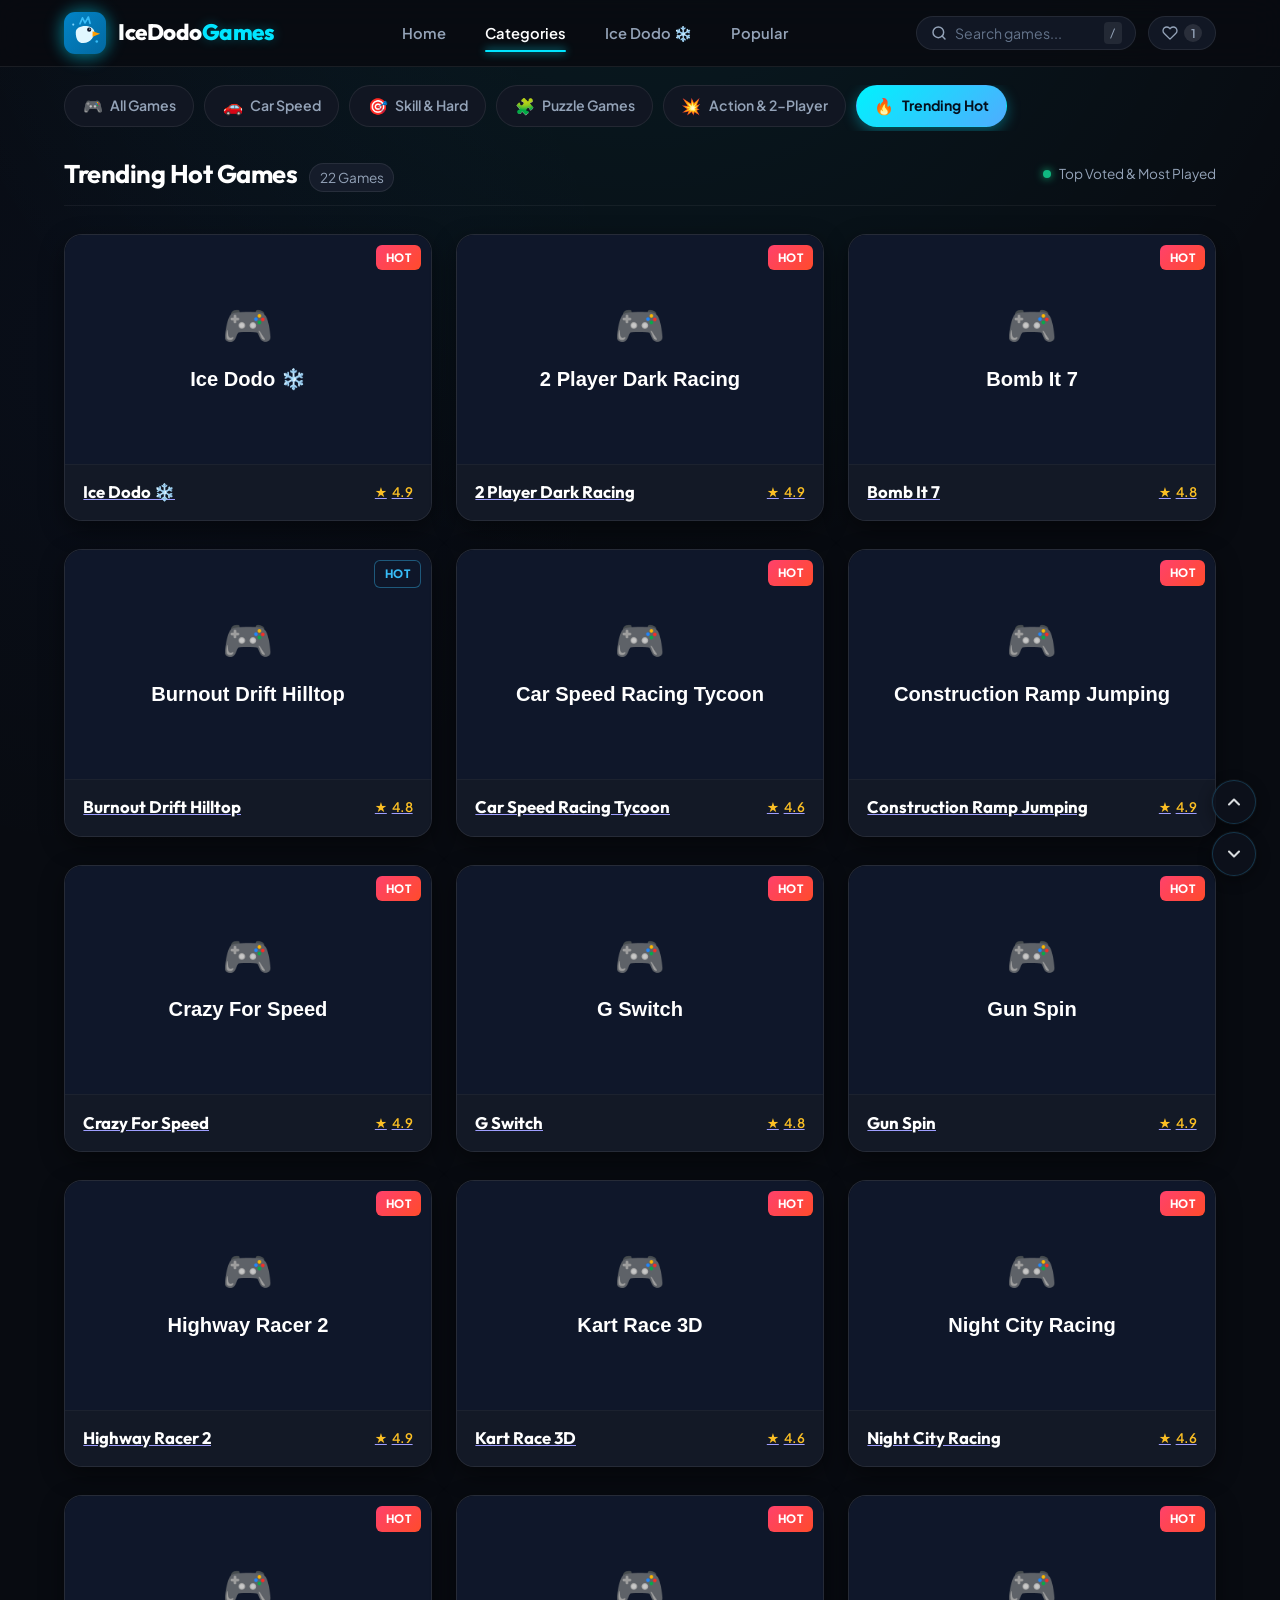
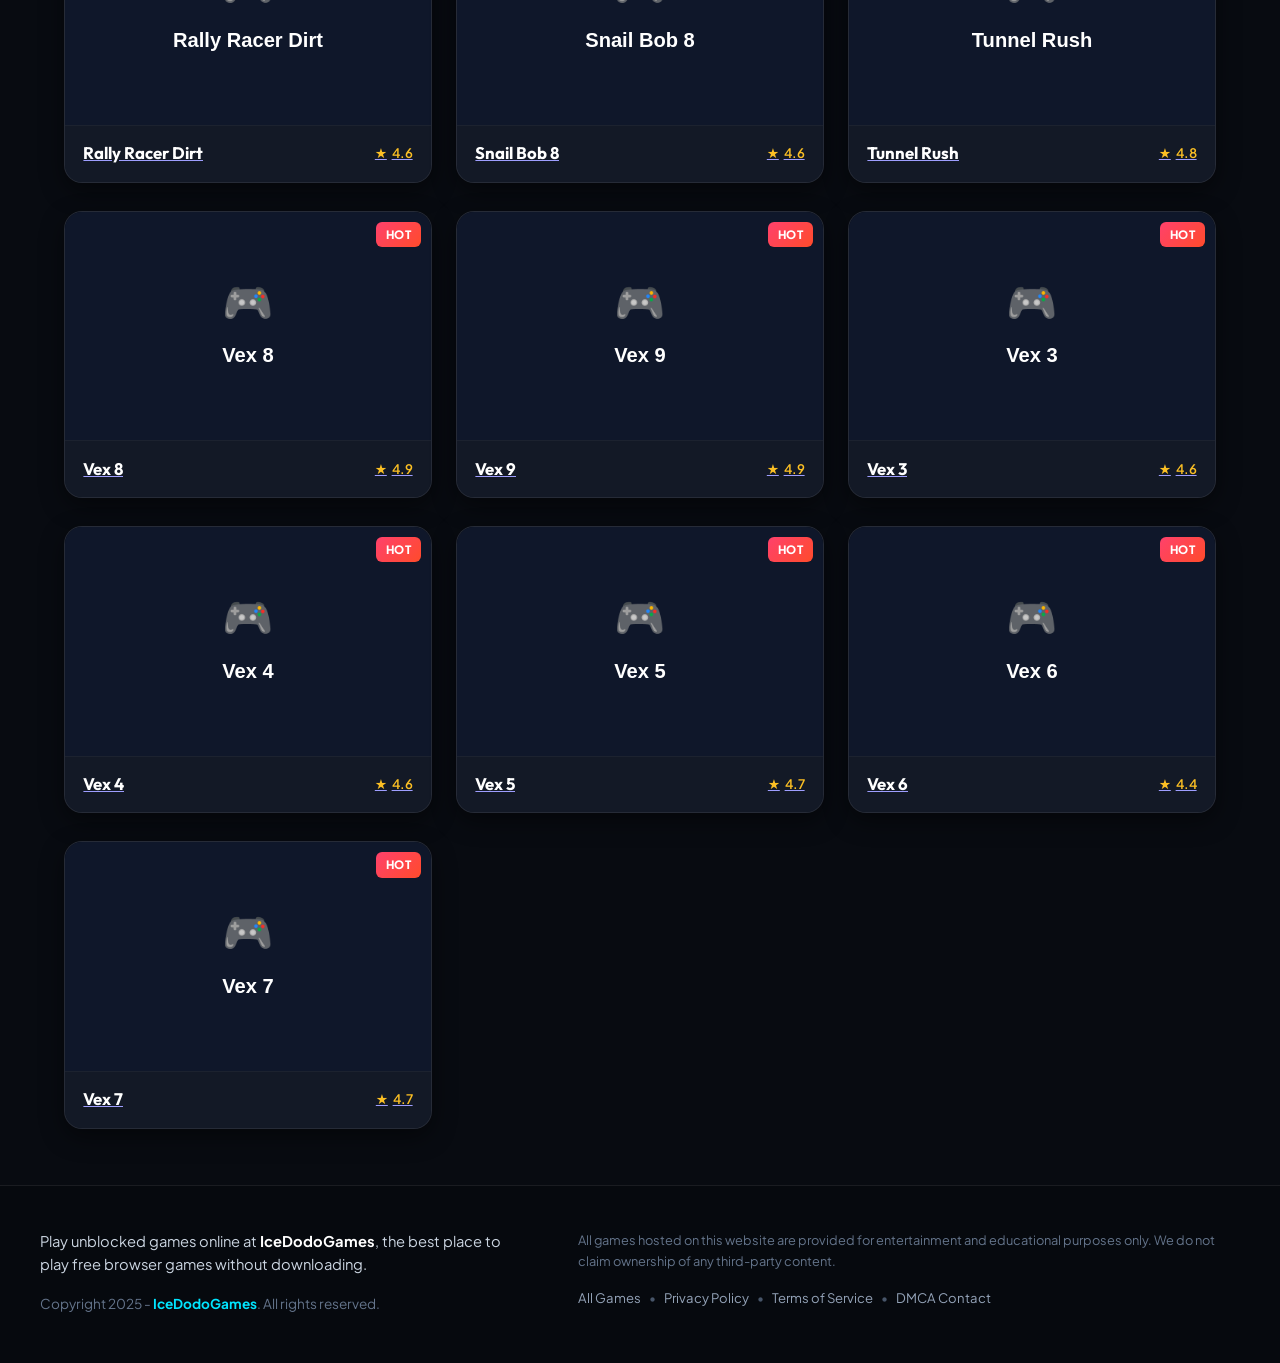
<file: category/hot/index.html>
<!DOCTYPE html>
<html lang="en">

<head>
  <meta charset="UTF-8">
  <meta name="viewport" content="width=device-width, initial-scale=1.0">
  <title>Trending Unblocked Games for School Chromebook - Ice Dodo Games</title>
  <meta name="description"
    content="Discover top trending unblocked games at school on Chromebook! Ice Dodo Games is one of the best unblocked websites for school. Play popular free browser games without blocks.">
  <meta name="keywords" content="unblocked games, unbloked games, unblocked websites for school, unbloked websites for school chrome book, unblocked games for school chromebook, trending unblocked games, popular games unblocked school">
  <meta name="robots" content="index, follow, max-image-preview:large, max-snippet:-1, max-video-preview:-1">
  <link rel="canonical" href="https://icedodogame.github.io/category/hot/">

  <!-- Open Graph / Google Search Preview -->
  <meta property="og:type" content="website">
  <meta property="og:site_name" content="Ice Dodo Games">
  <meta property="og:url" content="https://icedodogame.github.io/category/hot/">
  <meta property="og:title" content="Trending Hot Games - Ice Dodo Games">
  <meta property="og:description" content="Discover the hottest unblocked games trending right now at Ice Dodo Games.">
  <meta property="og:image" content="https://icedodogame.github.io/og-image.jpg">
  <meta property="og:image:secure_url" content="https://icedodogame.github.io/og-image.jpg">
  <meta property="og:image:width" content="1280">
  <meta property="og:image:height" content="720">

  <!-- Twitter Card -->
  <meta name="twitter:card" content="summary_large_image">
  <meta name="twitter:title" content="Trending Hot Games - Ice Dodo Games">
  <meta name="twitter:description" content="Discover the hottest unblocked games trending right now at Ice Dodo Games.">
  <meta name="twitter:image" content="https://icedodogame.github.io/og-image.jpg">

  <link rel="image_src" href="https://icedodogame.github.io/og-image.jpg">

  <!-- Favicon -->
  <link rel="icon" type="image/svg+xml"
    href="data:image/svg+xml,<svg xmlns='http://www.w3.org/2000/svg' viewBox='0 0 100 100'><circle cx='50' cy='50' r='48' fill='%230b1329'/><path d='M30 45 C30 25, 70 25, 70 45 C70 65, 55 75, 40 75 C30 75, 30 55, 30 45 Z' fill='%2300f2fe'/><ellipse cx='42' cy='42' rx='5' ry='6' fill='%23081026'/><ellipse cx='43' cy='40' rx='2' ry='2' fill='%23ffffff'/><polygon points='45,45 68,52 48,58' fill='%23ff9900'/><polygon points='22,48 35,40 33,56' fill='%2338ef7d'/></svg>">

  <!-- Google Fonts -->
  <link rel="preconnect" href="https://fonts.googleapis.com">
  <link rel="preconnect" href="https://fonts.gstatic.com" crossorigin>
  <link
    href="https://fonts.googleapis.com/css2?family=Outfit:wght@400;500;600;700;800&family=Plus+Jakarta+Sans:wght@400;500;600;700&display=swap"
    rel="stylesheet">

  <link rel="stylesheet" href="../../style.css">
</head>

<body data-base-path="../../" data-page-category="hot">

  <!-- Top Navigation Bar -->
  <header class="navbar" id="topNavbar">
    <div class="nav-container">

      <!-- Brand / Logo -->
      <a href="../../index.html" class="brand-logo" id="homeLogoBtn">
        <div class="logo-icon-wrapper">
          <svg class="logo-icon" viewBox="0 0 100 100" fill="none" xmlns="http://www.w3.org/2000/svg">
            <rect width="100" height="100" rx="26" fill="url(#logo-grad)" />
            <path d="M28 48C28 30 68 28 72 46C74 56 64 74 46 74C32 74 28 62 28 48Z" fill="#E0F7FF" />
            <circle cx="60" cy="42" r="5" fill="#0F172A" />
            <circle cx="61.5" cy="40.5" r="1.5" fill="#FFFFFF" />
            <path d="M68 46L86 52L68 59Z" fill="#FF9E00" />
            <path d="M38 28L44 14L50 26L58 12L62 27" stroke="#38BDF8" stroke-width="4" stroke-linecap="round"
              stroke-linejoin="round" />
            <circle cx="22" cy="30" r="2.5" fill="#7DD3FC" />
            <circle cx="78" cy="70" r="3" fill="#38BDF8" />
            <defs>
              <linearGradient id="logo-grad" x1="0" y1="0" x2="100" y2="100" gradientUnits="userSpaceOnUse">
                <stop stop-color="#0284C7" />
                <stop offset="1" stop-color="#0369A1" />
              </linearGradient>
            </defs>
          </svg>
          <div class="logo-frost-glow"></div>
        </div>
        <div class="brand-text-group">
          <span class="brand-name">IceDodo<span class="brand-highlight">Games</span></span>
        </div>
      </a>

      <!-- Center Nav Links -->
      <nav class="nav-links" id="mainNav">
        <a href="../../index.html" class="nav-link">Home</a>
        <a href="../../category/" class="nav-link active">Categories</a>
        <a href="../../play.html?id=ice-dodo" class="nav-link" id="navIceDodoBtn">Ice Dodo ❄️</a>
        <a href="../hot/" class="nav-link" id="navTrendingBtn">Popular</a>
      </nav>

      <!-- Right Actions: Search Bar & Favorite Filter -->
      <div class="nav-right">
        <div class="search-container">
          <svg class="search-icon" viewBox="0 0 24 24" fill="none" stroke="currentColor" stroke-width="2.2"
            stroke-linecap="round" stroke-linejoin="round">
            <circle cx="11" cy="11" r="8"></circle>
            <line x1="21" y1="21" x2="16.65" y2="16.65"></line>
          </svg>
          <input type="text" id="searchInput" placeholder="Search games..." autocomplete="off" spellcheck="false">
          <button class="clear-search-btn" id="clearSearchBtn" title="Clear search"
            aria-label="Clear search">&times;</button>
          <span class="search-kbd-hint">/</span>
        </div>

        <button class="fav-filter-btn" id="favoritesToggleBtn" title="View Favorite Games" aria-label="Favorites">
          <svg class="fav-btn-icon" viewBox="0 0 24 24" fill="none" stroke="currentColor" stroke-width="2"
            stroke-linecap="round" stroke-linejoin="round">
            <path
              d="M20.84 4.61a5.5 5.5 0 0 0-7.78 0L12 5.67l-1.06-1.06a5.5 5.5 0 0 0-7.78 7.78l1.06 1.06L12 21.23l7.78-7.78 1.06-1.06a5.5 5.5 0 0 0 0-7.78z">
            </path>
          </svg>
          <span class="fav-count" id="favCountBadge">0</span>
        </button>
      </div>

    </div>
  </header>

  <!-- Category Filter Bar -->
  <section class="categories-bar" id="categories">
    <div class="categories-container">
      <div class="category-pills" id="categoryPills">
        <a href="../../index.html" class="pill" data-category="all">
          <span class="pill-icon">🎮</span> All Games
        </a>
        <a href="../Carspeed/" class="pill" data-category="Carspeed">
          <span class="pill-icon">🚗</span> Car Speed
        </a>
        <a href="../skill/" class="pill" data-category="skill">
          <span class="pill-icon">🎯</span> Skill & Hard
        </a>
        <a href="../puzzle/" class="pill" data-category="puzzle">
          <span class="pill-icon">🧩</span> Puzzle Games
        </a>
        <a href="../action/" class="pill" data-category="action">
          <span class="pill-icon">💥</span> Action & 2-Player
        </a>
        <a href="../hot/" class="pill active" data-category="hot">
          <span class="pill-icon">🔥</span> Trending Hot
        </a>
      </div>
    </div>
  </section>

  <!-- Main Game Showcase Container -->
  <main class="main-content">
    <div class="content-container">

      <!-- Section Title Bar with Counter -->
      <div class="section-header">
        <div class="section-title-wrap">
          <h1 class="section-title" id="gamesSectionTitle">Trending Hot Games</h1>
          <span class="game-counter" id="gameCounter">Games</span>
        </div>
        <div class="section-view-filter">
          <span class="status-indicator"></span> Top Voted & Most Played
        </div>
      </div>

      <!-- Games Grid -->
      <div class="games-grid" id="gamesGrid">
        <!-- Rendered dynamically by app.js -->
      </div>

      <!-- Empty Search State -->
      <div class="empty-state" id="emptyState" style="display: none;">
        <div class="empty-state-icon">❄️</div>
        <h3>No games found</h3>
        <p>Try searching for different keywords or browse all available games.</p>
        <button class="btn-reset-filter" id="resetSearchBtn">Show All Games</button>
      </div>

    </div>
  </main>

  <!-- Footer -->
  <footer class="site-footer" id="footer">
    <div class="footer-container">
      <div class="footer-left">
        <p class="footer-description">
          Play unblocked games online at <strong class="highlight-white">IceDodoGames</strong>, the best place to play
          free browser games without downloading.
        </p>
        <p class="footer-copyright">
          Copyright 2025 - <span class="highlight-cyan">IceDodoGames</span>. All rights reserved.
        </p>
      </div>
      <div class="footer-right">
        <p class="footer-disclaimer">
          All games hosted on this website are provided for entertainment and educational purposes only. We do not claim
          ownership of any third-party content.
        </p>
        <div class="footer-meta-links">
          <a href="../../index.html">All Games</a> &bull;
          <a href="../../privacy-policy/">Privacy Policy</a> &bull;
          <a href="../../terms/">Terms of Service</a> &bull;
          <a href="../../dmca/">DMCA Contact</a>
        </div>
      </div>
    </div>
  </footer>

  <!-- Scroll To Top / Bottom Buttons -->
  <div class="scroll-controls" id="scrollControls" aria-label="Scroll navigation">
    <button class="scroll-btn scroll-btn-up" id="scrollUpBtn" title="Scroll to top" aria-label="Scroll to top" onclick="window.scrollTo({top: 0, behavior: 'smooth'})">
      <svg viewBox="0 0 24 24" width="20" height="20" fill="none" stroke="currentColor" stroke-width="2.5" stroke-linecap="round" stroke-linejoin="round">
        <polyline points="18 15 12 9 6 15"></polyline>
      </svg>
    </button>
    <button class="scroll-btn scroll-btn-down" id="scrollDownBtn" title="Scroll to bottom" aria-label="Scroll to bottom" onclick="window.scrollTo({top: document.documentElement.scrollHeight, behavior: 'smooth'})">
      <svg viewBox="0 0 24 24" width="20" height="20" fill="none" stroke="currentColor" stroke-width="2.5" stroke-linecap="round" stroke-linejoin="round">
        <polyline points="6 9 12 15 18 9"></polyline>
      </svg>
    </button>
  </div>

  <script src="../../games-data.js"></script>
  <script src="../../app.js"></script>
</body>

</html>
</file>
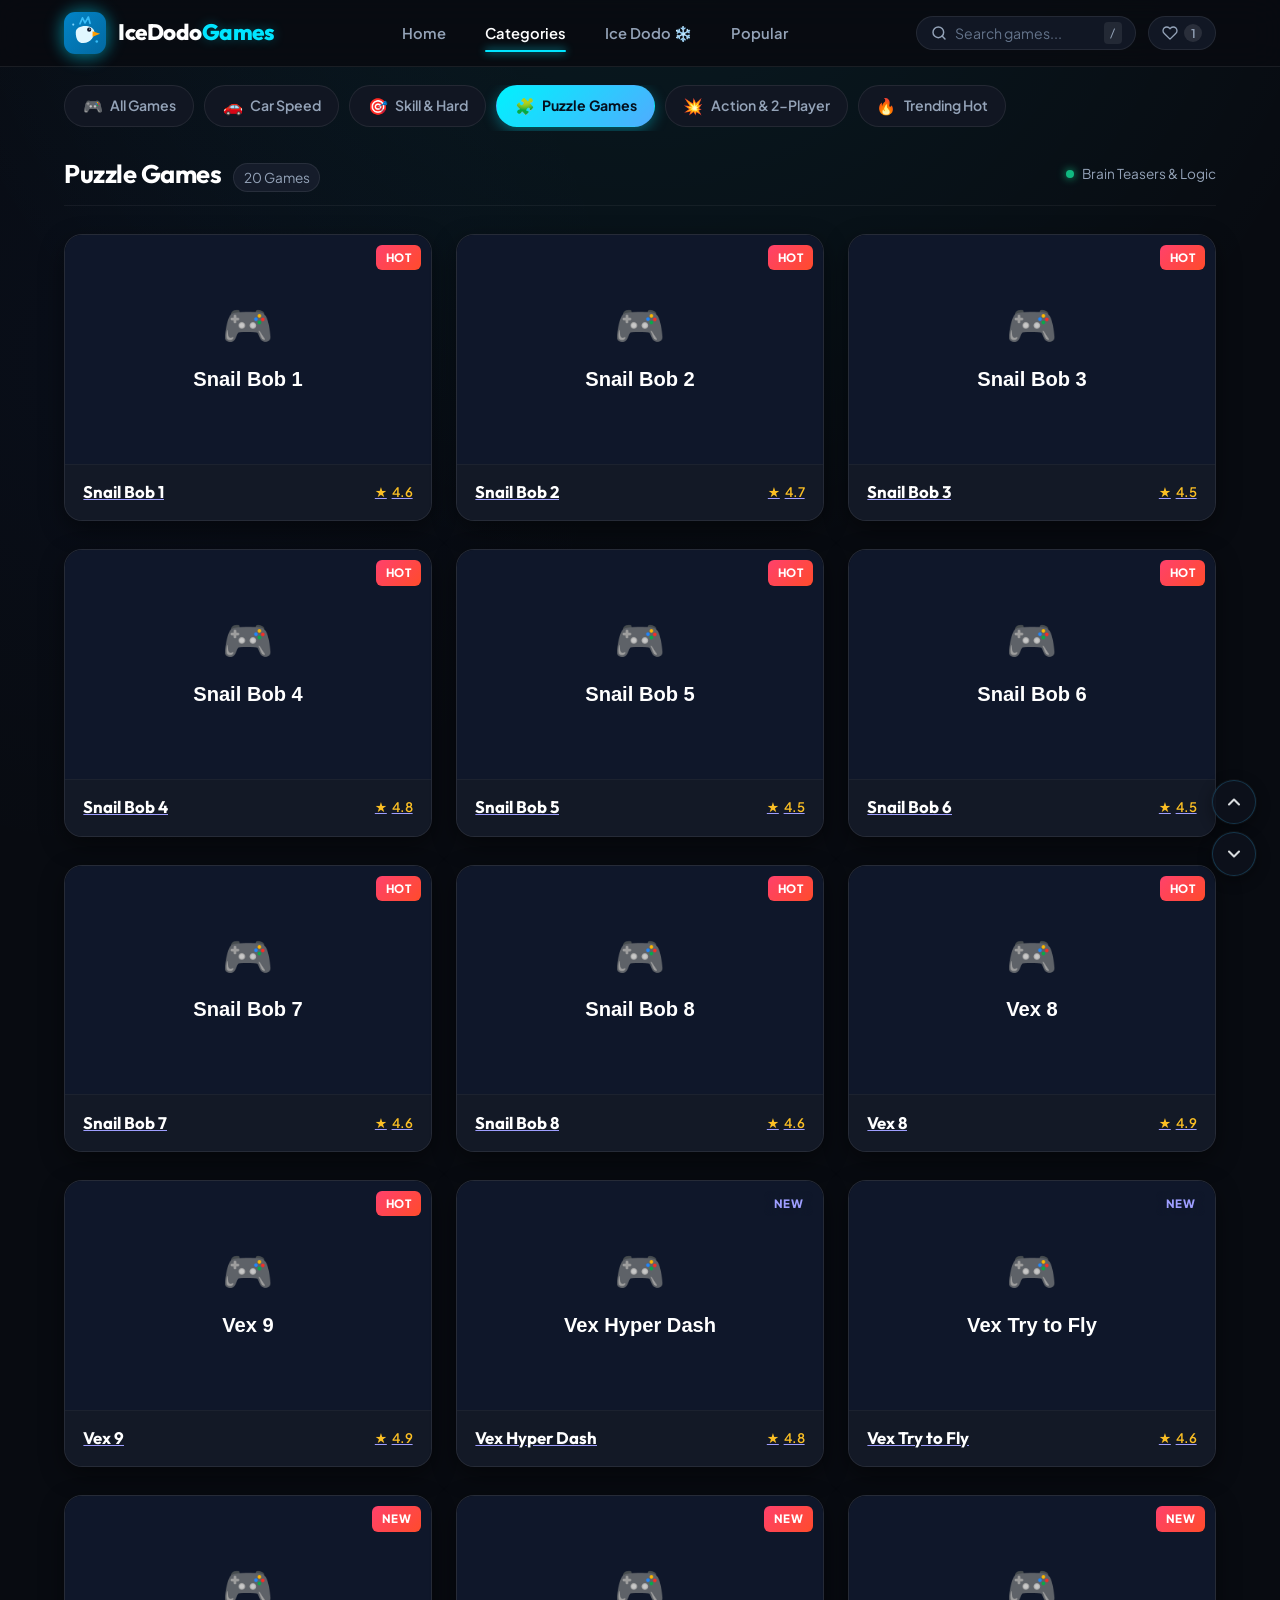
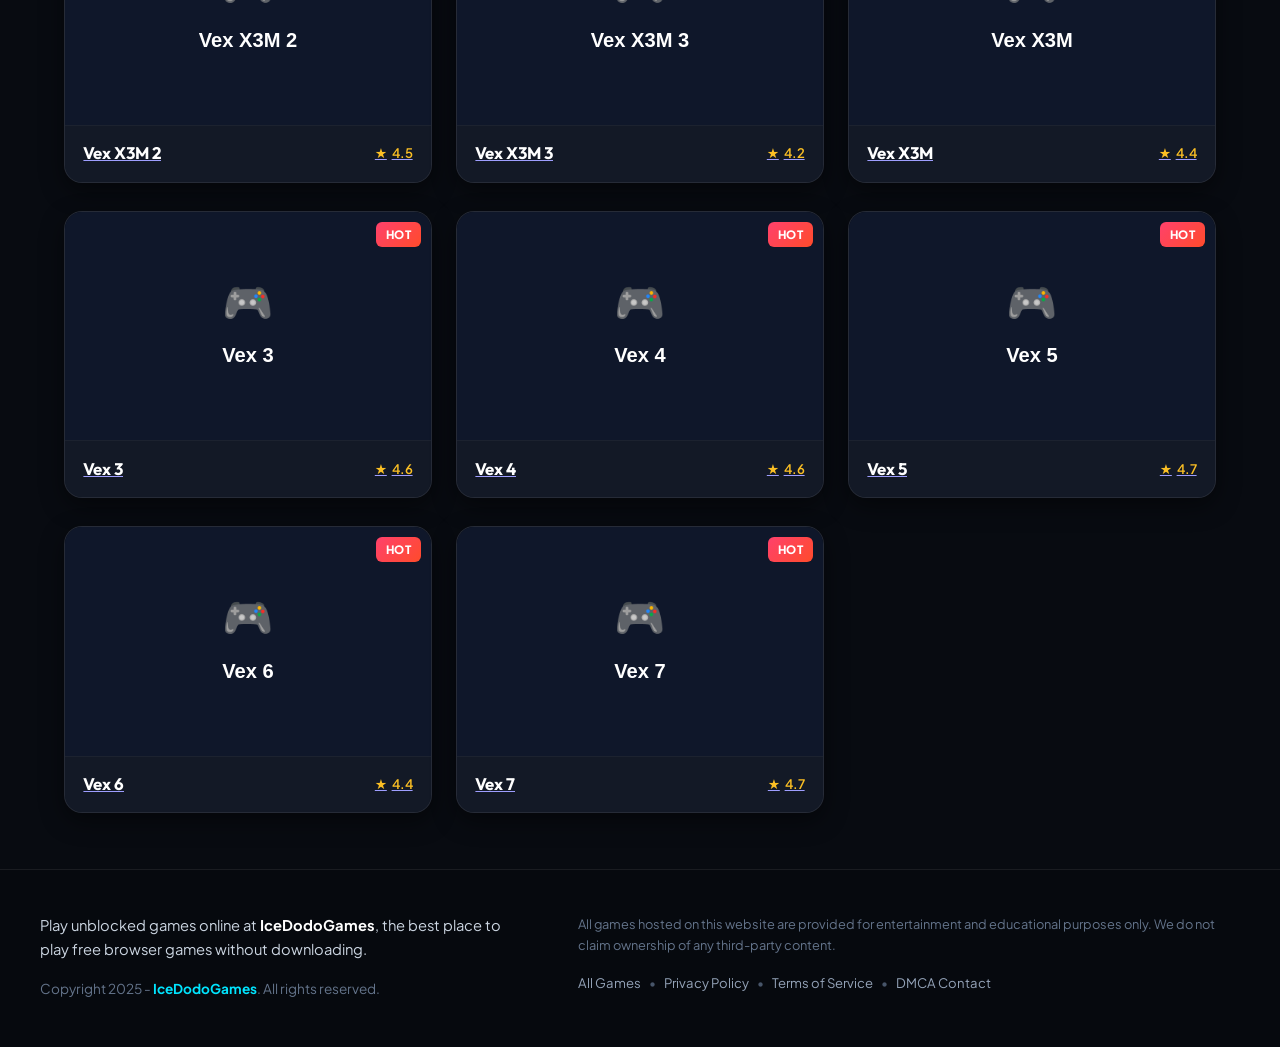
<file: category/puzzle/index.html>
<!DOCTYPE html>
<html lang="en">

<head>
  <meta charset="UTF-8">
  <meta name="viewport" content="width=device-width, initial-scale=1.0">
  <title>Unblocked Puzzle Games for School Chromebook - Ice Dodo Games</title>
  <meta name="description"
    content="Play the best free unblocked puzzle games at school on Chromebook! Ice Dodo Games is a top unblocked website for school. Solve Snail Bob, Vex, and brain teasers without blocks.">
  <meta name="keywords" content="unblocked games, unbloked games, unblocked websites for school, unbloked websites for school chrome book, unblocked games for school chromebook, puzzle games unblocked, chromebook puzzle games, vex unblocked">
  <meta name="robots" content="index, follow, max-image-preview:large, max-snippet:-1, max-video-preview:-1">
  <link rel="canonical" href="https://icedodogame.github.io/category/puzzle/">

  <!-- Open Graph / Google Search Preview -->
  <meta property="og:type" content="website">
  <meta property="og:site_name" content="Ice Dodo Games">
  <meta property="og:url" content="https://icedodogame.github.io/category/puzzle/">
  <meta property="og:title" content="Puzzle Games - Ice Dodo Games">
  <meta property="og:description" content="Play the best free puzzle games online at Ice Dodo Games. Solve Snail Bob, Vex, and brain challenges unblocked.">
  <meta property="og:image" content="https://icedodogame.github.io/og-image.jpg">
  <meta property="og:image:secure_url" content="https://icedodogame.github.io/og-image.jpg">
  <meta property="og:image:width" content="1280">
  <meta property="og:image:height" content="720">

  <!-- Twitter Card -->
  <meta name="twitter:card" content="summary_large_image">
  <meta name="twitter:title" content="Puzzle Games - Ice Dodo Games">
  <meta name="twitter:description" content="Play the best free puzzle games online at Ice Dodo Games.">
  <meta name="twitter:image" content="https://icedodogame.github.io/og-image.jpg">

  <link rel="image_src" href="https://icedodogame.github.io/og-image.jpg">

  <!-- Favicon -->
  <link rel="icon" type="image/svg+xml"
    href="data:image/svg+xml,<svg xmlns='http://www.w3.org/2000/svg' viewBox='0 0 100 100'><circle cx='50' cy='50' r='48' fill='%230b1329'/><path d='M30 45 C30 25, 70 25, 70 45 C70 65, 55 75, 40 75 C30 75, 30 55, 30 45 Z' fill='%2300f2fe'/><ellipse cx='42' cy='42' rx='5' ry='6' fill='%23081026'/><ellipse cx='43' cy='40' rx='2' ry='2' fill='%23ffffff'/><polygon points='45,45 68,52 48,58' fill='%23ff9900'/><polygon points='22,48 35,40 33,56' fill='%2338ef7d'/></svg>">

  <!-- Google Fonts -->
  <link rel="preconnect" href="https://fonts.googleapis.com">
  <link rel="preconnect" href="https://fonts.gstatic.com" crossorigin>
  <link
    href="https://fonts.googleapis.com/css2?family=Outfit:wght@400;500;600;700;800&family=Plus+Jakarta+Sans:wght@400;500;600;700&display=swap"
    rel="stylesheet">

  <link rel="stylesheet" href="../../style.css">
</head>

<body data-base-path="../../" data-page-category="puzzle">

  <!-- Top Navigation Bar -->
  <header class="navbar" id="topNavbar">
    <div class="nav-container">

      <!-- Brand / Logo -->
      <a href="../../index.html" class="brand-logo" id="homeLogoBtn">
        <div class="logo-icon-wrapper">
          <svg class="logo-icon" viewBox="0 0 100 100" fill="none" xmlns="http://www.w3.org/2000/svg">
            <rect width="100" height="100" rx="26" fill="url(#logo-grad)" />
            <path d="M28 48C28 30 68 28 72 46C74 56 64 74 46 74C32 74 28 62 28 48Z" fill="#E0F7FF" />
            <circle cx="60" cy="42" r="5" fill="#0F172A" />
            <circle cx="61.5" cy="40.5" r="1.5" fill="#FFFFFF" />
            <path d="M68 46L86 52L68 59Z" fill="#FF9E00" />
            <path d="M38 28L44 14L50 26L58 12L62 27" stroke="#38BDF8" stroke-width="4" stroke-linecap="round"
              stroke-linejoin="round" />
            <circle cx="22" cy="30" r="2.5" fill="#7DD3FC" />
            <circle cx="78" cy="70" r="3" fill="#38BDF8" />
            <defs>
              <linearGradient id="logo-grad" x1="0" y1="0" x2="100" y2="100" gradientUnits="userSpaceOnUse">
                <stop stop-color="#0284C7" />
                <stop offset="1" stop-color="#0369A1" />
              </linearGradient>
            </defs>
          </svg>
          <div class="logo-frost-glow"></div>
        </div>
        <div class="brand-text-group">
          <span class="brand-name">IceDodo<span class="brand-highlight">Games</span></span>
        </div>
      </a>

      <!-- Center Nav Links -->
      <nav class="nav-links" id="mainNav">
        <a href="../../index.html" class="nav-link">Home</a>
        <a href="../../category/" class="nav-link active">Categories</a>
        <a href="../../play.html?id=ice-dodo" class="nav-link" id="navIceDodoBtn">Ice Dodo ❄️</a>
        <a href="../hot/" class="nav-link" id="navTrendingBtn">Popular</a>
      </nav>

      <!-- Right Actions: Search Bar & Favorite Filter -->
      <div class="nav-right">
        <div class="search-container">
          <svg class="search-icon" viewBox="0 0 24 24" fill="none" stroke="currentColor" stroke-width="2.2"
            stroke-linecap="round" stroke-linejoin="round">
            <circle cx="11" cy="11" r="8"></circle>
            <line x1="21" y1="21" x2="16.65" y2="16.65"></line>
          </svg>
          <input type="text" id="searchInput" placeholder="Search games..." autocomplete="off" spellcheck="false">
          <button class="clear-search-btn" id="clearSearchBtn" title="Clear search"
            aria-label="Clear search">&times;</button>
          <span class="search-kbd-hint">/</span>
        </div>

        <button class="fav-filter-btn" id="favoritesToggleBtn" title="View Favorite Games" aria-label="Favorites">
          <svg class="fav-btn-icon" viewBox="0 0 24 24" fill="none" stroke="currentColor" stroke-width="2"
            stroke-linecap="round" stroke-linejoin="round">
            <path
              d="M20.84 4.61a5.5 5.5 0 0 0-7.78 0L12 5.67l-1.06-1.06a5.5 5.5 0 0 0-7.78 7.78l1.06 1.06L12 21.23l7.78-7.78 1.06-1.06a5.5 5.5 0 0 0 0-7.78z">
            </path>
          </svg>
          <span class="fav-count" id="favCountBadge">0</span>
        </button>
      </div>

    </div>
  </header>

  <!-- Category Filter Bar -->
  <section class="categories-bar" id="categories">
    <div class="categories-container">
      <div class="category-pills" id="categoryPills">
        <a href="../../index.html" class="pill" data-category="all">
          <span class="pill-icon">🎮</span> All Games
        </a>
        <a href="../Carspeed/" class="pill" data-category="Carspeed">
          <span class="pill-icon">🚗</span> Car Speed
        </a>
        <a href="../skill/" class="pill" data-category="skill">
          <span class="pill-icon">🎯</span> Skill & Hard
        </a>
        <a href="../puzzle/" class="pill active" data-category="puzzle">
          <span class="pill-icon">🧩</span> Puzzle Games
        </a>
        <a href="../action/" class="pill" data-category="action">
          <span class="pill-icon">💥</span> Action & 2-Player
        </a>
        <a href="../hot/" class="pill" data-category="hot">
          <span class="pill-icon">🔥</span> Trending Hot
        </a>
      </div>
    </div>
  </section>

  <!-- Main Game Showcase Container -->
  <main class="main-content">
    <div class="content-container">

      <!-- Section Title Bar with Counter -->
      <div class="section-header">
        <div class="section-title-wrap">
          <h1 class="section-title" id="gamesSectionTitle">Puzzle Games</h1>
          <span class="game-counter" id="gameCounter">Games</span>
        </div>
        <div class="section-view-filter">
          <span class="status-indicator"></span> Brain Teasers & Logic
        </div>
      </div>

      <!-- Games Grid -->
      <div class="games-grid" id="gamesGrid">
        <!-- Rendered dynamically by app.js -->
      </div>

      <!-- Empty Search State -->
      <div class="empty-state" id="emptyState" style="display: none;">
        <div class="empty-state-icon">❄️</div>
        <h3>No games found</h3>
        <p>Try searching for different keywords or browse all available games.</p>
        <button class="btn-reset-filter" id="resetSearchBtn">Show All Games</button>
      </div>

    </div>
  </main>

  <!-- Footer -->
  <footer class="site-footer" id="footer">
    <div class="footer-container">
      <div class="footer-left">
        <p class="footer-description">
          Play unblocked games online at <strong class="highlight-white">IceDodoGames</strong>, the best place to play
          free browser games without downloading.
        </p>
        <p class="footer-copyright">
          Copyright 2025 - <span class="highlight-cyan">IceDodoGames</span>. All rights reserved.
        </p>
      </div>
      <div class="footer-right">
        <p class="footer-disclaimer">
          All games hosted on this website are provided for entertainment and educational purposes only. We do not claim
          ownership of any third-party content.
        </p>
        <div class="footer-meta-links">
          <a href="../../index.html">All Games</a> &bull;
          <a href="../../privacy-policy/">Privacy Policy</a> &bull;
          <a href="../../terms/">Terms of Service</a> &bull;
          <a href="../../dmca/">DMCA Contact</a>
        </div>
      </div>
    </div>
  </footer>

  <!-- Scroll To Top / Bottom Buttons -->
  <div class="scroll-controls" id="scrollControls" aria-label="Scroll navigation">
    <button class="scroll-btn scroll-btn-up" id="scrollUpBtn" title="Scroll to top" aria-label="Scroll to top" onclick="window.scrollTo({top: 0, behavior: 'smooth'})">
      <svg viewBox="0 0 24 24" width="20" height="20" fill="none" stroke="currentColor" stroke-width="2.5" stroke-linecap="round" stroke-linejoin="round">
        <polyline points="18 15 12 9 6 15"></polyline>
      </svg>
    </button>
    <button class="scroll-btn scroll-btn-down" id="scrollDownBtn" title="Scroll to bottom" aria-label="Scroll to bottom" onclick="window.scrollTo({top: document.documentElement.scrollHeight, behavior: 'smooth'})">
      <svg viewBox="0 0 24 24" width="20" height="20" fill="none" stroke="currentColor" stroke-width="2.5" stroke-linecap="round" stroke-linejoin="round">
        <polyline points="6 9 12 15 18 9"></polyline>
      </svg>
    </button>
  </div>

  <script src="../../games-data.js"></script>
  <script src="../../app.js"></script>
</body>

</html>
</file>
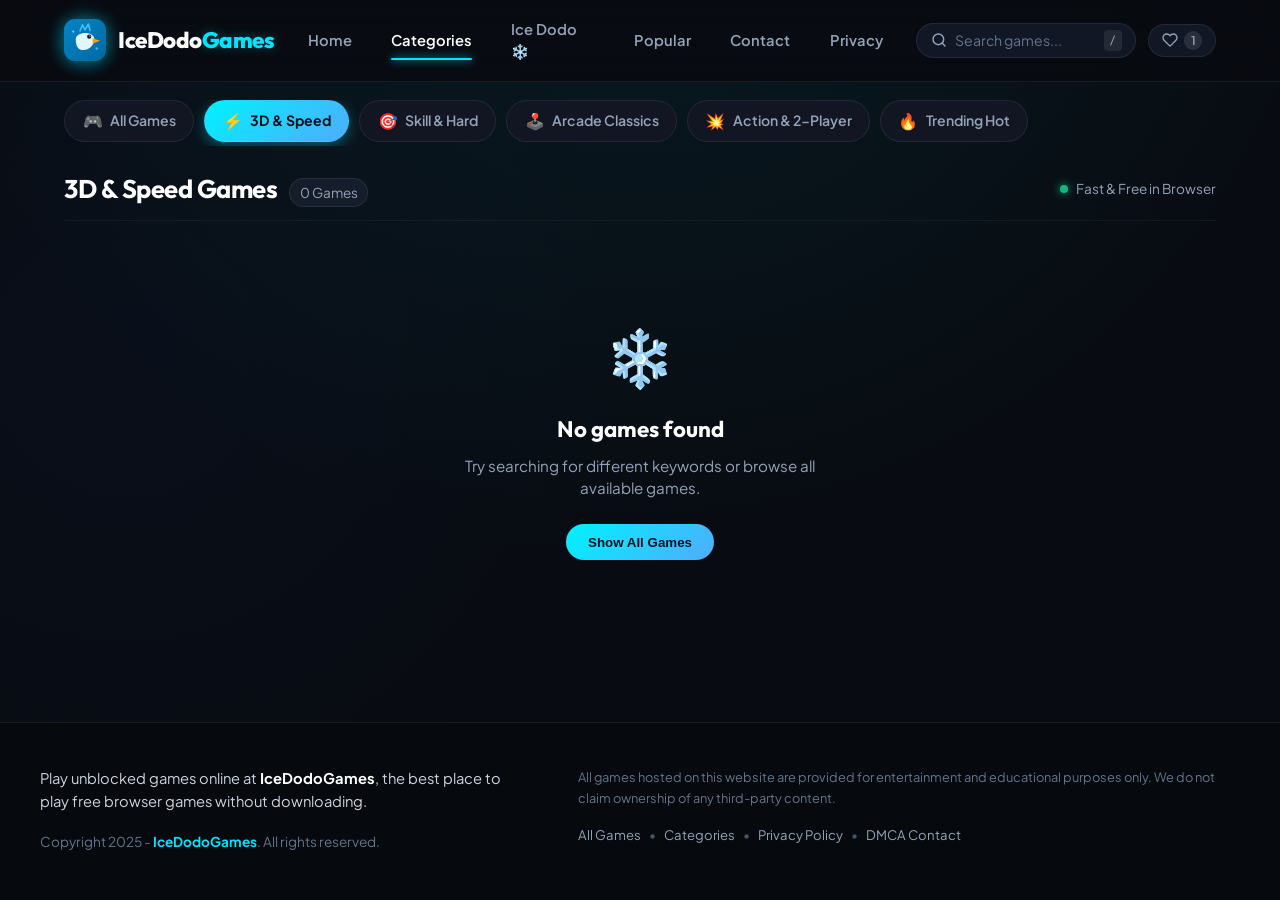
<file: category/runners/index.html>
<!DOCTYPE html>
<html lang="en">
<head>
  <meta charset="UTF-8">
  <meta name="viewport" content="width=device-width, initial-scale=1.0">
  <title>3D & Speed Games - Ice Dodo Games</title>
  <meta name="description" content="Play the best 3D runner and high speed games online at Ice Dodo Games. Enjoy Ice Dodo, Slope, Run 3, Crazy Cattle 3D, and more free in browser.">
  <meta name="keywords" content="3d runners, speed games, ice dodo, slope, run 3, unblocked games">

  <!-- Favicon -->
  <link rel="icon" type="image/svg+xml" href="data:image/svg+xml,<svg xmlns='http://www.w3.org/2000/svg' viewBox='0 0 100 100'><circle cx='50' cy='50' r='48' fill='%230b1329'/><path d='M30 45 C30 25, 70 25, 70 45 C70 65, 55 75, 40 75 C30 75, 30 55, 30 45 Z' fill='%2300f2fe'/><ellipse cx='42' cy='42' rx='5' ry='6' fill='%23081026'/><ellipse cx='43' cy='40' rx='2' ry='2' fill='%23ffffff'/><polygon points='45,45 68,52 48,58' fill='%23ff9900'/><polygon points='22,48 35,40 33,56' fill='%2338ef7d'/></svg>">

  <!-- Google Fonts -->
  <link rel="preconnect" href="https://fonts.googleapis.com">
  <link rel="preconnect" href="https://fonts.gstatic.com" crossorigin>
  <link href="https://fonts.googleapis.com/css2?family=Outfit:wght@400;500;600;700;800&family=Plus+Jakarta+Sans:wght@400;500;600;700&display=swap" rel="stylesheet">
  
  <link rel="stylesheet" href="../../style.css">
</head>
<body data-base-path="../../" data-page-category="runners">

  <!-- Top Navigation Bar -->
  <header class="navbar" id="topNavbar">
    <div class="nav-container">
      
      <!-- Brand / Logo -->
      <a href="../../index.html" class="brand-logo" id="homeLogoBtn">
        <div class="logo-icon-wrapper">
          <svg class="logo-icon" viewBox="0 0 100 100" fill="none" xmlns="http://www.w3.org/2000/svg">
            <rect width="100" height="100" rx="26" fill="url(#logo-grad)"/>
            <path d="M28 48C28 30 68 28 72 46C74 56 64 74 46 74C32 74 28 62 28 48Z" fill="#E0F7FF"/>
            <circle cx="60" cy="42" r="5" fill="#0F172A"/>
            <circle cx="61.5" cy="40.5" r="1.5" fill="#FFFFFF"/>
            <path d="M68 46L86 52L68 59Z" fill="#FF9E00"/>
            <path d="M38 28L44 14L50 26L58 12L62 27" stroke="#38BDF8" stroke-width="4" stroke-linecap="round" stroke-linejoin="round"/>
            <circle cx="22" cy="30" r="2.5" fill="#7DD3FC"/>
            <circle cx="78" cy="70" r="3" fill="#38BDF8"/>
            <defs>
              <linearGradient id="logo-grad" x1="0" y1="0" x2="100" y2="100" gradientUnits="userSpaceOnUse">
                <stop stop-color="#0284C7"/>
                <stop offset="1" stop-color="#0369A1"/>
              </linearGradient>
            </defs>
          </svg>
          <div class="logo-frost-glow"></div>
        </div>
        <div class="brand-text-group">
          <span class="brand-name">IceDodo<span class="brand-highlight">Games</span></span>
        </div>
      </a>

      <!-- Center Nav Links -->
      <nav class="nav-links" id="mainNav">
        <a href="../../index.html" class="nav-link">Home</a>
        <a href="../../category/" class="nav-link active">Categories</a>
        <a href="../../play.html?id=ice-dodo" class="nav-link" id="navIceDodoBtn">Ice Dodo ❄️</a>
        <a href="../hot/" class="nav-link" id="navTrendingBtn">Popular</a>
        <a href="#footer" class="nav-link">Contact</a>
        <a href="#footer" class="nav-link">Privacy</a>
      </nav>

      <!-- Right Actions: Search Bar & Favorite Filter -->
      <div class="nav-right">
        <div class="search-container">
          <svg class="search-icon" viewBox="0 0 24 24" fill="none" stroke="currentColor" stroke-width="2.2" stroke-linecap="round" stroke-linejoin="round">
            <circle cx="11" cy="11" r="8"></circle>
            <line x1="21" y1="21" x2="16.65" y2="16.65"></line>
          </svg>
          <input type="text" id="searchInput" placeholder="Search games..." autocomplete="off" spellcheck="false">
          <button class="clear-search-btn" id="clearSearchBtn" title="Clear search" aria-label="Clear search">&times;</button>
          <span class="search-kbd-hint">/</span>
        </div>

        <button class="fav-filter-btn" id="favoritesToggleBtn" title="View Favorite Games" aria-label="Favorites">
          <svg class="fav-btn-icon" viewBox="0 0 24 24" fill="none" stroke="currentColor" stroke-width="2" stroke-linecap="round" stroke-linejoin="round">
            <path d="M20.84 4.61a5.5 5.5 0 0 0-7.78 0L12 5.67l-1.06-1.06a5.5 5.5 0 0 0-7.78 7.78l1.06 1.06L12 21.23l7.78-7.78 1.06-1.06a5.5 5.5 0 0 0 0-7.78z"></path>
          </svg>
          <span class="fav-count" id="favCountBadge">0</span>
        </button>
      </div>

    </div>
  </header>

  <!-- Category Filter Bar -->
  <section class="categories-bar" id="categories">
    <div class="categories-container">
      <div class="category-pills" id="categoryPills">
        <a href="../../index.html" class="pill" data-category="all">
          <span class="pill-icon">🎮</span> All Games
        </a>
        <a href="../runners/" class="pill active" data-category="runners">
          <span class="pill-icon">⚡</span> 3D & Speed
        </a>
        <a href="../skill/" class="pill" data-category="skill">
          <span class="pill-icon">🎯</span> Skill & Hard
        </a>
        <a href="../arcade/" class="pill" data-category="arcade">
          <span class="pill-icon">🕹️</span> Arcade Classics
        </a>
        <a href="../action/" class="pill" data-category="action">
          <span class="pill-icon">💥</span> Action & 2-Player
        </a>
        <a href="../hot/" class="pill" data-category="hot">
          <span class="pill-icon">🔥</span> Trending Hot
        </a>
      </div>
    </div>
  </section>

  <!-- Main Game Showcase Container -->
  <main class="main-content">
    <div class="content-container">

      <!-- Section Title Bar with Counter -->
      <div class="section-header">
        <div class="section-title-wrap">
          <h1 class="section-title" id="gamesSectionTitle">3D & Speed Games</h1>
          <span class="game-counter" id="gameCounter">Games</span>
        </div>
        <div class="section-view-filter">
          <span class="status-indicator"></span> Fast & Free in Browser
        </div>
      </div>

      <!-- Games Grid -->
      <div class="games-grid" id="gamesGrid">
        <!-- Rendered dynamically by app.js -->
      </div>

      <!-- Empty Search State -->
      <div class="empty-state" id="emptyState" style="display: none;">
        <div class="empty-state-icon">❄️</div>
        <h3>No games found</h3>
        <p>Try searching for different keywords or browse all available games.</p>
        <button class="btn-reset-filter" id="resetSearchBtn">Show All Games</button>
      </div>

    </div>
  </main>

  <!-- Footer -->
  <footer class="site-footer" id="footer">
    <div class="footer-container">
      <div class="footer-left">
        <p class="footer-description">
          Play unblocked games online at <strong class="highlight-white">IceDodoGames</strong>, the best place to play free browser games without downloading.
        </p>
        <p class="footer-copyright">
          Copyright 2025 - <span class="highlight-cyan">IceDodoGames</span>. All rights reserved.
        </p>
      </div>
      <div class="footer-right">
        <p class="footer-disclaimer">
          All games hosted on this website are provided for entertainment and educational purposes only. We do not claim ownership of any third-party content.
        </p>
        <div class="footer-meta-links">
          <a href="../../index.html">All Games</a> &bull;
          <a href="../../category/">Categories</a> &bull;
          <a href="#">Privacy Policy</a> &bull;
          <a href="#">DMCA Contact</a>
        </div>
      </div>
    </div>
  </footer>

  <script src="../../games-data.js"></script>
  <script src="../../app.js"></script>
</body>
</html>
</file>
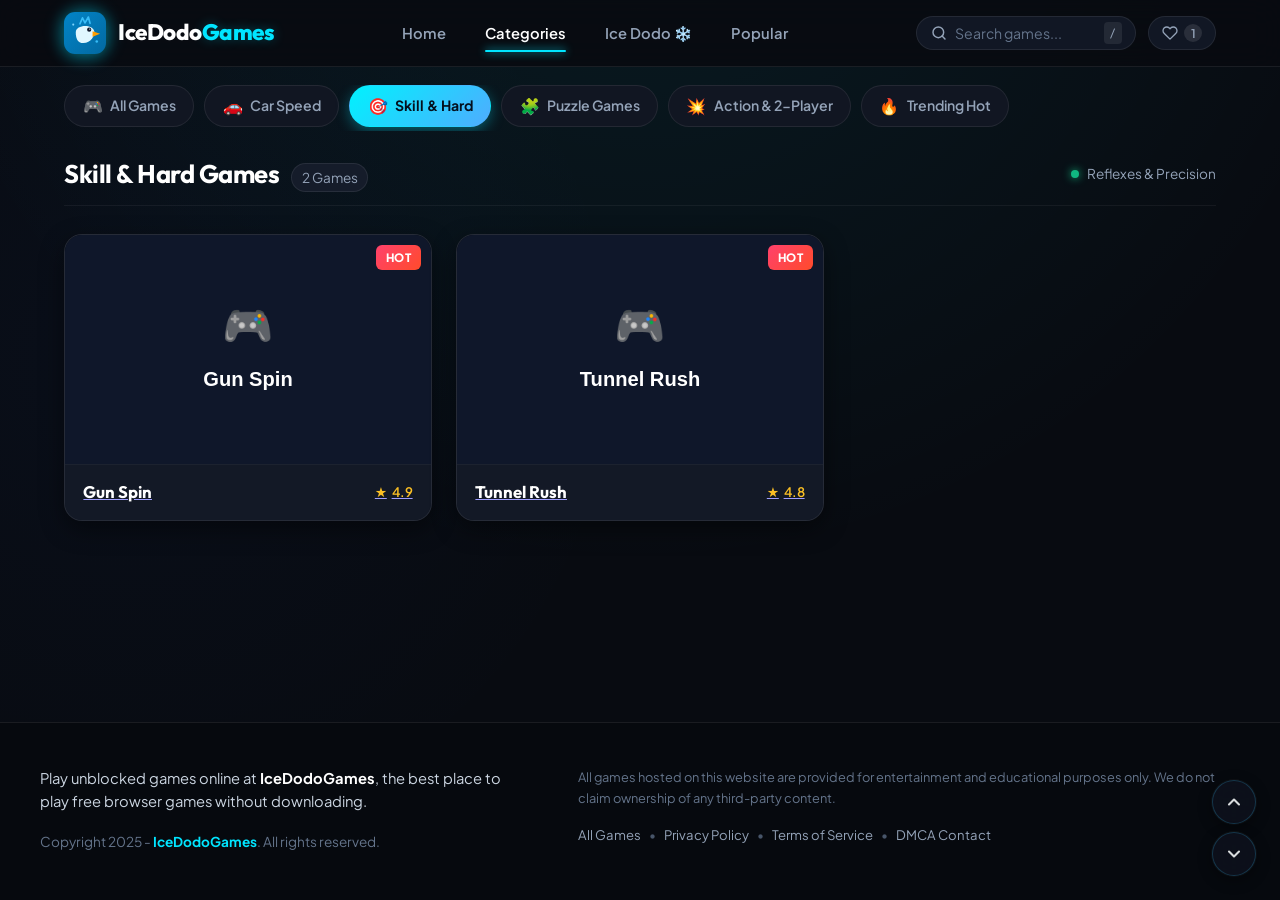
<file: category/skill/index.html>
<!DOCTYPE html>
<html lang="en">

<head>
  <meta charset="UTF-8">
  <meta name="viewport" content="width=device-width, initial-scale=1.0">
  <title>Unblocked Skill & Hard Games for School Chromebook - Ice Dodo Games</title>
  <meta name="description"
    content="Play the best free unblocked skill and hard reflex games at school on Chromebook! Ice Dodo Games is a premier unblocked website for school. Beat Tunnel Rush, G-Switch, and more.">
  <meta name="keywords" content="unblocked games, unbloked games, unblocked websites for school, unbloked websites for school chrome book, unblocked games for school chromebook, skill games unblocked, chromebook reflex games, tunnel rush unblocked">
  <meta name="robots" content="index, follow, max-image-preview:large, max-snippet:-1, max-video-preview:-1">
  <link rel="canonical" href="https://icedodogame.github.io/category/skill/">

  <!-- Open Graph / Google Search Preview -->
  <meta property="og:type" content="website">
  <meta property="og:site_name" content="Ice Dodo Games">
  <meta property="og:url" content="https://icedodogame.github.io/category/skill/">
  <meta property="og:title" content="Skill & Hard Games - Ice Dodo Games">
  <meta property="og:description" content="Play the most challenging skill, reflex, and reaction games online at Ice Dodo Games.">
  <meta property="og:image" content="https://icedodogame.github.io/og-image.jpg">
  <meta property="og:image:secure_url" content="https://icedodogame.github.io/og-image.jpg">
  <meta property="og:image:width" content="1280">
  <meta property="og:image:height" content="720">

  <!-- Twitter Card -->
  <meta name="twitter:card" content="summary_large_image">
  <meta name="twitter:title" content="Skill & Hard Games - Ice Dodo Games">
  <meta name="twitter:description" content="Play the most challenging skill, reflex, and reaction games online at Ice Dodo Games.">
  <meta name="twitter:image" content="https://icedodogame.github.io/og-image.jpg">

  <link rel="image_src" href="https://icedodogame.github.io/og-image.jpg">

  <!-- Favicon -->
  <link rel="icon" type="image/svg+xml"
    href="data:image/svg+xml,<svg xmlns='http://www.w3.org/2000/svg' viewBox='0 0 100 100'><circle cx='50' cy='50' r='48' fill='%230b1329'/><path d='M30 45 C30 25, 70 25, 70 45 C70 65, 55 75, 40 75 C30 75, 30 55, 30 45 Z' fill='%2300f2fe'/><ellipse cx='42' cy='42' rx='5' ry='6' fill='%23081026'/><ellipse cx='43' cy='40' rx='2' ry='2' fill='%23ffffff'/><polygon points='45,45 68,52 48,58' fill='%23ff9900'/><polygon points='22,48 35,40 33,56' fill='%2338ef7d'/></svg>">

  <!-- Google Fonts -->
  <link rel="preconnect" href="https://fonts.googleapis.com">
  <link rel="preconnect" href="https://fonts.gstatic.com" crossorigin>
  <link
    href="https://fonts.googleapis.com/css2?family=Outfit:wght@400;500;600;700;800&family=Plus+Jakarta+Sans:wght@400;500;600;700&display=swap"
    rel="stylesheet">

  <link rel="stylesheet" href="../../style.css">
</head>

<body data-base-path="../../" data-page-category="skill">

  <!-- Top Navigation Bar -->
  <header class="navbar" id="topNavbar">
    <div class="nav-container">

      <!-- Brand / Logo -->
      <a href="../../index.html" class="brand-logo" id="homeLogoBtn">
        <div class="logo-icon-wrapper">
          <svg class="logo-icon" viewBox="0 0 100 100" fill="none" xmlns="http://www.w3.org/2000/svg">
            <rect width="100" height="100" rx="26" fill="url(#logo-grad)" />
            <path d="M28 48C28 30 68 28 72 46C74 56 64 74 46 74C32 74 28 62 28 48Z" fill="#E0F7FF" />
            <circle cx="60" cy="42" r="5" fill="#0F172A" />
            <circle cx="61.5" cy="40.5" r="1.5" fill="#FFFFFF" />
            <path d="M68 46L86 52L68 59Z" fill="#FF9E00" />
            <path d="M38 28L44 14L50 26L58 12L62 27" stroke="#38BDF8" stroke-width="4" stroke-linecap="round"
              stroke-linejoin="round" />
            <circle cx="22" cy="30" r="2.5" fill="#7DD3FC" />
            <circle cx="78" cy="70" r="3" fill="#38BDF8" />
            <defs>
              <linearGradient id="logo-grad" x1="0" y1="0" x2="100" y2="100" gradientUnits="userSpaceOnUse">
                <stop stop-color="#0284C7" />
                <stop offset="1" stop-color="#0369A1" />
              </linearGradient>
            </defs>
          </svg>
          <div class="logo-frost-glow"></div>
        </div>
        <div class="brand-text-group">
          <span class="brand-name">IceDodo<span class="brand-highlight">Games</span></span>
        </div>
      </a>

      <!-- Center Nav Links -->
      <nav class="nav-links" id="mainNav">
        <a href="../../index.html" class="nav-link">Home</a>
        <a href="../../category/" class="nav-link active">Categories</a>
        <a href="../../play.html?id=ice-dodo" class="nav-link" id="navIceDodoBtn">Ice Dodo ❄️</a>
        <a href="../hot/" class="nav-link" id="navTrendingBtn">Popular</a>
      </nav>

      <!-- Right Actions: Search Bar & Favorite Filter -->
      <div class="nav-right">
        <div class="search-container">
          <svg class="search-icon" viewBox="0 0 24 24" fill="none" stroke="currentColor" stroke-width="2.2"
            stroke-linecap="round" stroke-linejoin="round">
            <circle cx="11" cy="11" r="8"></circle>
            <line x1="21" y1="21" x2="16.65" y2="16.65"></line>
          </svg>
          <input type="text" id="searchInput" placeholder="Search games..." autocomplete="off" spellcheck="false">
          <button class="clear-search-btn" id="clearSearchBtn" title="Clear search"
            aria-label="Clear search">&times;</button>
          <span class="search-kbd-hint">/</span>
        </div>

        <button class="fav-filter-btn" id="favoritesToggleBtn" title="View Favorite Games" aria-label="Favorites">
          <svg class="fav-btn-icon" viewBox="0 0 24 24" fill="none" stroke="currentColor" stroke-width="2"
            stroke-linecap="round" stroke-linejoin="round">
            <path
              d="M20.84 4.61a5.5 5.5 0 0 0-7.78 0L12 5.67l-1.06-1.06a5.5 5.5 0 0 0-7.78 7.78l1.06 1.06L12 21.23l7.78-7.78 1.06-1.06a5.5 5.5 0 0 0 0-7.78z">
            </path>
          </svg>
          <span class="fav-count" id="favCountBadge">0</span>
        </button>
      </div>

    </div>
  </header>

  <!-- Category Filter Bar -->
  <section class="categories-bar" id="categories">
    <div class="categories-container">
      <div class="category-pills" id="categoryPills">
        <a href="../../index.html" class="pill" data-category="all">
          <span class="pill-icon">🎮</span> All Games
        </a>
        <a href="../Carspeed/" class="pill" data-category="Carspeed">
          <span class="pill-icon">🚗</span> Car Speed
        </a>
        <a href="../skill/" class="pill active" data-category="skill">
          <span class="pill-icon">🎯</span> Skill & Hard
        </a>
        <a href="../puzzle/" class="pill" data-category="puzzle">
          <span class="pill-icon">🧩</span> Puzzle Games
        </a>
        <a href="../action/" class="pill" data-category="action">
          <span class="pill-icon">💥</span> Action & 2-Player
        </a>
        <a href="../hot/" class="pill" data-category="hot">
          <span class="pill-icon">🔥</span> Trending Hot
        </a>
      </div>
    </div>
  </section>

  <!-- Main Game Showcase Container -->
  <main class="main-content">
    <div class="content-container">

      <!-- Section Title Bar with Counter -->
      <div class="section-header">
        <div class="section-title-wrap">
          <h1 class="section-title" id="gamesSectionTitle">Skill & Hard Games</h1>
          <span class="game-counter" id="gameCounter">Games</span>
        </div>
        <div class="section-view-filter">
          <span class="status-indicator"></span> Reflexes & Precision
        </div>
      </div>

      <!-- Games Grid -->
      <div class="games-grid" id="gamesGrid">
        <!-- Rendered dynamically by app.js -->
      </div>

      <!-- Empty Search State -->
      <div class="empty-state" id="emptyState" style="display: none;">
        <div class="empty-state-icon">❄️</div>
        <h3>No games found</h3>
        <p>Try searching for different keywords or browse all available games.</p>
        <button class="btn-reset-filter" id="resetSearchBtn">Show All Games</button>
      </div>

    </div>
  </main>

  <!-- Footer -->
  <footer class="site-footer" id="footer">
    <div class="footer-container">
      <div class="footer-left">
        <p class="footer-description">
          Play unblocked games online at <strong class="highlight-white">IceDodoGames</strong>, the best place to play
          free browser games without downloading.
        </p>
        <p class="footer-copyright">
          Copyright 2025 - <span class="highlight-cyan">IceDodoGames</span>. All rights reserved.
        </p>
      </div>
      <div class="footer-right">
        <p class="footer-disclaimer">
          All games hosted on this website are provided for entertainment and educational purposes only. We do not claim
          ownership of any third-party content.
        </p>
        <div class="footer-meta-links">
          <a href="../../index.html">All Games</a> &bull;
          <a href="../../privacy-policy/">Privacy Policy</a> &bull;
          <a href="../../terms/">Terms of Service</a> &bull;
          <a href="../../dmca/">DMCA Contact</a>
        </div>
      </div>
    </div>
  </footer>

  <!-- Scroll To Top / Bottom Buttons -->
  <div class="scroll-controls" id="scrollControls" aria-label="Scroll navigation">
    <button class="scroll-btn scroll-btn-up" id="scrollUpBtn" title="Scroll to top" aria-label="Scroll to top" onclick="window.scrollTo({top: 0, behavior: 'smooth'})">
      <svg viewBox="0 0 24 24" width="20" height="20" fill="none" stroke="currentColor" stroke-width="2.5" stroke-linecap="round" stroke-linejoin="round">
        <polyline points="18 15 12 9 6 15"></polyline>
      </svg>
    </button>
    <button class="scroll-btn scroll-btn-down" id="scrollDownBtn" title="Scroll to bottom" aria-label="Scroll to bottom" onclick="window.scrollTo({top: document.documentElement.scrollHeight, behavior: 'smooth'})">
      <svg viewBox="0 0 24 24" width="20" height="20" fill="none" stroke="currentColor" stroke-width="2.5" stroke-linecap="round" stroke-linejoin="round">
        <polyline points="6 9 12 15 18 9"></polyline>
      </svg>
    </button>
  </div>

  <script src="../../games-data.js"></script>
  <script src="../../app.js"></script>
</body>

</html>
</file>
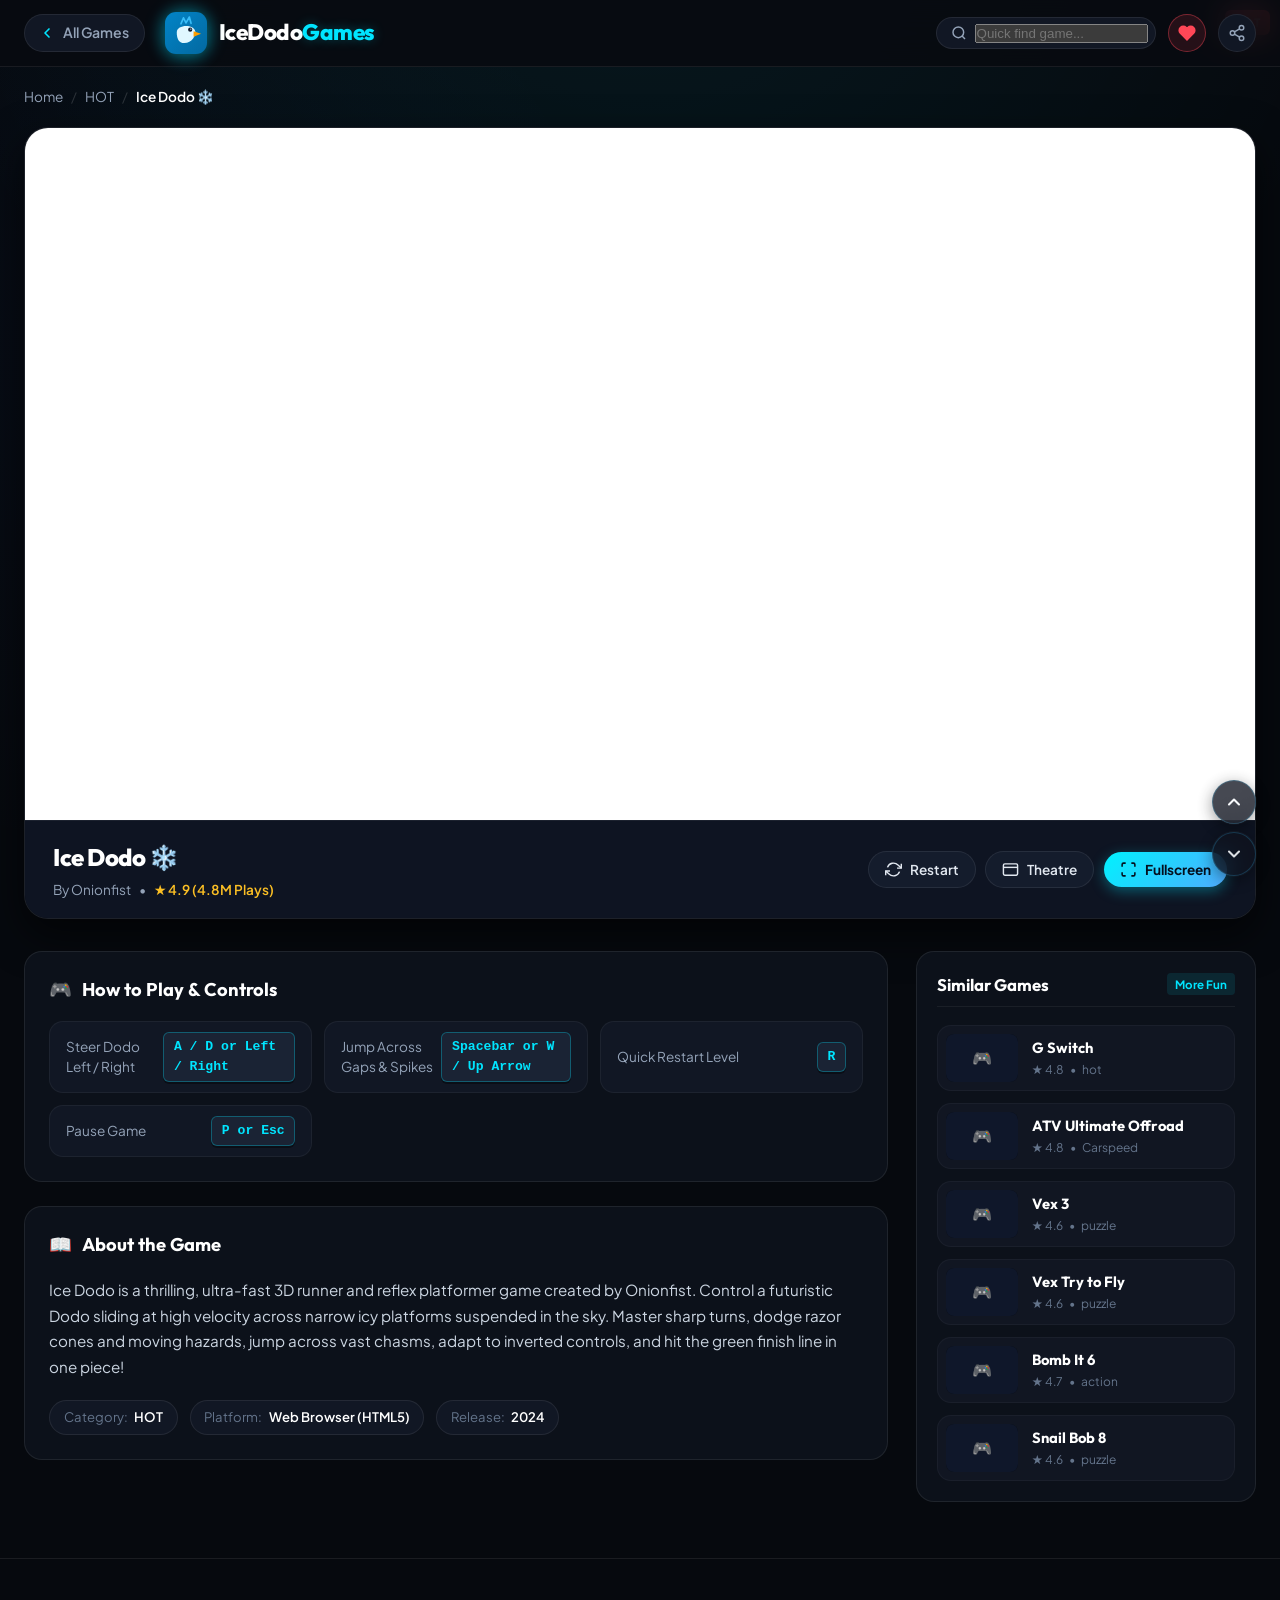
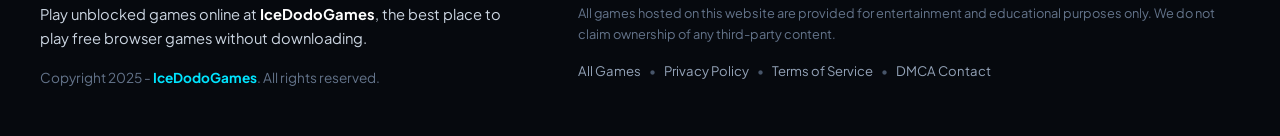
<file: play.html>
<!DOCTYPE html>
<html lang="en">

<head>
  <meta charset="UTF-8">
  <meta name="viewport" content="width=device-width, initial-scale=1.0">
  <title id="pageTitle">Ice Dodo Games - Free Unblocked Games & Websites for School Chromebook</title>
  <meta name="description" id="metaDescription"
    content="Play free unblocked games for school on Chromebook at Ice Dodo Games. Top unblocked websites for school with full controls guide, fast loading, and fullscreen mode.">
  <meta name="keywords"
    content="unblocked games, unbloked games, unblocked websites for school, unbloked websites for school chrome book, unblocked games for school chromebook, chromebook games unblocked, unblocked games at school, free unblocked games">
  <meta name="robots" content="index, follow, max-image-preview:large, max-snippet:-1, max-video-preview:-1">
  <link rel="canonical" id="canonicalLink" href="https://icedodogame.github.io/play.html">

  <!-- Open Graph / Facebook / Google Search Image Snippet -->
  <meta property="og:type" content="game">
  <meta property="og:site_name" content="Ice Dodo Games">
  <meta property="og:url" id="ogUrl" content="https://icedodogame.github.io/play.html">
  <meta property="og:title" id="ogTitle" content="Play Game Online - Ice Dodo Games">
  <meta property="og:description" id="ogDesc"
    content="Play free unblocked games online at Ice Dodo Games. Fullscreen browser game mode with controls guide.">
  <meta property="og:image" id="ogImage" content="https://icedodogame.github.io/og-image.jpg">
  <meta property="og:image:secure_url" id="ogImageSecure" content="https://icedodogame.github.io/og-image.jpg">
  <meta property="og:image:alt" id="ogImageAlt" content="Play Game Online - Ice Dodo Games">

  <!-- Twitter Card -->
  <meta name="twitter:card" content="summary_large_image">
  <meta name="twitter:title" id="twTitle" content="Play Game Online - Ice Dodo Games">
  <meta name="twitter:description" id="twDesc" content="Play free unblocked games online at Ice Dodo Games.">
  <meta name="twitter:image" id="twImage" content="https://icedodogame.github.io/og-image.jpg">

  <!-- Google Search Image Thumbnail Link -->
  <link rel="image_src" id="linkImageSrc" href="https://icedodogame.github.io/og-image.jpg">

  <!-- Favicon -->
  <link rel="icon" type="image/svg+xml"
    href="data:image/svg+xml,<svg xmlns='http://www.w3.org/2000/svg' viewBox='0 0 100 100'><circle cx='50' cy='50' r='48' fill='%230b1329'/><path d='M30 45 C30 25, 70 25, 70 45 C70 65, 55 75, 40 75 C30 75, 30 55, 30 45 Z' fill='%2300f2fe'/><ellipse cx='42' cy='42' rx='5' ry='6' fill='%23081026'/><ellipse cx='43' cy='40' rx='2' ry='2' fill='%23ffffff'/><polygon points='45,45 68,52 48,58' fill='%23ff9900'/><polygon points='22,48 35,40 33,56' fill='%2338ef7d'/></svg>">

  <!-- Google Fonts -->
  <link rel="preconnect" href="https://fonts.googleapis.com">
  <link rel="preconnect" href="https://fonts.gstatic.com" crossorigin>
  <link
    href="https://fonts.googleapis.com/css2?family=Outfit:wght@400;500;600;700;800&family=Plus+Jakarta+Sans:wght@400;500;600;700&display=swap"
    rel="stylesheet">

  <link rel="stylesheet" href="style.css">
  <link rel="stylesheet" href="play.css">
</head>

<body class="play-page-body">

  <!-- Top Navbar for Player Page -->
  <header class="navbar player-navbar">
    <div class="nav-container player-nav-container">

      <div class="player-nav-left">
        <!-- Back to Home Button -->
        <a href="index.html" class="btn-back-home" title="Return to Games Catalog">
          <svg viewBox="0 0 24 24" fill="none" stroke="currentColor" stroke-width="2.5" stroke-linecap="round"
            stroke-linejoin="round">
            <polyline points="15 18 9 12 15 6"></polyline>
          </svg>
          <span>All Games</span>
        </a>

        <!-- Brand Logo -->
        <a href="index.html" class="brand-logo">
          <div class="logo-icon-wrapper">
            <svg class="logo-icon" viewBox="0 0 100 100" fill="none" xmlns="http://www.w3.org/2000/svg">
              <rect width="100" height="100" rx="26" fill="url(#logo-grad-play)" />
              <path d="M28 48C28 30 68 28 72 46C74 56 64 74 46 74C32 74 28 62 28 48Z" fill="#E0F7FF" />
              <circle cx="60" cy="42" r="5" fill="#0F172A" />
              <circle cx="61.5" cy="40.5" r="1.5" fill="#FFFFFF" />
              <path d="M68 46L86 52L68 59Z" fill="#FF9E00" />
              <path d="M38 28L44 14L50 26L58 12L62 27" stroke="#38BDF8" stroke-width="4" stroke-linecap="round"
                stroke-linejoin="round" />
              <defs>
                <linearGradient id="logo-grad-play" x1="0" y1="0" x2="100" y2="100" gradientUnits="userSpaceOnUse">
                  <stop stop-color="#0284C7" />
                  <stop offset="1" stop-color="#0369A1" />
                </linearGradient>
              </defs>
            </svg>
            <div class="logo-frost-glow"></div>
          </div>
          <span class="brand-name">IceDodo<span class="brand-highlight">Games</span></span>
        </a>
      </div>

      <!-- Quick Switcher / Search in Player -->
      <div class="player-nav-right">
        <div class="search-container player-search">
          <svg class="search-icon" viewBox="0 0 24 24" fill="none" stroke="currentColor" stroke-width="2.2">
            <circle cx="11" cy="11" r="8"></circle>
            <line x1="21" y1="21" x2="16.65" y2="16.65"></line>
          </svg>
          <input type="text" id="playerSearchInput" placeholder="Quick find game..." autocomplete="off">
          <div class="quick-search-dropdown" id="searchDropdown" style="display: none;"></div>
        </div>

        <button class="nav-icon-btn" id="favToggleBtn" title="Add to Favorites">
          <svg viewBox="0 0 24 24" fill="none" stroke="currentColor" stroke-width="2">
            <path
              d="M20.84 4.61a5.5 5.5 0 0 0-7.78 0L12 5.67l-1.06-1.06a5.5 5.5 0 0 0-7.78 7.78l1.06 1.06L12 21.23l7.78-7.78 1.06-1.06a5.5 5.5 0 0 0 0-7.78z">
            </path>
          </svg>
        </button>

        <button class="nav-icon-btn" id="shareGameBtn" title="Share Game Link">
          <svg viewBox="0 0 24 24" fill="none" stroke="currentColor" stroke-width="2">
            <circle cx="18" cy="5" r="3"></circle>
            <circle cx="6" cy="12" r="3"></circle>
            <circle cx="18" cy="19" r="3"></circle>
            <line x1="8.59" y1="13.51" x2="15.42" y2="17.49"></line>
            <line x1="15.41" y1="6.51" x2="8.59" y2="10.49"></line>
          </svg>
        </button>
      </div>

    </div>
  </header>

  <!-- Main Player Workspace -->
  <main class="player-main-layout">
    <div class="player-container">

      <!-- Breadcrumbs -->
      <nav class="player-breadcrumbs">
        <a href="index.html">Home</a>
        <span class="crumb-sep">/</span>
        <a href="category/Carspeed/" id="crumbCategoryLink"><span id="crumbCategory">Car Speed</span></a>
        <span class="crumb-sep">/</span>
        <span id="crumbGameTitle" class="current">Ice Dodo</span>
      </nav>

      <!-- Main Game Arena Stage -->
      <div class="game-arena-card" id="gameArenaCard">

        <!-- Game Screen Iframe Wrapper -->
        <div class="game-viewport" id="gameViewport">

          <!-- Loading State Overlay -->
          <div class="player-loader" id="playerLoader">
            <div class="loading-spinner"></div>
            <div class="loader-text-group">
              <h3 id="loaderGameTitle">Loading Ice Dodo...</h3>
              <p>Preparing the best unblocked game experience</p>
            </div>
          </div>

          <iframe id="mainGameIframe" src="" frameborder="0" allowfullscreen allow="autoplay; fullscreen; keyboard"
            title="Game Screen">
          </iframe>
        </div>

        <!-- Action Control Bar below Screen -->
        <div class="game-arena-toolbar">
          <div class="toolbar-game-meta">
            <div class="toolbar-title-wrap">
              <h1 class="toolbar-game-title" id="arenaGameTitle">Ice Dodo</h1>
              <span class="card-badge badge-featured" id="arenaBadge">Featured</span>
            </div>
            <div class="toolbar-sub-meta">
              <span class="meta-dev" id="arenaDeveloper">By Onionfist</span> &bull;
              <span class="meta-rating" id="arenaRating">★ 4.9 (3.2M Plays)</span>
            </div>
          </div>

          <!-- Utility Control Buttons -->
          <div class="toolbar-actions">

            <button class="tool-btn" id="reloadGameBtn" title="Reload Game">
              <svg viewBox="0 0 24 24" fill="none" stroke="currentColor" stroke-width="2">
                <path d="M23 4v6h-6"></path>
                <path d="M1 20v-6h6"></path>
                <path d="M3.51 9a9 9 0 0 1 14.85-3.36L23 10M1 14l4.64 4.36A9 9 0 0 0 20.49 15"></path>
              </svg>
              <span>Restart</span>
            </button>

            <button class="tool-btn" id="theatreToggleBtn" title="Toggle Theatre Mode">
              <svg viewBox="0 0 24 24" fill="none" stroke="currentColor" stroke-width="2">
                <rect x="2" y="4" width="20" height="16" rx="2"></rect>
                <line x1="2" y1="9" x2="22" y2="9"></line>
              </svg>
              <span>Theatre</span>
            </button>

            <button class="tool-btn btn-primary-fullscreen" id="fullscreenBtn" title="Play Fullscreen">
              <svg viewBox="0 0 24 24" fill="none" stroke="currentColor" stroke-width="2.2">
                <path d="M8 3H5a2 2 0 0 0-2 2v3m18 0V5a2 2 0 0 0-2-2h-3m0 18h3a2 2 0 0 0 2-2v-3M3 16v3a2 2 0 0 0 2 2h3">
                </path>
              </svg>
              <span>Fullscreen</span>
            </button>

          </div>
        </div>

      </div>

      <!-- Two-Column Information & Recommendations Layout -->
      <div class="player-details-grid">

        <!-- Left Column: Instructions & Information -->
        <div class="game-info-column">

          <!-- Controls Panel -->
          <section class="info-card controls-card">
            <div class="card-section-title">
              <span class="icon">🎮</span> How to Play & Controls
            </div>
            <div class="controls-list" id="controlsList">
              <!-- Rendered dynamically -->
            </div>
          </section>

          <!-- About Game Description -->
          <section class="info-card about-card">
            <div class="card-section-title">
              <span class="icon">📖</span> About the Game
            </div>
            <p class="about-description" id="aboutDescription">
              Detailed game overview...
            </p>

            <div class="game-meta-pills">
              <div class="meta-pill">
                <span class="pill-label">Category:</span>
                <span class="pill-value" id="metaCategoryText">Car Speed</span>
              </div>
              <div class="meta-pill">
                <span class="pill-label">Platform:</span>
                <span class="pill-value">Web Browser (HTML5)</span>
              </div>
              <div class="meta-pill">
                <span class="pill-label">Release:</span>
                <span class="pill-value" id="metaReleaseText">2024</span>
              </div>
            </div>
          </section>

        </div>

        <!-- Right Column: Similar / Recommended Games -->
        <aside class="game-sidebar-column">
          <div class="sidebar-header">
            <h3 class="sidebar-title">Similar Games</h3>
            <span class="sidebar-tag">More Fun</span>
          </div>

          <div class="related-games-list" id="relatedGamesList">
            <!-- Rendered dynamically -->
          </div>
        </aside>

      </div>

    </div>
  </main>

  <!-- Share Toast Alert -->
  <div class="toast-alert" id="toastAlert">Link copied to clipboard!</div>

  <!-- Shared Footer -->
  <footer class="site-footer">
    <div class="footer-container">
      <div class="footer-left">
        <p class="footer-description">
          Play unblocked games online at <strong class="highlight-white">IceDodoGames</strong>, the best place to play
          free browser games without downloading.
        </p>
        <p class="footer-copyright">
          Copyright 2025 - <span class="highlight-cyan">IceDodoGames</span>. All rights reserved.
        </p>
      </div>
      <div class="footer-right">
        <p class="footer-disclaimer">
          All games hosted on this website are provided for entertainment and educational purposes only. We do not claim
          ownership of any third-party content.
        </p>
        <div class="footer-meta-links">
          <a href="index.html">All Games</a> &bull;
          <a href="privacy-policy/">Privacy Policy</a> &bull;
          <a href="terms/">Terms of Service</a> &bull;
          <a href="dmca/">DMCA Contact</a>
        </div>
      </div>
    </div>
  </footer>

  <!-- Scroll To Top / Bottom Buttons -->
  <div class="scroll-controls" id="scrollControls" aria-label="Scroll navigation">
    <button class="scroll-btn scroll-btn-up" id="scrollUpBtn" title="Scroll to top" aria-label="Scroll to top"
      onclick="window.scrollTo({top: 0, behavior: 'smooth'})">
      <svg viewBox="0 0 24 24" width="20" height="20" fill="none" stroke="currentColor" stroke-width="2.5"
        stroke-linecap="round" stroke-linejoin="round">
        <polyline points="18 15 12 9 6 15"></polyline>
      </svg>
    </button>
    <button class="scroll-btn scroll-btn-down" id="scrollDownBtn" title="Scroll to bottom" aria-label="Scroll to bottom"
      onclick="window.scrollTo({top: document.documentElement.scrollHeight, behavior: 'smooth'})">
      <svg viewBox="0 0 24 24" width="20" height="20" fill="none" stroke="currentColor" stroke-width="2.5"
        stroke-linecap="round" stroke-linejoin="round">
        <polyline points="6 9 12 15 18 9"></polyline>
      </svg>
    </button>
  </div>

  <script src="games-data.js"></script>
  <script src="play.js"></script>
</body>

</html>
</file>
<file: style.css>
/* ==========================================================================
   Ice Dodo Games - Modern Unblocked Gaming Portal Stylesheet
   ========================================================================== */

:root {
  --bg-primary: #080b11;
  --bg-secondary: #0f141f;
  --bg-card: #131926;
  --bg-card-hover: #182030;
  
  --accent-cyan: #00e5ff;
  --accent-cyan-glow: rgba(0, 229, 255, 0.28);
  --accent-blue: #2563eb;
  --accent-gradient: linear-gradient(135deg, #00f2fe 0%, #4facfe 100%);
  --accent-orange: #ff9800;
  --accent-red: #ff4757;
  
  --text-main: #f8fafc;
  --text-muted: #94a3b8;
  --text-subtle: #64748b;
  
  --border-subtle: rgba(255, 255, 255, 0.08);
  --border-focus: rgba(0, 229, 255, 0.6);
  
  --radius-sm: 8px;
  --radius-md: 14px;
  --radius-lg: 18px;
  --radius-xl: 24px;
  --radius-pill: 9999px;
  
  --font-heading: 'Outfit', -apple-system, BlinkMacSystemFont, sans-serif;
  --font-body: 'Plus Jakarta Sans', -apple-system, BlinkMacSystemFont, sans-serif;
  
  --transition-fast: 0.18s cubic-bezier(0.4, 0, 0.2, 1);
  --transition-normal: 0.28s cubic-bezier(0.4, 0, 0.2, 1);
  --transition-bounce: 0.4s cubic-bezier(0.34, 1.56, 0.64, 1);
}

/* Reset & Base Setup */
*, *::before, *::after {
  box-sizing: border-box;
  margin: 0;
  padding: 0;
}

html {
  scroll-behavior: smooth;
  color-scheme: dark;
}

body {
  font-family: var(--font-body);
  background-color: var(--bg-primary);
  color: var(--text-main);
  line-height: 1.5;
  min-height: 100vh;
  display: flex;
  flex-direction: column;
  overflow-x: hidden;
  position: relative;
  background-image: 
    radial-gradient(circle at 50% -20%, rgba(0, 229, 255, 0.08) 0%, transparent 60%),
    radial-gradient(circle at 10% 40%, rgba(37, 99, 235, 0.04) 0%, transparent 40%);
  background-attachment: fixed;
}

/* Scrollbar Customization */
::-webkit-scrollbar {
  width: 8px;
}
::-webkit-scrollbar-track {
  background: var(--bg-primary);
}
::-webkit-scrollbar-thumb {
  background: #1e293b;
  border-radius: 4px;
}
::-webkit-scrollbar-thumb:hover {
  background: #334155;
}

/* ==========================================================================
   Navigation Bar (Header)
   ========================================================================== */
.navbar {
  position: sticky;
  top: 0;
  z-index: 100;
  background: rgba(8, 11, 17, 0.88);
  backdrop-filter: blur(16px);
  -webkit-backdrop-filter: blur(16px);
  border-bottom: 1px solid var(--border-subtle);
  transition: var(--transition-normal);
}

.nav-container {
  max-width: 1200px;
  margin: 0 auto;
  padding: 0.75rem 1.5rem;
  display: flex;
  align-items: center;
  justify-content: space-between;
  gap: 1.5rem;
}

/* Brand Logo */
.brand-logo {
  display: flex;
  align-items: center;
  gap: 0.75rem;
  text-decoration: none;
  color: var(--text-main);
  position: relative;
}

.logo-icon-wrapper {
  position: relative;
  width: 42px;
  height: 42px;
  display: flex;
  align-items: center;
  justify-content: center;
}

.logo-icon {
  width: 100%;
  height: 100%;
  position: relative;
  z-index: 2;
  filter: drop-shadow(0 2px 8px rgba(0, 229, 255, 0.3));
  transition: transform var(--transition-bounce);
}

.logo-frost-glow {
  position: absolute;
  inset: -2px;
  background: var(--accent-cyan);
  filter: blur(10px);
  opacity: 0.35;
  border-radius: 50%;
  z-index: 1;
  transition: opacity var(--transition-normal);
}

.brand-logo:hover .logo-icon {
  transform: rotate(-6deg) scale(1.08);
}

.brand-logo:hover .logo-frost-glow {
  opacity: 0.65;
}

.brand-text-group {
  display: flex;
  flex-direction: column;
}

.brand-name {
  font-family: var(--font-heading);
  font-weight: 800;
  font-size: 1.4rem;
  letter-spacing: -0.5px;
  color: #ffffff;
}

.brand-highlight {
  color: var(--accent-cyan);
  text-shadow: 0 0 12px var(--accent-cyan-glow);
}

/* Navigation Links */
.nav-links {
  display: flex;
  align-items: center;
  gap: 1.25rem;
}

.nav-link {
  color: var(--text-muted);
  text-decoration: none;
  font-size: 0.92rem;
  font-weight: 600;
  padding: 0.4rem 0.6rem;
  border-radius: var(--radius-sm);
  transition: var(--transition-fast);
  position: relative;
}

.nav-link:hover {
  color: var(--text-main);
}

.nav-link.active {
  color: #ffffff;
}

.nav-link.active::after {
  content: '';
  position: absolute;
  bottom: -2px;
  left: 0.6rem;
  right: 0.6rem;
  height: 2px;
  background: var(--accent-cyan);
  border-radius: 2px;
  box-shadow: 0 0 8px var(--accent-cyan);
}

/* Navigation Right Actions */
.nav-right {
  display: flex;
  align-items: center;
  gap: 0.75rem;
}

.search-container {
  position: relative;
  display: flex;
  align-items: center;
  background: #111724;
  border: 1px solid var(--border-subtle);
  border-radius: var(--radius-pill);
  padding: 0.35rem 0.85rem;
  transition: var(--transition-normal);
  width: 220px;
}

.search-container:focus-within {
  border-color: var(--border-focus);
  box-shadow: 0 0 15px rgba(0, 229, 255, 0.2);
  width: 260px;
}

.search-icon {
  width: 16px;
  height: 16px;
  color: var(--text-muted);
  flex-shrink: 0;
  margin-right: 0.5rem;
}

#searchInput {
  background: transparent;
  border: none;
  outline: none;
  color: var(--text-main);
  font-family: var(--font-body);
  font-size: 0.88rem;
  width: 100%;
}

#searchInput::placeholder {
  color: var(--text-subtle);
}

.search-kbd-hint {
  font-size: 0.75rem;
  padding: 0.1rem 0.4rem;
  background: rgba(255, 255, 255, 0.08);
  border-radius: 4px;
  color: var(--text-muted);
  margin-left: 0.4rem;
  user-select: none;
}

.clear-search-btn {
  background: none;
  border: none;
  color: var(--text-muted);
  font-size: 1.1rem;
  cursor: pointer;
  padding: 0 0.25rem;
  display: none;
  line-height: 1;
}

.clear-search-btn:hover {
  color: var(--text-main);
}

.fav-filter-btn {
  display: flex;
  align-items: center;
  gap: 0.4rem;
  background: #111724;
  border: 1px solid var(--border-subtle);
  color: var(--text-muted);
  padding: 0.42rem 0.8rem;
  border-radius: var(--radius-pill);
  cursor: pointer;
  font-family: var(--font-body);
  font-size: 0.85rem;
  font-weight: 600;
  transition: var(--transition-fast);
}

.fav-filter-btn:hover, .fav-filter-btn.active {
  color: #ff4757;
  border-color: rgba(255, 71, 87, 0.4);
  background: rgba(255, 71, 87, 0.08);
}

.fav-btn-icon {
  width: 16px;
  height: 16px;
}

.fav-filter-btn.active .fav-btn-icon {
  fill: #ff4757;
}

.fav-count {
  font-size: 0.75rem;
  background: rgba(255, 255, 255, 0.1);
  padding: 0.1rem 0.4rem;
  border-radius: 10px;
}

/* ==========================================================================
   Categories Filter Bar
   ========================================================================== */
.categories-bar {
  padding: 1.1rem 1.5rem 0.5rem;
  max-width: 1200px;
  margin: 0 auto;
  width: 100%;
}

.categories-container {
  overflow-x: auto;
  scrollbar-width: none; /* Firefox */
  -ms-overflow-style: none; /* IE/Edge */
  padding-bottom: 4px;
}

.categories-container::-webkit-scrollbar {
  display: none; /* Chrome/Safari */
}

.category-pills {
  display: flex;
  gap: 0.6rem;
  align-items: center;
}

.pill {
  display: inline-flex;
  align-items: center;
  gap: 0.45rem;
  padding: 0.5rem 1.1rem;
  background: #111622;
  border: 1px solid var(--border-subtle);
  border-radius: var(--radius-pill);
  color: var(--text-muted);
  text-decoration: none;
  font-family: var(--font-body);
  font-size: 0.88rem;
  font-weight: 600;
  cursor: pointer;
  white-space: nowrap;
  transition: var(--transition-fast);
}

.pill:hover {
  background: #182030;
  color: var(--text-main);
  border-color: rgba(255, 255, 255, 0.18);
  transform: translateY(-1px);
}

.pill.active {
  background: var(--accent-gradient);
  color: #04101e;
  border-color: transparent;
  font-weight: 700;
  box-shadow: 0 4px 14px rgba(0, 229, 255, 0.35);
}

.pill-icon {
  font-size: 1rem;
}

/* ==========================================================================
   Main Content & Section Headers
   ========================================================================== */
.main-content {
  flex: 1;
  padding: 1rem 1.5rem 3.5rem;
  max-width: 1200px;
  margin: 0 auto;
  width: 100%;
}

.section-header {
  display: flex;
  align-items: center;
  justify-content: space-between;
  margin-bottom: 1.75rem;
  padding-bottom: 0.75rem;
  border-bottom: 1px solid rgba(255, 255, 255, 0.05);
}

.section-title-wrap {
  display: flex;
  align-items: baseline;
  gap: 0.75rem;
}

.section-title {
  font-family: var(--font-heading);
  font-size: 1.6rem;
  font-weight: 700;
  color: #ffffff;
  letter-spacing: -0.5px;
}

.game-counter {
  font-size: 0.85rem;
  color: var(--text-muted);
  background: #151c2a;
  padding: 0.2rem 0.6rem;
  border-radius: var(--radius-pill);
  border: 1px solid var(--border-subtle);
}

.section-view-filter {
  font-size: 0.85rem;
  color: var(--text-muted);
  display: flex;
  align-items: center;
  gap: 0.5rem;
}

.status-indicator {
  width: 8px;
  height: 8px;
  border-radius: 50%;
  background: #10b981;
  box-shadow: 0 0 8px #10b981;
  display: inline-block;
}

/* ==========================================================================
   Games Grid (3-Column Layout from MacroloGames reference)
   ========================================================================== */
.games-grid {
  display: grid;
  grid-template-columns: repeat(3, 1fr);
  gap: 1.75rem 1.5rem;
}

/* Game Card */
.game-card {
  position: relative;
  background: var(--bg-card);
  border-radius: var(--radius-lg);
  overflow: hidden;
  border: 1px solid var(--border-subtle);
  box-shadow: 0 8px 24px rgba(0, 0, 0, 0.45);
  cursor: pointer;
  display: flex;
  flex-direction: column;
  transition: transform var(--transition-normal), box-shadow var(--transition-normal), border-color var(--transition-normal);
  outline: none;
}

.game-card:hover, .game-card:focus-visible {
  transform: translateY(-6px);
  border-color: rgba(0, 229, 255, 0.45);
  box-shadow: 0 16px 36px rgba(0, 0, 0, 0.6), 0 0 24px var(--accent-cyan-glow);
}

/* Card Media / Thumbnail */
.card-thumb-wrap {
  position: relative;
  width: 100%;
  aspect-ratio: 16 / 10;
  overflow: hidden;
  background: #0b0f17;
}

.card-thumb-img {
  width: 100%;
  height: 100%;
  object-fit: cover;
  display: block;
  transition: transform var(--transition-normal);
}

.game-card:hover .card-thumb-img {
  transform: scale(1.05);
}

/* Tag Badge on Card */
.card-badge {
  position: absolute;
  top: 10px;
  right: 10px;
  padding: 0.25rem 0.6rem;
  border-radius: 6px;
  font-size: 0.72rem;
  font-weight: 800;
  letter-spacing: 0.5px;
  text-transform: uppercase;
  z-index: 3;
  backdrop-filter: blur(8px);
}

.badge-featured {
  background: linear-gradient(135deg, #00f2fe, #4facfe);
  color: #04101e;
  box-shadow: 0 2px 10px rgba(0, 229, 255, 0.4);
}

.badge-hot {
  background: linear-gradient(135deg, #ff416c, #ff4b2b);
  color: #ffffff;
}

.badge-3d {
  background: rgba(15, 23, 42, 0.85);
  color: #38bdf8;
  border: 1px solid rgba(56, 189, 248, 0.4);
}

.badge-classic {
  background: rgba(15, 23, 42, 0.85);
  color: #f59e0b;
  border: 1px solid rgba(245, 158, 11, 0.4);
}

/* Hover Overlay with Play Button */
.card-overlay {
  position: absolute;
  inset: 0;
  background: linear-gradient(to top, rgba(11, 15, 23, 0.8) 0%, rgba(11, 15, 23, 0.1) 60%, transparent 100%);
  display: flex;
  align-items: center;
  justify-content: center;
  opacity: 0;
  transition: opacity var(--transition-fast);
  z-index: 2;
}

.game-card:hover .card-overlay {
  opacity: 1;
}

.play-hover-btn {
  width: 52px;
  height: 52px;
  border-radius: 50%;
  background: var(--accent-cyan);
  display: flex;
  align-items: center;
  justify-content: center;
  box-shadow: 0 0 20px rgba(0, 229, 255, 0.8);
  transform: scale(0.8);
  transition: transform var(--transition-bounce);
}

.play-hover-btn svg {
  width: 22px;
  height: 22px;
  fill: #04101e;
  margin-left: 3px;
}

.game-card:hover .play-hover-btn {
  transform: scale(1);
}

/* Card Footer (Game Name & details) */
.card-details {
  padding: 0.9rem 1.15rem 1rem;
  background: var(--bg-card);
  display: flex;
  align-items: center;
  justify-content: space-between;
  border-top: 1px solid rgba(255, 255, 255, 0.04);
}

.game-title {
  font-family: var(--font-heading);
  font-size: 1.05rem;
  font-weight: 700;
  color: #ffffff;
  white-space: nowrap;
  overflow: hidden;
  text-overflow: ellipsis;
  margin-right: 0.5rem;
}

.game-rating-star {
  display: flex;
  align-items: center;
  gap: 0.3rem;
  font-size: 0.82rem;
  color: #fbbf24;
  font-weight: 600;
  flex-shrink: 0;
}

/* Empty Search State */
.empty-state {
  text-align: center;
  padding: 4rem 1rem;
}

.empty-state-icon {
  font-size: 3.5rem;
  margin-bottom: 1rem;
  animation: floatIcon 3s ease-in-out infinite;
}

@keyframes floatIcon {
  0%, 100% { transform: translateY(0); }
  50% { transform: translateY(-10px); }
}

.empty-state h3 {
  font-family: var(--font-heading);
  font-size: 1.4rem;
  color: #fff;
  margin-bottom: 0.5rem;
}

.empty-state p {
  color: var(--text-muted);
  max-width: 380px;
  margin: 0 auto 1.5rem;
  font-size: 0.95rem;
}

.btn-reset-filter {
  background: var(--accent-gradient);
  border: none;
  color: #04101e;
  font-weight: 700;
  padding: 0.65rem 1.4rem;
  border-radius: var(--radius-pill);
  cursor: pointer;
  transition: var(--transition-fast);
}

.btn-reset-filter:hover {
  box-shadow: 0 4px 16px rgba(0, 229, 255, 0.4);
  transform: translateY(-2px);
}

/* ==========================================================================
   Game Player Modal
   ========================================================================== */
.game-modal-overlay {
  position: fixed;
  inset: 0;
  background: rgba(4, 7, 12, 0.85);
  backdrop-filter: blur(12px);
  -webkit-backdrop-filter: blur(12px);
  z-index: 1000;
  display: flex;
  align-items: center;
  justify-content: center;
  padding: 1.5rem;
  opacity: 0;
  visibility: hidden;
  transition: opacity var(--transition-normal), visibility var(--transition-normal);
}

.game-modal-overlay.active {
  opacity: 1;
  visibility: visible;
}

.game-modal-container {
  background: #0d121c;
  border: 1px solid rgba(0, 229, 255, 0.25);
  box-shadow: 0 24px 60px rgba(0, 0, 0, 0.8), 0 0 30px rgba(0, 229, 255, 0.15);
  border-radius: var(--radius-xl);
  width: 100%;
  max-width: 980px;
  max-height: 92vh;
  display: flex;
  flex-direction: column;
  overflow: hidden;
  transform: scale(0.95);
  transition: transform var(--transition-bounce);
}

.game-modal-overlay.active .game-modal-container {
  transform: scale(1);
}

/* Modal Header */
.game-modal-header {
  padding: 1rem 1.5rem;
  display: flex;
  align-items: center;
  justify-content: space-between;
  border-bottom: 1px solid var(--border-subtle);
  background: #0f1624;
}

.modal-game-info {
  display: flex;
  align-items: center;
  gap: 0.75rem;
}

.modal-game-title {
  font-family: var(--font-heading);
  font-size: 1.35rem;
  font-weight: 700;
  color: #fff;
}

.modal-game-badge {
  font-size: 0.75rem;
  padding: 0.2rem 0.55rem;
  border-radius: 4px;
  background: rgba(0, 229, 255, 0.15);
  color: var(--accent-cyan);
  font-weight: 700;
}

.modal-header-actions {
  display: flex;
  align-items: center;
  gap: 0.5rem;
}

.modal-action-btn, .modal-close-btn {
  background: #161f30;
  border: 1px solid var(--border-subtle);
  color: var(--text-muted);
  width: 38px;
  height: 38px;
  border-radius: 50%;
  display: flex;
  align-items: center;
  justify-content: center;
  cursor: pointer;
  transition: var(--transition-fast);
}

.modal-action-btn svg {
  width: 18px;
  height: 18px;
}

.modal-action-btn:hover {
  color: #ffffff;
  border-color: var(--accent-cyan);
  background: #1e2b42;
}

.modal-action-btn.active {
  color: #ff4757;
  border-color: rgba(255, 71, 87, 0.5);
  background: rgba(255, 71, 87, 0.15);
}

.modal-action-btn.active svg {
  fill: #ff4757;
}

.modal-close-btn {
  font-size: 1.4rem;
  line-height: 1;
}

.modal-close-btn:hover {
  background: #dc2626;
  color: #fff;
  border-color: transparent;
}

/* Modal Stage / Iframe */
.game-screen-wrapper {
  position: relative;
  width: 100%;
  aspect-ratio: 16 / 9;
  background: #000;
  overflow: hidden;
}

.game-player-stage {
  width: 100%;
  height: 100%;
  position: relative;
}

#gameIframe {
  width: 100%;
  height: 100%;
  border: none;
  display: block;
}

.game-loading-banner {
  position: absolute;
  inset: 0;
  background: #090e17;
  display: flex;
  flex-direction: column;
  align-items: center;
  justify-content: center;
  gap: 1rem;
  color: var(--text-muted);
  font-size: 0.95rem;
  z-index: 1;
  transition: opacity 0.3s ease;
}

.game-loading-banner.hidden {
  opacity: 0;
  pointer-events: none;
}

.loading-spinner {
  width: 40px;
  height: 40px;
  border: 3px solid rgba(0, 229, 255, 0.2);
  border-top-color: var(--accent-cyan);
  border-radius: 50%;
  animation: spin 0.8s linear infinite;
}

@keyframes spin {
  to { transform: rotate(360deg); }
}

/* Modal Footer */
.game-modal-footer {
  padding: 0.85rem 1.5rem;
  background: #0f1624;
  border-top: 1px solid var(--border-subtle);
  display: flex;
  align-items: center;
  justify-content: space-between;
  flex-wrap: wrap;
  gap: 0.75rem;
}

.game-instructions {
  display: flex;
  align-items: center;
  gap: 0.6rem;
}

.instruction-label {
  font-size: 0.85rem;
  color: var(--text-muted);
  font-weight: 600;
}

.key-tags {
  display: flex;
  gap: 0.4rem;
}

.key-tag {
  font-size: 0.75rem;
  background: #1a2334;
  border: 1px solid rgba(255, 255, 255, 0.1);
  padding: 0.2rem 0.5rem;
  border-radius: 4px;
  color: #e2e8f0;
  font-family: monospace;
}

.game-quick-stats {
  display: flex;
  gap: 1rem;
  font-size: 0.85rem;
  color: var(--text-muted);
}

.stat-item {
  display: inline-flex;
  align-items: center;
}

/* ==========================================================================
   Site Footer (Clean 2-Column from user reference)
   ========================================================================== */
.site-footer {
  background: #06090e;
  border-top: 1px solid var(--border-subtle);
  padding: 2.75rem 1.5rem 3rem;
  margin-top: auto;
}

.footer-container {
  max-width: 1200px;
  margin: 0 auto;
  display: grid;
  grid-template-columns: 1fr 1.35fr;
  gap: 3rem;
}

.footer-left {
  display: flex;
  flex-direction: column;
  gap: 1.1rem;
}

.footer-description {
  font-size: 0.92rem;
  color: #cbd5e1;
  line-height: 1.6;
}

.highlight-white {
  color: #ffffff;
  font-weight: 700;
}

.highlight-cyan {
  color: var(--accent-cyan);
  font-weight: 700;
}

.footer-copyright {
  font-size: 0.85rem;
  color: var(--text-subtle);
}

.footer-right {
  display: flex;
  flex-direction: column;
  gap: 1rem;
}

.footer-disclaimer {
  font-size: 0.8rem;
  color: #64748b;
  line-height: 1.65;
}

.footer-meta-links {
  font-size: 0.82rem;
  color: #475569;
  display: flex;
  gap: 0.5rem;
}

.footer-meta-links a {
  color: var(--text-muted);
  text-decoration: none;
  transition: color var(--transition-fast);
}

.footer-meta-links a:hover {
  color: var(--accent-cyan);
}

/* ==========================================================================
   Responsive Breakpoints
   ========================================================================== */
@media (max-width: 1024px) {
  .games-grid {
    grid-template-columns: repeat(2, 1fr);
    gap: 1.5rem;
  }
  
  .footer-container {
    grid-template-columns: 1fr;
    gap: 2rem;
  }
}

@media (max-width: 768px) {
  .nav-links {
    display: none; /* Can be expanded into hamburger or mobile drawer if needed */
  }
  
  .search-container {
    width: 170px;
  }
  
  .search-container:focus-within {
    width: 200px;
  }
  
  .games-grid {
    grid-template-columns: repeat(2, 1fr);
    gap: 1rem;
  }
  
  .card-details {
    padding: 0.75rem 0.9rem;
  }
  
  .game-title {
    font-size: 0.95rem;
  }
}

@media (max-width: 520px) {
  .games-grid {
    grid-template-columns: 1fr;
  }
  
  .search-kbd-hint {
    display: none;
  }
  
  .game-modal-footer {
    flex-direction: column;
    align-items: flex-start;
  }
}

/* ==========================================================================
   Floating Scroll Controls (Scroll Up / Down Widget)
   ========================================================================== */
.scroll-controls {
  position: fixed;
  bottom: 24px;
  right: 24px;
  display: flex;
  flex-direction: column;
  gap: 8px;
  z-index: 9999;
  pointer-events: auto;
}

.scroll-btn {
  width: 44px;
  height: 44px;
  border-radius: 50%;
  background: rgba(15, 20, 31, 0.88);
  backdrop-filter: blur(12px);
  -webkit-backdrop-filter: blur(12px);
  border: 1px solid rgba(56, 189, 248, 0.25);
  color: var(--text-main, #f8fafc);
  display: flex;
  align-items: center;
  justify-content: center;
  cursor: pointer;
  box-shadow: 0 4px 16px rgba(0, 0, 0, 0.45), 0 0 0 1px rgba(255, 255, 255, 0.05);
  transition: all var(--transition-fast, 0.2s cubic-bezier(0.4, 0, 0.2, 1));
  outline: none;
  user-select: none;
  opacity: 0.88;
}

.scroll-btn svg {
  display: block;
  stroke: var(--text-main, #f8fafc);
  transition: transform 0.2s ease, stroke 0.2s ease;
}

.scroll-btn:hover {
  opacity: 1;
  background: rgba(24, 32, 48, 0.95);
  border-color: var(--accent-cyan, #00e5ff);
  box-shadow: 0 6px 20px rgba(0, 229, 255, 0.35), 0 0 14px var(--accent-cyan-glow, rgba(0, 229, 255, 0.3));
  transform: translateY(-2px);
}

.scroll-btn:hover svg {
  stroke: var(--accent-cyan, #00e5ff);
}

.scroll-btn:active {
  transform: translateY(1px) scale(0.94);
}

.scroll-btn-up:hover svg {
  transform: translateY(-2px);
}

.scroll-btn-down:hover svg {
  transform: translateY(2px);
}

@media (max-width: 640px) {
  .scroll-controls {
    bottom: 16px;
    right: 16px;
    gap: 6px;
  }
  .scroll-btn {
    width: 38px;
    height: 38px;
  }
  .scroll-btn svg {
    width: 17px;
    height: 17px;
  }
}
</file>
<file: play.css>
/* ==========================================================================
   Ice Dodo Games - Dedicated Game Player Stylesheet (play.css)
   ========================================================================== */

.play-page-body {
  background-color: #06090e;
  color: var(--text-main);
  min-height: 100vh;
  display: flex;
  flex-direction: column;
}

/* Header Adjustments for Player */
.player-navbar {
  border-bottom: 1px solid rgba(255, 255, 255, 0.07);
}

.player-nav-container {
  max-width: 1400px;
}

.player-nav-left {
  display: flex;
  align-items: center;
  gap: 1.25rem;
}

.btn-back-home {
  display: inline-flex;
  align-items: center;
  gap: 0.5rem;
  background: #111724;
  border: 1px solid var(--border-subtle);
  color: var(--text-muted);
  text-decoration: none;
  font-family: var(--font-body);
  font-size: 0.88rem;
  font-weight: 600;
  padding: 0.45rem 0.9rem;
  border-radius: var(--radius-pill);
  transition: var(--transition-fast);
}

.btn-back-home svg {
  width: 16px;
  height: 16px;
  stroke: var(--accent-cyan);
}

.btn-back-home:hover {
  color: #fff;
  border-color: rgba(0, 229, 255, 0.4);
  background: #182236;
  transform: translateX(-2px);
}

.player-nav-right {
  display: flex;
  align-items: center;
  gap: 0.75rem;
  position: relative;
}

.player-search {
  position: relative;
  width: 220px;
}

.quick-search-dropdown {
  position: absolute;
  top: calc(100% + 8px);
  right: 0;
  width: 320px;
  background: #0d131f;
  border: 1px solid rgba(0, 229, 255, 0.3);
  box-shadow: 0 16px 36px rgba(0, 0, 0, 0.8);
  border-radius: var(--radius-md);
  max-height: 380px;
  overflow-y: auto;
  z-index: 200;
  padding: 0.5rem;
}

.quick-search-item {
  display: flex;
  align-items: center;
  gap: 0.75rem;
  padding: 0.6rem 0.75rem;
  border-radius: var(--radius-sm);
  text-decoration: none;
  color: var(--text-main);
  transition: background var(--transition-fast);
}

.quick-search-item:hover {
  background: #192336;
}

.quick-search-thumb {
  width: 44px;
  height: 30px;
  border-radius: 4px;
  object-fit: cover;
}

.quick-search-title {
  font-size: 0.88rem;
  font-weight: 600;
}

.quick-search-cat {
  font-size: 0.72rem;
  color: var(--text-subtle);
}

.nav-icon-btn {
  width: 38px;
  height: 38px;
  border-radius: 50%;
  background: #111724;
  border: 1px solid var(--border-subtle);
  color: var(--text-muted);
  display: flex;
  align-items: center;
  justify-content: center;
  cursor: pointer;
  transition: var(--transition-fast);
}

.nav-icon-btn svg {
  width: 18px;
  height: 18px;
}

.nav-icon-btn:hover {
  color: #fff;
  border-color: var(--accent-cyan);
  background: #172133;
}

.nav-icon-btn.active {
  color: #ff4757;
  border-color: rgba(255, 71, 87, 0.4);
  background: rgba(255, 71, 87, 0.12);
}

.nav-icon-btn.active svg {
  fill: #ff4757;
}

/* ==========================================================================
   Main Player Workspace Layout
   ========================================================================== */
.player-main-layout {
  flex: 1;
  padding: 1.25rem 1.5rem 3.5rem;
  max-width: 1400px;
  margin: 0 auto;
  width: 100%;
}

.player-container {
  display: flex;
  flex-direction: column;
  gap: 1.25rem;
}

/* Breadcrumbs */
.player-breadcrumbs {
  display: flex;
  align-items: center;
  gap: 0.5rem;
  font-size: 0.85rem;
  color: var(--text-subtle);
}

.player-breadcrumbs a {
  color: var(--text-muted);
  text-decoration: none;
  transition: color var(--transition-fast);
}

.player-breadcrumbs a:hover {
  color: var(--accent-cyan);
}

.crumb-sep {
  color: rgba(255, 255, 255, 0.15);
}

.player-breadcrumbs .current {
  color: #ffffff;
  font-weight: 600;
}

/* ==========================================================================
   Game Arena Stage (The Screen & Toolbar)
   ========================================================================== */
.game-arena-card {
  background: #0a0e17;
  border: 1px solid rgba(255, 255, 255, 0.08);
  border-radius: var(--radius-xl);
  overflow: hidden;
  box-shadow: 0 16px 40px rgba(0, 0, 0, 0.6);
  transition: max-width var(--transition-normal);
}

/* Theatre Mode Transition */
.game-arena-card.theatre-mode {
  position: relative;
  z-index: 50;
  box-shadow: 0 24px 60px rgba(0, 0, 0, 0.85), 0 0 40px rgba(0, 229, 255, 0.2);
  border-color: rgba(0, 229, 255, 0.35);
}

.game-viewport {
  position: relative;
  width: 100%;
  aspect-ratio: 16 / 9;
  background: #020408;
  overflow: hidden;
}

.game-viewport iframe {
  width: 100%;
  height: 100%;
  border: none;
  display: block;
}

/* Loading state */
.player-loader {
  position: absolute;
  inset: 0;
  background: #080d17;
  display: flex;
  flex-direction: column;
  align-items: center;
  justify-content: center;
  gap: 1.25rem;
  z-index: 10;
  transition: opacity 0.35s ease;
}

.player-loader.hidden {
  opacity: 0;
  pointer-events: none;
}

.loader-text-group {
  text-align: center;
}

.loader-text-group h3 {
  font-family: var(--font-heading);
  font-size: 1.2rem;
  color: #fff;
  margin-bottom: 0.25rem;
}

.loader-text-group p {
  font-size: 0.85rem;
  color: var(--text-muted);
}

/* Action Control Toolbar */
.game-arena-toolbar {
  padding: 1.1rem 1.75rem;
  background: #0e1422;
  border-top: 1px solid rgba(255, 255, 255, 0.06);
  display: flex;
  align-items: center;
  justify-content: space-between;
  flex-wrap: wrap;
  gap: 1.25rem;
}

.toolbar-game-meta {
  display: flex;
  flex-direction: column;
  gap: 0.3rem;
}

.toolbar-title-wrap {
  display: flex;
  align-items: center;
  gap: 0.75rem;
}

.toolbar-game-title {
  font-family: var(--font-heading);
  font-size: 1.5rem;
  font-weight: 800;
  color: #ffffff;
  letter-spacing: -0.5px;
}

.toolbar-sub-meta {
  font-size: 0.85rem;
  color: var(--text-muted);
  display: flex;
  align-items: center;
  gap: 0.5rem;
}

.meta-rating {
  color: #fbbf24;
  font-weight: 600;
}

/* Toolbar Buttons */
.toolbar-actions {
  display: flex;
  align-items: center;
  gap: 0.6rem;
}

.tool-btn {
  display: inline-flex;
  align-items: center;
  gap: 0.5rem;
  background: #141c2c;
  border: 1px solid var(--border-subtle);
  color: #e2e8f0;
  padding: 0.55rem 1rem;
  border-radius: var(--radius-pill);
  font-family: var(--font-body);
  font-size: 0.85rem;
  font-weight: 600;
  cursor: pointer;
  transition: var(--transition-fast);
}

.tool-btn svg {
  width: 17px;
  height: 17px;
}

.tool-btn:hover {
  background: #1c273d;
  color: #fff;
  border-color: rgba(255, 255, 255, 0.2);
  transform: translateY(-1px);
}

.tool-btn.btn-primary-fullscreen {
  background: var(--accent-gradient);
  color: #04101e;
  border: none;
  font-weight: 700;
  box-shadow: 0 4px 14px rgba(0, 229, 255, 0.35);
}

.tool-btn.btn-primary-fullscreen:hover {
  box-shadow: 0 6px 20px rgba(0, 229, 255, 0.55);
  transform: translateY(-2px);
}

/* ==========================================================================
   Details Grid (Left Column: Info, Right Column: Similar)
   ========================================================================== */
.player-details-grid {
  display: grid;
  grid-template-columns: 1fr 340px;
  gap: 1.75rem;
  margin-top: 0.75rem;
}

.game-info-column {
  display: flex;
  flex-direction: column;
  gap: 1.5rem;
}

.info-card {
  background: #0c111a;
  border: 1px solid var(--border-subtle);
  border-radius: var(--radius-lg);
  padding: 1.5rem;
}

.card-section-title {
  font-family: var(--font-heading);
  font-size: 1.15rem;
  font-weight: 700;
  color: #ffffff;
  margin-bottom: 1.1rem;
  display: flex;
  align-items: center;
  gap: 0.6rem;
}

/* Keyboard Key-Caps */
.controls-list {
  display: grid;
  grid-template-columns: repeat(auto-fit, minmax(220px, 1fr));
  gap: 0.75rem;
}

.control-item {
  display: flex;
  align-items: center;
  justify-content: space-between;
  background: #111724;
  border: 1px solid rgba(255, 255, 255, 0.05);
  padding: 0.65rem 1rem;
  border-radius: var(--radius-md);
}

.key-cap {
  font-family: monospace;
  font-size: 0.82rem;
  font-weight: 700;
  background: #1a2334;
  color: var(--accent-cyan);
  border: 1px solid rgba(0, 229, 255, 0.3);
  padding: 0.25rem 0.6rem;
  border-radius: 6px;
  box-shadow: 0 2px 0 rgba(0, 0, 0, 0.4);
}

.control-action {
  font-size: 0.85rem;
  color: var(--text-muted);
}

.about-description {
  font-size: 0.95rem;
  color: #cbd5e1;
  line-height: 1.7;
  margin-bottom: 1.25rem;
}

.game-meta-pills {
  display: flex;
  flex-wrap: wrap;
  gap: 0.75rem;
}

.meta-pill {
  background: #111724;
  border: 1px solid var(--border-subtle);
  padding: 0.4rem 0.85rem;
  border-radius: var(--radius-pill);
  font-size: 0.82rem;
  display: flex;
  gap: 0.4rem;
}

.pill-label {
  color: var(--text-subtle);
}

.pill-value {
  color: #fff;
  font-weight: 600;
}

/* Sidebar Similar Games */
.game-sidebar-column {
  background: #0c111a;
  border: 1px solid var(--border-subtle);
  border-radius: var(--radius-lg);
  padding: 1.25rem;
  height: fit-content;
}

.sidebar-header {
  display: flex;
  align-items: center;
  justify-content: space-between;
  margin-bottom: 1.1rem;
  padding-bottom: 0.6rem;
  border-bottom: 1px solid rgba(255, 255, 255, 0.06);
}

.sidebar-title {
  font-family: var(--font-heading);
  font-size: 1.05rem;
  font-weight: 700;
  color: #ffffff;
}

.sidebar-tag {
  font-size: 0.72rem;
  color: var(--accent-cyan);
  background: rgba(0, 229, 255, 0.1);
  padding: 0.15rem 0.5rem;
  border-radius: 4px;
  font-weight: 700;
}

.related-games-list {
  display: flex;
  flex-direction: column;
  gap: 0.75rem;
}

.related-game-item {
  display: flex;
  align-items: center;
  gap: 0.85rem;
  background: #111622;
  border: 1px solid rgba(255, 255, 255, 0.04);
  padding: 0.5rem;
  border-radius: var(--radius-md);
  text-decoration: none;
  color: inherit;
  transition: var(--transition-fast);
}

.related-game-item:hover {
  background: #182030;
  border-color: rgba(0, 229, 255, 0.3);
  transform: translateX(3px);
}

.related-thumb-wrap {
  width: 72px;
  height: 48px;
  border-radius: 8px;
  overflow: hidden;
  flex-shrink: 0;
  background: #070a10;
}

.related-thumb-img {
  width: 100%;
  height: 100%;
  object-fit: cover;
}

.related-info {
  display: flex;
  flex-direction: column;
  gap: 0.15rem;
  overflow: hidden;
}

.related-title {
  font-family: var(--font-heading);
  font-size: 0.92rem;
  font-weight: 700;
  color: #fff;
  white-space: nowrap;
  overflow: hidden;
  text-overflow: ellipsis;
}

.related-meta {
  font-size: 0.75rem;
  color: var(--text-subtle);
  display: flex;
  align-items: center;
  gap: 0.4rem;
}

/* Toast Notification */
.toast-alert {
  position: fixed;
  bottom: 2rem;
  right: 2rem;
  background: #0284c7;
  color: #fff;
  padding: 0.75rem 1.25rem;
  border-radius: var(--radius-pill);
  font-weight: 600;
  font-size: 0.9rem;
  box-shadow: 0 10px 25px rgba(0, 0, 0, 0.6);
  z-index: 1000;
  opacity: 0;
  transform: translateY(20px);
  pointer-events: none;
  transition: opacity 0.25s ease, transform 0.25s ease;
}

.toast-alert.show {
  opacity: 1;
  transform: translateY(0);
}

/* Responsive adjustments */
@media (max-width: 1024px) {
  .player-details-grid {
    grid-template-columns: 1fr;
  }
}

@media (max-width: 640px) {
  .player-nav-right .player-search {
    display: none;
  }

  .game-arena-toolbar {
    flex-direction: column;
    align-items: flex-start;
  }

  .toolbar-actions {
    width: 100%;
    justify-content: space-between;
  }
}
</file>
